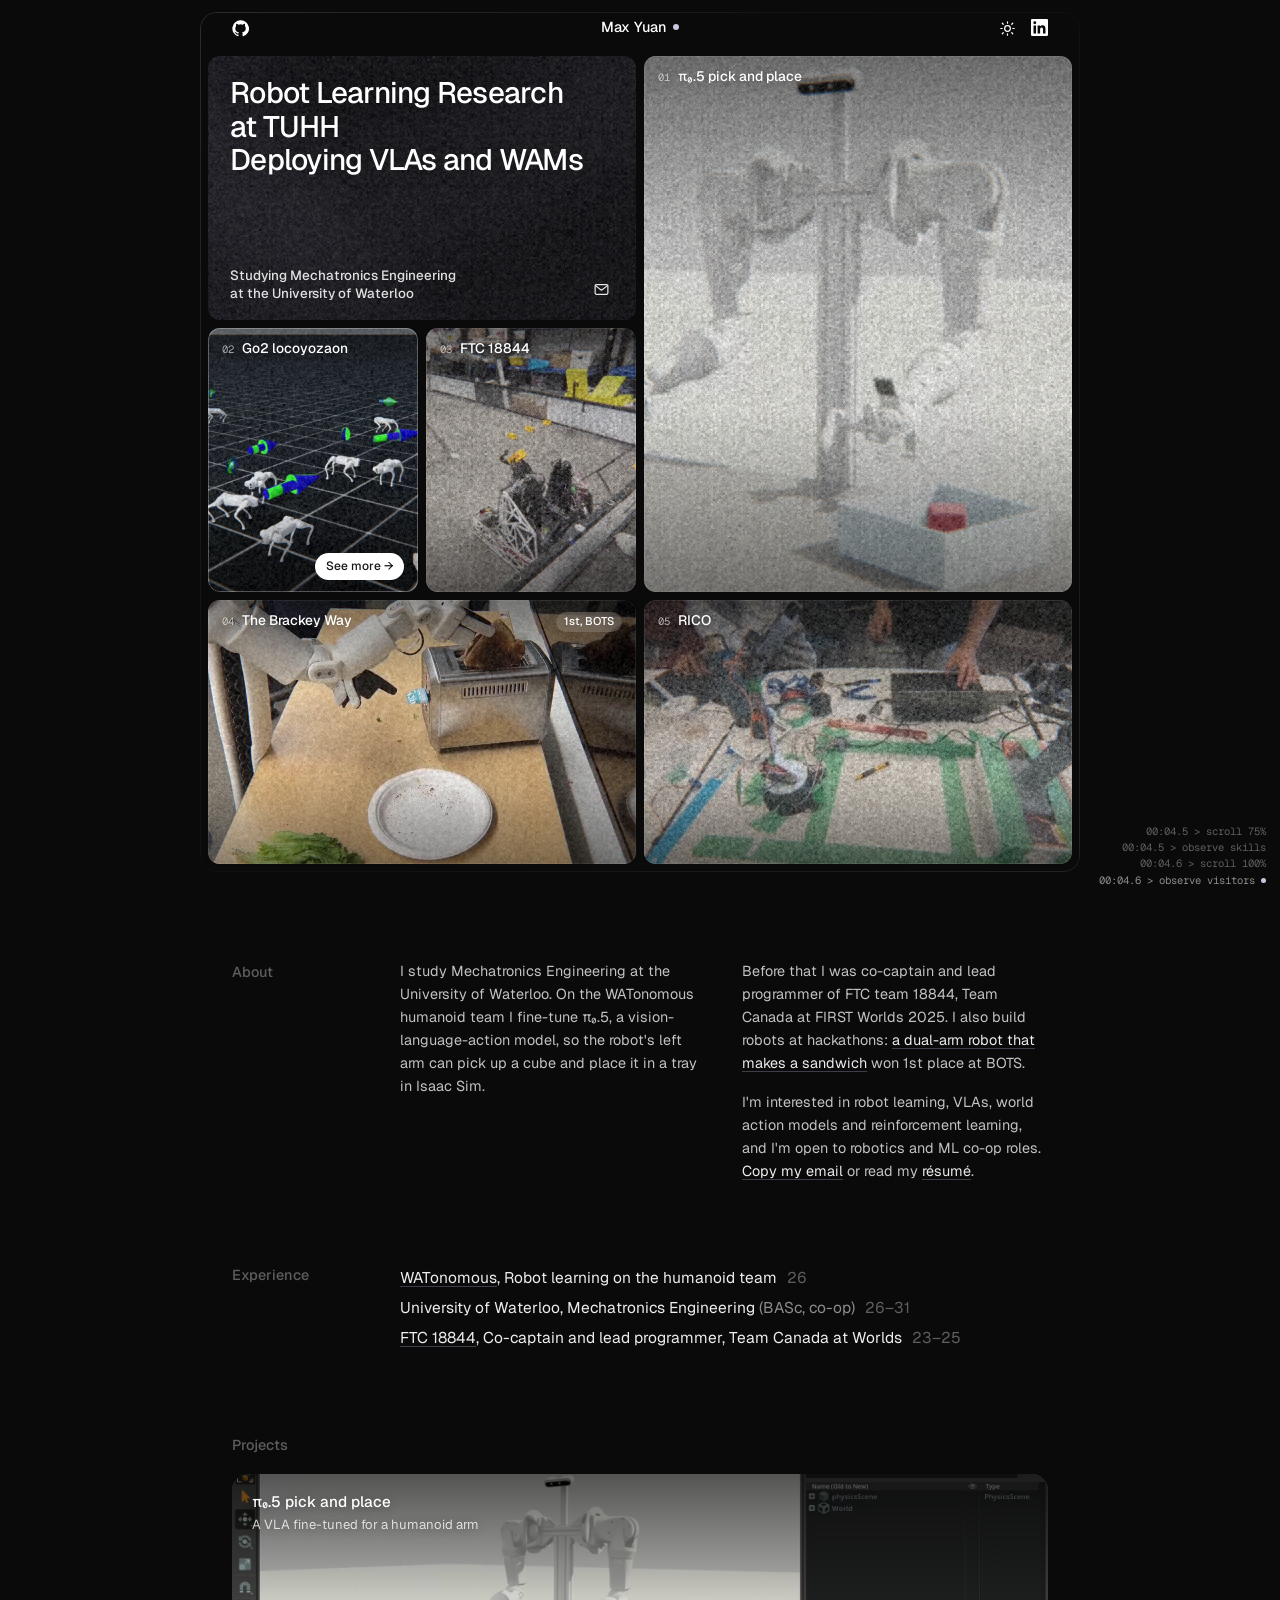
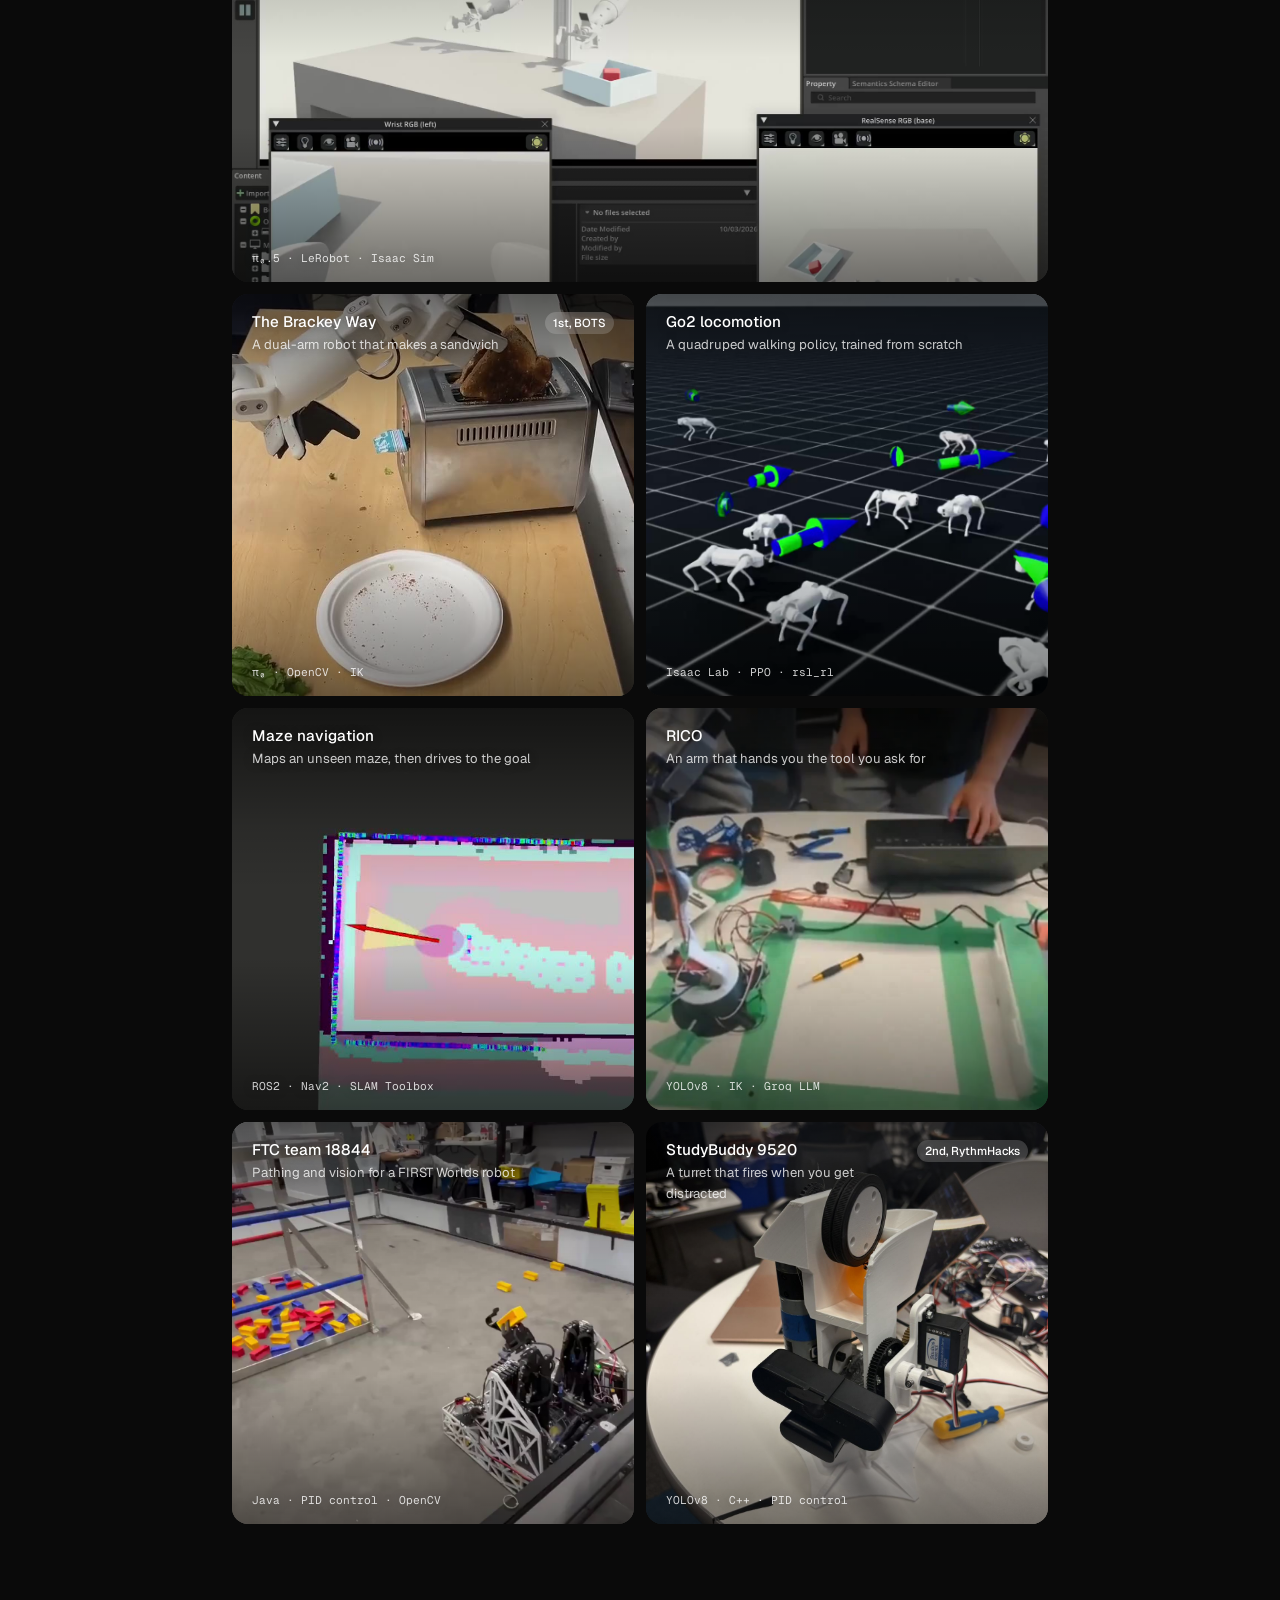
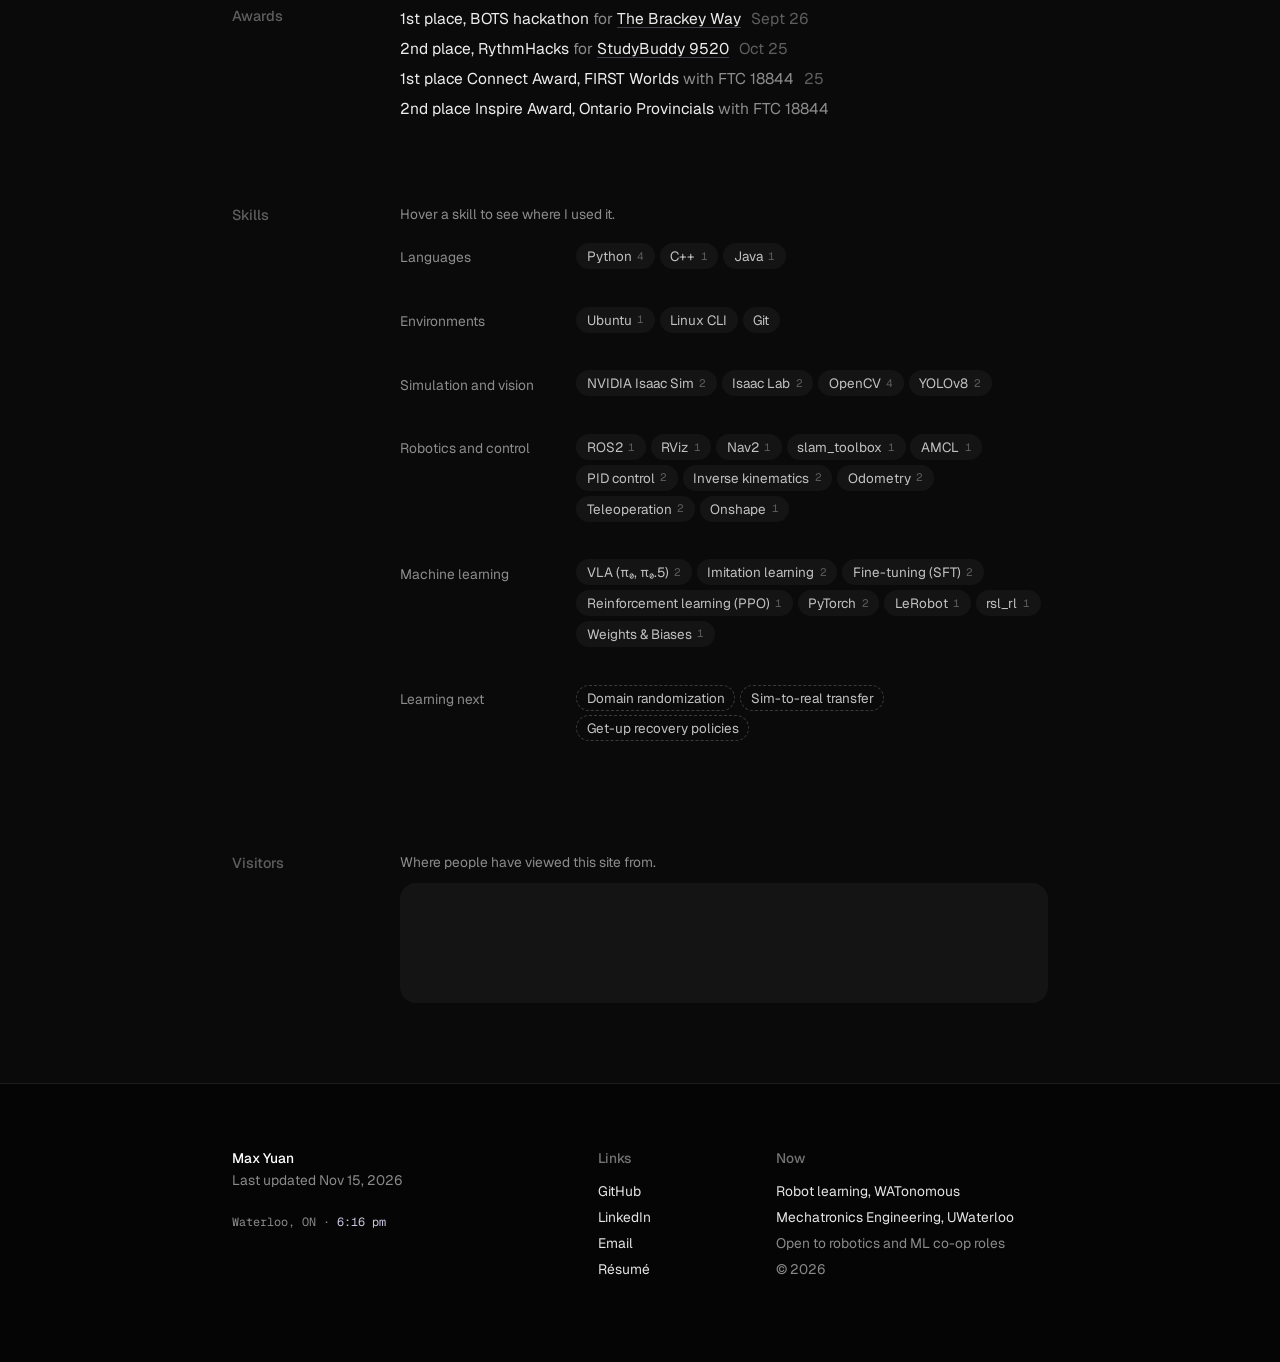
<file: index.html>
<!DOCTYPE html>
<html lang="en">
<head>
<meta charset="utf-8">
<meta name="viewport" content="width=device-width, initial-scale=1, viewport-fit=cover">
<title>Max Yuan · Robotics</title>
<meta name="description" content="Max Yuan, Mechatronics Engineering student at the University of Waterloo. Fine-tuning π₀.5 for robot manipulation on the WATonomous humanoid team, quadruped locomotion with PPO in Isaac Lab, and ROS2 Nav2 autonomy.">
<meta name="theme-color" content="#0a0a0a">
<meta name="color-scheme" content="light dark">
<!-- theme: the saved choice, else dark; set before anything is drawn -->
<script>var t='dark';try{t=localStorage.getItem('theme')||'dark'}catch(e){}document.documentElement.dataset.theme=t;var m=document.querySelector('meta[name=theme-color]');if(m)m.content=t==='dark'?'#0a0a0a':'#ffffff'</script>
<meta property="og:title" content="Max Yuan · Robotics">
<meta property="og:description" content="π₀.5 fine-tuning for manipulation on the WATonomous humanoid team, quadruped locomotion with PPO, and ROS2 autonomy. 1st place at the BOTS hackathon.">
<meta property="og:type" content="website">
<meta property="og:url" content="https://notmax08.github.io/">
<meta property="og:image" content="https://notmax08.github.io/assets/photos/bracket-toaster.jpg">
<meta name="twitter:card" content="summary_large_image">
<link rel="icon" href="data:image/svg+xml,%3Csvg xmlns='http://www.w3.org/2000/svg' viewBox='0 0 64 64'%3E%3Crect width='64' height='64' rx='14' fill='%23171717'/%3E%3Cpath d='M18 44V21l14 14 14-14v23' fill='none' stroke='%23fff' stroke-width='5' stroke-linecap='round' stroke-linejoin='round'/%3E%3Ccircle cx='50' cy='14' r='4' fill='%23c3b1fa'/%3E%3C/svg%3E">
<link rel="preconnect" href="https://fonts.googleapis.com">
<link rel="preconnect" href="https://fonts.gstatic.com" crossorigin>
<link href="https://fonts.googleapis.com/css2?family=Geist:wght@400;500;600&family=Geist+Mono:wght@400;500&display=swap" rel="stylesheet">
<!-- bump ?v= whenever style.css, main.js, home.js or transition.js changes: GitHub Pages caches for 10 min, and a stale stylesheet with new HTML breaks the layout -->
<link rel="stylesheet" href="style.css?v=2026-11-27a">
<script>document.documentElement.classList.add('js');</script>
<script src="main.js?v=2026-11-27a" defer></script>
<script src="transition.js?v=2026-11-27a" defer></script>
<script src="home.js?v=2026-11-27a" defer></script>
</head>

<body class="home">

<a class="skip-link" href="#main">Skip to content</a>

<svg width="0" height="0" style="position:absolute" aria-hidden="true" focusable="false">
  <symbol id="i-gh" viewBox="0 0 24 24"><path fill="currentColor" d="M12 .5a11.5 11.5 0 0 0-3.64 22.41c.58.1.79-.25.79-.56v-2c-3.2.7-3.88-1.37-3.88-1.37-.52-1.33-1.28-1.69-1.28-1.69-1.05-.71.08-.7.08-.7 1.16.08 1.77 1.19 1.77 1.19 1.03 1.77 2.7 1.26 3.36.96.1-.75.4-1.26.73-1.55-2.55-.29-5.24-1.28-5.24-5.69 0-1.26.45-2.29 1.19-3.09-.12-.29-.52-1.46.11-3.05 0 0 .97-.31 3.17 1.18a11 11 0 0 1 5.77 0c2.2-1.49 3.17-1.18 3.17-1.18.63 1.59.23 2.76.11 3.05.74.8 1.19 1.83 1.19 3.09 0 4.42-2.69 5.39-5.26 5.68.41.36.78 1.06.78 2.14v3.17c0 .31.21.67.8.56A11.5 11.5 0 0 0 12 .5Z"/></symbol>
  <symbol id="i-in" viewBox="0 0 24 24"><path fill="currentColor" d="M20.45 20.45h-3.56v-5.57c0-1.33-.03-3.04-1.85-3.04-1.86 0-2.14 1.45-2.14 2.94v5.67H9.34V9h3.42v1.56h.05c.48-.9 1.64-1.85 3.37-1.85 3.6 0 4.27 2.37 4.27 5.46v6.28ZM5.34 7.43a2.06 2.06 0 1 1 0-4.13 2.06 2.06 0 0 1 0 4.13ZM7.12 20.45H3.56V9h3.56v11.45ZM22.22 0H1.77C.79 0 0 .77 0 1.73v20.54C0 23.23.79 24 1.77 24h20.45c.98 0 1.78-.77 1.78-1.73V1.73C24 .77 23.2 0 22.22 0Z"/></symbol>
  <symbol id="i-mail" viewBox="0 0 24 24" fill="none" stroke="currentColor" stroke-width="1.7" stroke-linecap="round" stroke-linejoin="round"><rect x="3" y="5" width="18" height="14" rx="2"/><path d="m3.5 6.5 8.5 6.5 8.5-6.5"/></symbol>
</svg>

<header class="top on-hero" id="top">
  <span class="top-l"><a href="https://github.com/NotMax08" target="_blank" rel="noopener" aria-label="GitHub"><svg aria-hidden="true"><use href="#i-gh"/></svg></a></span>
  <a class="top-name" href="#about">Max Yuan<i aria-hidden="true"></i></a>
  <span class="top-r"><a href="https://linkedin.com/in/max-yuan-a0b34b36b" target="_blank" rel="noopener" aria-label="LinkedIn"><svg aria-hidden="true"><use href="#i-in"/></svg></a></span>
</header>

<!-- ========== hero: a grid of diffusion samples, one per project; they denoise under the cursor (home.js) ========== -->
<section class="hero" aria-label="Introduction and featured projects">
  <div class="hero-card" id="hero">
    <canvas class="hero-gl" aria-hidden="true"></canvas>
    <div class="hero-grid">

      <div class="ht ht-intro">
        <p class="hero-line" id="hero-line">Robot Learning Research at TUHH<br>Deploying VLAs and WAMs</p>
        <div class="hero-foot">
          <p class="hero-sub">Studying Mechatronics Engineering<br>at the University of Waterloo</p>
          <button class="hero-mail" type="button" data-copy aria-label="Copy my email address"><svg aria-hidden="true"><use href="#i-mail"/></svg></button>
        </div>
      </div>

      <a class="ht ht-pi" href="projects/pi05-pick-place.html" data-focus="0.6,0.55">
        <video class="ht-src" src="assets/grid/pi05.mp4" poster="assets/grid/pi05.jpg" muted loop playsinline autoplay preload="auto" aria-hidden="true"></video>
        <span class="ht-top"><b><span class="ht-n">01</span><span class="ht-t">π₀.5 pick and place</span></b></span>
        <span class="ht-bot"><span class="ht-tags">VLA · LeRobot · Isaac Sim</span><span class="ht-go">See more →</span></span>
      </a>

      <a class="ht ht-quad" href="projects/quadruped-ppo.html" data-focus="0.5,0.55">
        <video class="ht-src" src="assets/grid/quad.mp4" poster="assets/grid/quad.jpg" muted loop playsinline autoplay preload="auto" aria-hidden="true"></video>
        <span class="ht-top"><b><span class="ht-n">02</span><span class="ht-t">Go2 locomotion</span></b></span>
        <span class="ht-bot"><span class="ht-tags">PPO · Isaac Lab</span><span class="ht-go">See more →</span></span>
      </a>

      <a class="ht ht-ftc" href="projects/ftc-18844.html" data-focus="0.64,0.6">
        <video class="ht-src" src="assets/grid/ftc.mp4" poster="assets/grid/ftc.jpg" muted loop playsinline autoplay preload="auto" aria-hidden="true"></video>
        <span class="ht-top"><b><span class="ht-n">03</span><span class="ht-t">FTC 18844</span></b></span>
        <span class="ht-bot"><span class="ht-tags">Java · OpenCV</span><span class="ht-go">See more →</span></span>
      </a>

      <a class="ht ht-bw" href="projects/brackey-way.html" data-focus="0.45,0.5">
        <video class="ht-src" src="assets/grid/brackey.mp4" poster="assets/grid/brackey.jpg" muted loop playsinline autoplay preload="auto" aria-hidden="true"></video>
        <span class="ht-top"><b><span class="ht-n">04</span><span class="ht-t">The Brackey Way</span></b><span class="ht-award">1st, BOTS</span></span>
        <span class="ht-bot"><span class="ht-tags">π₀ · OpenCV · IK</span><span class="ht-go">See more →</span></span>
      </a>

      <a class="ht ht-rico" href="projects/rico-arm.html" data-focus="0.45,0.5">
        <video class="ht-src" src="assets/grid/rico.mp4" poster="assets/grid/rico.jpg" muted loop playsinline autoplay preload="auto" aria-hidden="true"></video>
        <span class="ht-top"><b><span class="ht-n">05</span><span class="ht-t">RICO</span></b></span>
        <span class="ht-bot"><span class="ht-tags">YOLOv8 · IK · Groq LLM</span><span class="ht-go">See more →</span></span>
      </a>

    </div>
    <div class="hero-read" aria-hidden="true"></div>
  </div>
</section>

<main id="main" tabindex="-1">
<div class="col">

  <!-- ========== about ========== -->
  <section class="sec" id="about" aria-labelledby="about-h">
    <h2 id="about-h"><span>About</span></h2>
    <div class="about" id="contact">
      <p>I study Mechatronics Engineering at the University of Waterloo. On the WATonomous humanoid team I fine-tune π₀.5, a vision-language-action model, so the robot's left arm can pick up a cube and place it in a tray in Isaac Sim.</p>
      <p>Before that I was co-captain and lead programmer of FTC team 18844, Team Canada at FIRST Worlds 2025. I also build robots at hackathons: <a href="projects/brackey-way.html">a dual-arm robot that makes a sandwich</a> won 1st place at BOTS.</p>
      <p>I'm interested in robot learning, VLAs, world action models and reinforcement learning, and I'm open to robotics and ML co-op roles. <button class="plain-link" type="button" data-copy>Copy my email</button> or read my <a href="resume.pdf" target="_blank" rel="noopener">résumé</a>.</p>
    </div>
  </section>

  <!-- ========== experience ========== -->
  <section class="sec" id="experience" aria-labelledby="experience-h">
    <h2 id="experience-h"><span>Experience</span></h2>
    <ul class="rows">
      <li><a href="projects/pi05-pick-place.html">WATonomous</a>, Robot learning on the humanoid team <span class="yr">26</span></li>
      <li>University of Waterloo, Mechatronics Engineering <span class="what">(BASc, co-op)</span> <span class="yr">26–31</span></li>
      <li><a href="projects/ftc-18844.html">FTC 18844</a>, Co-captain and lead programmer, Team Canada at Worlds <span class="yr">23–25</span></li>
    </ul>
  </section>

  <!-- ========== projects ========== -->
  <section class="sec sec-wide" id="projects" aria-labelledby="projects-h">
    <h2 id="projects-h"><span>Projects</span></h2>
    <div class="projects">

      <article class="proj proj-wide">
        <a class="proj-card" href="projects/pi05-pick-place.html">
          <video src="assets/hero/pi05.mp4" poster="assets/hero/pi05.jpg" muted loop playsinline preload="none" data-loop aria-hidden="true"></video>
          <span class="proj-top"><span><b>π₀.5 pick and place</b><small>A VLA fine-tuned for a humanoid arm</small></span></span>
          <span class="proj-bot"><span class="proj-tags">π₀.5 · LeRobot · Isaac Sim</span><span class="proj-go">See more →</span></span>
        </a>
      </article>

      <article class="proj">
        <a class="proj-card" href="projects/brackey-way.html">
          <video src="assets/hero/brackey.mp4" poster="assets/hero/brackey.jpg" muted loop playsinline preload="none" data-loop aria-hidden="true"></video>
          <span class="proj-top"><span><b>The Brackey Way</b><small>A dual-arm robot that makes a sandwich</small></span><span class="proj-award">1st, BOTS</span></span>
          <span class="proj-bot"><span class="proj-tags">π₀ · OpenCV · IK</span><span class="proj-go">See more →</span></span>
        </a>
      </article>

      <article class="proj">
        <a class="proj-card" href="projects/quadruped-ppo.html">
          <video src="assets/hero/quad.mp4" poster="assets/hero/quad.jpg" muted loop playsinline preload="none" data-loop aria-hidden="true"></video>
          <span class="proj-top"><span><b>Go2 locomotion</b><small>A quadruped walking policy, trained from scratch</small></span></span>
          <span class="proj-bot"><span class="proj-tags">Isaac Lab · PPO · rsl_rl</span><span class="proj-go">See more →</span></span>
        </a>
      </article>

      <article class="proj">
        <a class="proj-card" href="projects/maze-nav2.html">
          <video src="assets/loops/nav.mp4" poster="assets/loops/nav.jpg" muted loop playsinline preload="none" data-loop aria-hidden="true"></video>
          <span class="proj-top"><span><b>Maze navigation</b><small>Maps an unseen maze, then drives to the goal</small></span></span>
          <span class="proj-bot"><span class="proj-tags">ROS2 · Nav2 · SLAM Toolbox</span><span class="proj-go">See more →</span></span>
        </a>
      </article>

      <article class="proj">
        <a class="proj-card" href="projects/rico-arm.html">
          <video src="assets/hero/rico.mp4" poster="assets/hero/rico.jpg" muted loop playsinline preload="none" data-loop aria-hidden="true"></video>
          <span class="proj-top"><span><b>RICO</b><small>An arm that hands you the tool you ask for</small></span></span>
          <span class="proj-bot"><span class="proj-tags">YOLOv8 · IK · Groq LLM</span><span class="proj-go">See more →</span></span>
        </a>
      </article>

      <article class="proj">
        <a class="proj-card" href="projects/ftc-18844.html">
          <video src="assets/hero/ftc.mp4" poster="assets/hero/ftc.jpg" muted loop playsinline preload="none" data-loop aria-hidden="true"></video>
          <span class="proj-top"><span><b>FTC team 18844</b><small>Pathing and vision for a FIRST Worlds robot</small></span></span>
          <span class="proj-bot"><span class="proj-tags">Java · PID control · OpenCV</span><span class="proj-go">See more →</span></span>
        </a>
      </article>

      <article class="proj" id="studybuddy">
        <a class="proj-card" href="https://devpost.com/software/study-buddy-9520" target="_blank" rel="noopener">
          <img src="assets/studybuddy/turret.jpg" alt="" width="1200" height="1600" loading="lazy">
          <span class="proj-top"><span><b>StudyBuddy 9520</b><small>A turret that fires when you get distracted</small></span><span class="proj-award">2nd, RythmHacks</span></span>
          <span class="proj-bot"><span class="proj-tags">YOLOv8 · C++ · PID control</span><span class="proj-go">Devpost ↗</span></span>
        </a>
      </article>

    </div>
  </section>

  <!-- ========== awards ========== -->
  <section class="sec" id="awards" aria-labelledby="awards-h">
    <h2 id="awards-h"><span>Awards</span></h2>
    <ul class="rows">
      <li>1st place, BOTS hackathon <span class="what">for</span> <a href="projects/brackey-way.html">The Brackey Way</a> <span class="yr">Sept 26</span></li>
      <li>2nd place, RythmHacks <span class="what">for</span> <a href="#studybuddy">StudyBuddy 9520</a> <span class="yr">Oct 25</span></li>
      <li>1st place Connect Award, FIRST Worlds <span class="what">with FTC 18844</span> <span class="yr">25</span></li>
      <li>2nd place Inspire Award, Ontario Provincials <span class="what">with FTC 18844</span></li>
    </ul>
  </section>

  <!-- ========== skills ========== -->
  <section class="sec" id="skills" aria-labelledby="skills-h">
    <h2 id="skills-h"><span>Skills</span></h2>
    <div>
      <p class="sec-note">Hover a skill to see where I used it.</p>
      <div class="skill-groups">
        <div class="skill-group">
          <h3>Languages</h3>
          <div>
            <div class="skill-chips">
              <button class="skill" type="button" data-used="pi05,quad,rico,turret">Python <span class="n">4</span></button>
              <button class="skill" type="button" data-used="turret">C++ <span class="n">1</span></button>
              <button class="skill" type="button" data-used="ftc">Java <span class="n">1</span></button>
            </div>
            <p class="skill-used" aria-live="polite"></p>
          </div>
        </div>

        <div class="skill-group">
          <h3>Environments</h3>
          <div>
            <div class="skill-chips">
              <button class="skill" type="button" data-used="maze">Ubuntu <span class="n">1</span></button>
              <span class="skill">Linux CLI</span>
              <span class="skill">Git</span>
            </div>
            <p class="skill-used" aria-live="polite"></p>
          </div>
        </div>

        <div class="skill-group">
          <h3>Simulation and vision</h3>
          <div>
            <div class="skill-chips">
              <button class="skill" type="button" data-used="pi05,maze">NVIDIA Isaac Sim <span class="n">2</span></button>
              <button class="skill" type="button" data-used="quad,pi05">Isaac Lab <span class="n">2</span></button>
              <button class="skill" type="button" data-used="brackey,rico,ftc,turret">OpenCV <span class="n">4</span></button>
              <button class="skill" type="button" data-used="rico,turret">YOLOv8 <span class="n">2</span></button>
            </div>
            <p class="skill-used" aria-live="polite"></p>
          </div>
        </div>

        <div class="skill-group">
          <h3>Robotics and control</h3>
          <div>
            <div class="skill-chips">
              <button class="skill" type="button" data-used="maze">ROS2 <span class="n">1</span></button>
              <button class="skill" type="button" data-used="maze">RViz <span class="n">1</span></button>
              <button class="skill" type="button" data-used="maze">Nav2 <span class="n">1</span></button>
              <button class="skill" type="button" data-used="maze">slam_toolbox <span class="n">1</span></button>
              <button class="skill" type="button" data-used="maze">AMCL <span class="n">1</span></button>
              <button class="skill" type="button" data-used="ftc,turret">PID control <span class="n">2</span></button>
              <button class="skill" type="button" data-used="brackey,rico">Inverse kinematics <span class="n">2</span></button>
              <button class="skill" type="button" data-used="ftc,maze">Odometry <span class="n">2</span></button>
              <button class="skill" type="button" data-used="pi05,brackey">Teleoperation <span class="n">2</span></button>
              <button class="skill" type="button" data-used="turret">Onshape <span class="n">1</span></button>
            </div>
            <p class="skill-used" aria-live="polite"></p>
          </div>
        </div>

        <div class="skill-group">
          <h3>Machine learning</h3>
          <div>
            <div class="skill-chips">
              <button class="skill" type="button" data-used="pi05,brackey">VLA (π₀, π₀.5) <span class="n">2</span></button>
              <button class="skill" type="button" data-used="pi05,brackey">Imitation learning <span class="n">2</span></button>
              <button class="skill" type="button" data-used="pi05,brackey">Fine-tuning (SFT) <span class="n">2</span></button>
              <button class="skill" type="button" data-used="quad">Reinforcement learning (PPO) <span class="n">1</span></button>
              <button class="skill" type="button" data-used="pi05,quad">PyTorch <span class="n">2</span></button>
              <button class="skill" type="button" data-used="pi05">LeRobot <span class="n">1</span></button>
              <button class="skill" type="button" data-used="quad">rsl_rl <span class="n">1</span></button>
              <button class="skill" type="button" data-used="pi05">Weights &amp; Biases <span class="n">1</span></button>
            </div>
            <p class="skill-used" aria-live="polite"></p>
          </div>
        </div>

        <div class="skill-group upcoming" data-prefix="next">
          <h3>Learning next</h3>
          <div>
            <div class="skill-chips">
              <button class="skill" type="button" data-used="quad">Domain randomization</button>
              <button class="skill" type="button" data-used="quad">Sim-to-real transfer</button>
              <button class="skill" type="button" data-used="quad">Get-up recovery policies</button>
            </div>
            <p class="skill-used" aria-live="polite"></p>
          </div>
        </div>
      </div>
    </div>
  </section>

  <!-- ========== visitors ========== -->
  <!-- MapMyVisitors map. Paste the d= code from the mapmyvisitors.com embed snippet into data-mmv;
       the section stays hidden while it is empty. -->
  <section class="sec" id="visitors" aria-labelledby="visitors-h" data-mmv="d1AabU7bjarD4xrVxiDeV2D2OX7NplccU1Iy2xgegc8" hidden>
    <h2 id="visitors-h"><span>Visitors</span></h2>
    <div>
      <p class="sec-note">Where people have viewed this site from.</p>
      <div class="visitor-map"></div>
    </div>
  </section>

</div>
</main>

<footer class="foot" id="links">
  <div class="foot-inner">
    <div>
      <p class="name">Max Yuan</p>
      <p class="muted">Last updated Nov 15, 2026</p>
      <p class="clock">Waterloo, ON · <b data-clock>--:--</b></p>
    </div>
    <div>
      <h2>Links</h2>
      <ul>
        <li><a href="https://github.com/NotMax08" target="_blank" rel="noopener">GitHub</a></li>
        <li><a href="https://linkedin.com/in/max-yuan-a0b34b36b" target="_blank" rel="noopener">LinkedIn</a></li>
        <li><a href="mailto:maxyuan081205@gmail.com">Email</a></li>
        <li><a href="resume.pdf" target="_blank" rel="noopener">Résumé</a></li>
      </ul>
    </div>
    <div>
      <h2>Now</h2>
      <ul>
        <li>Robot learning, WATonomous</li>
        <li>Mechatronics Engineering, UWaterloo</li>
        <li class="muted">Open to robotics and ML co-op roles</li>
        <li class="muted">© <span data-year>2026</span></li>
      </ul>
    </div>
  </div>
</footer>

<div class="toast" id="toast" role="status" aria-live="polite"></div>
<ol class="alog" id="alog" aria-hidden="true"></ol>

</body>
</html>
</file>
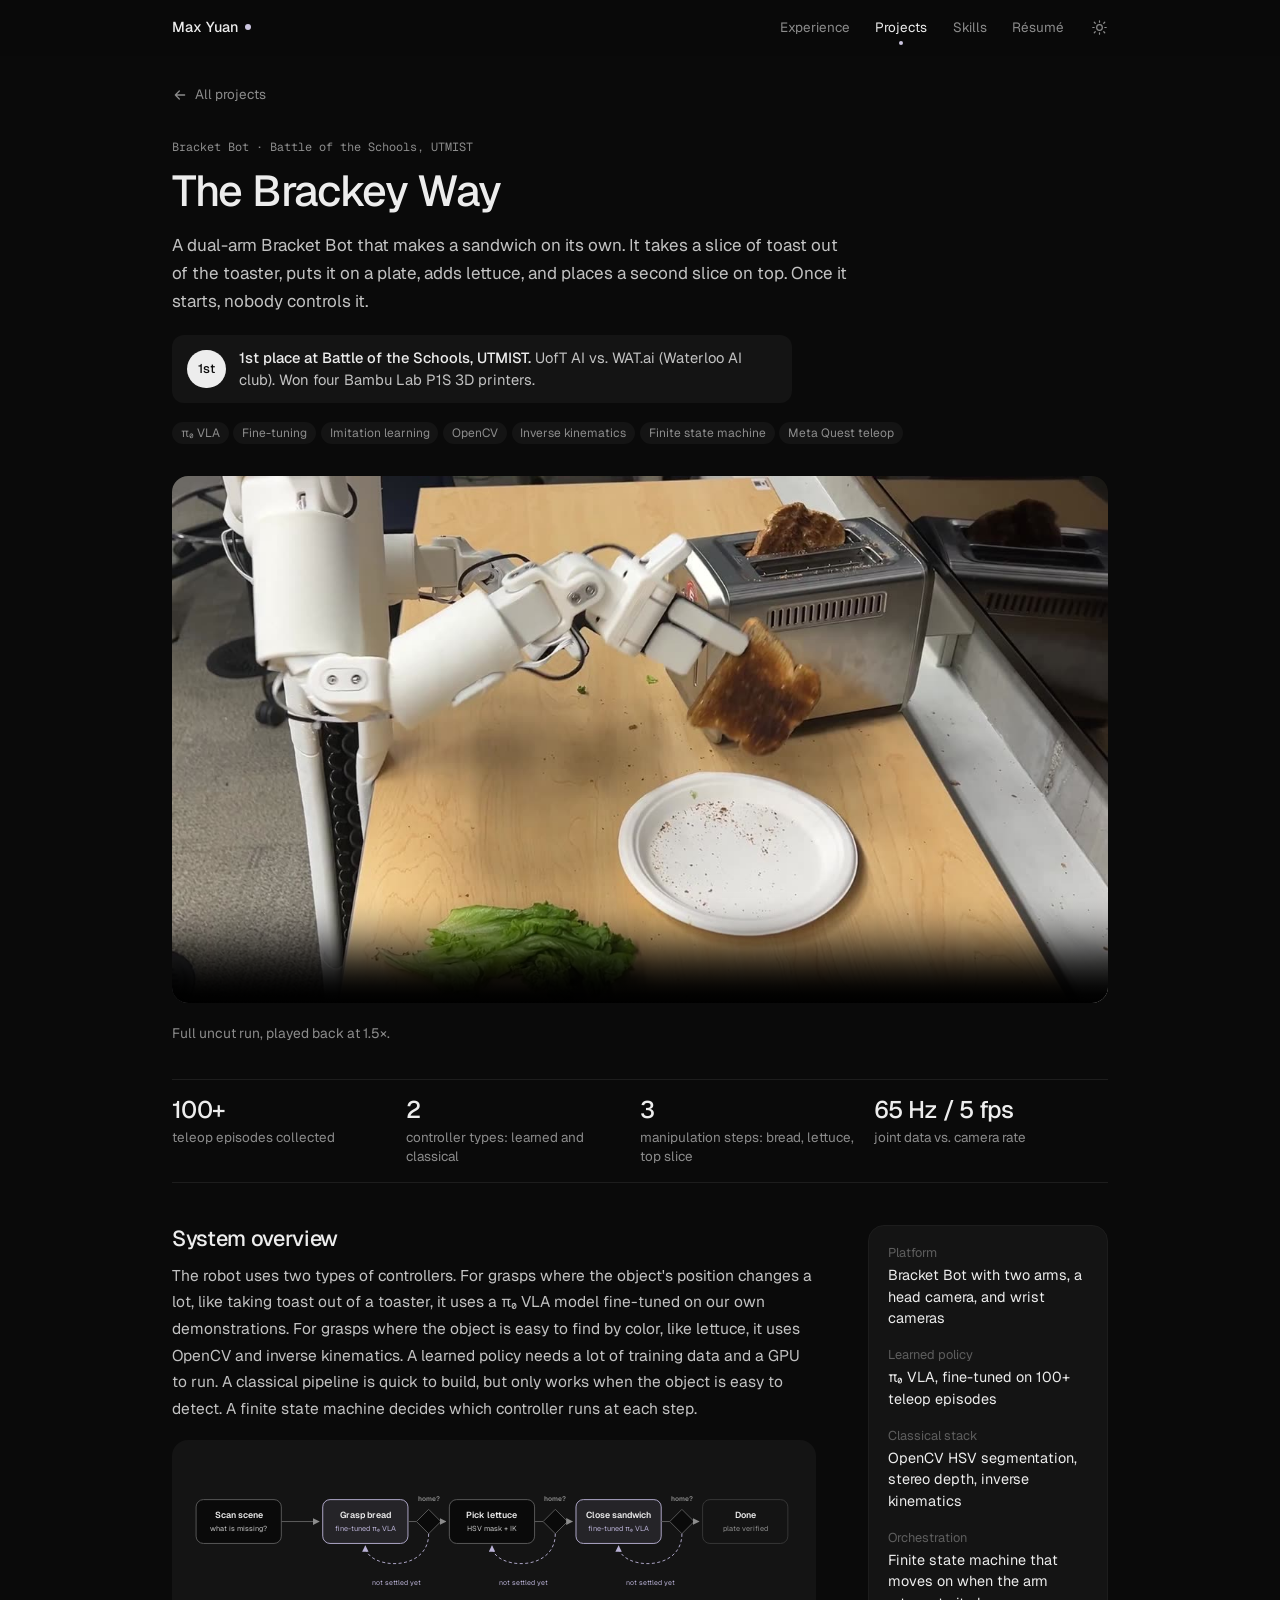
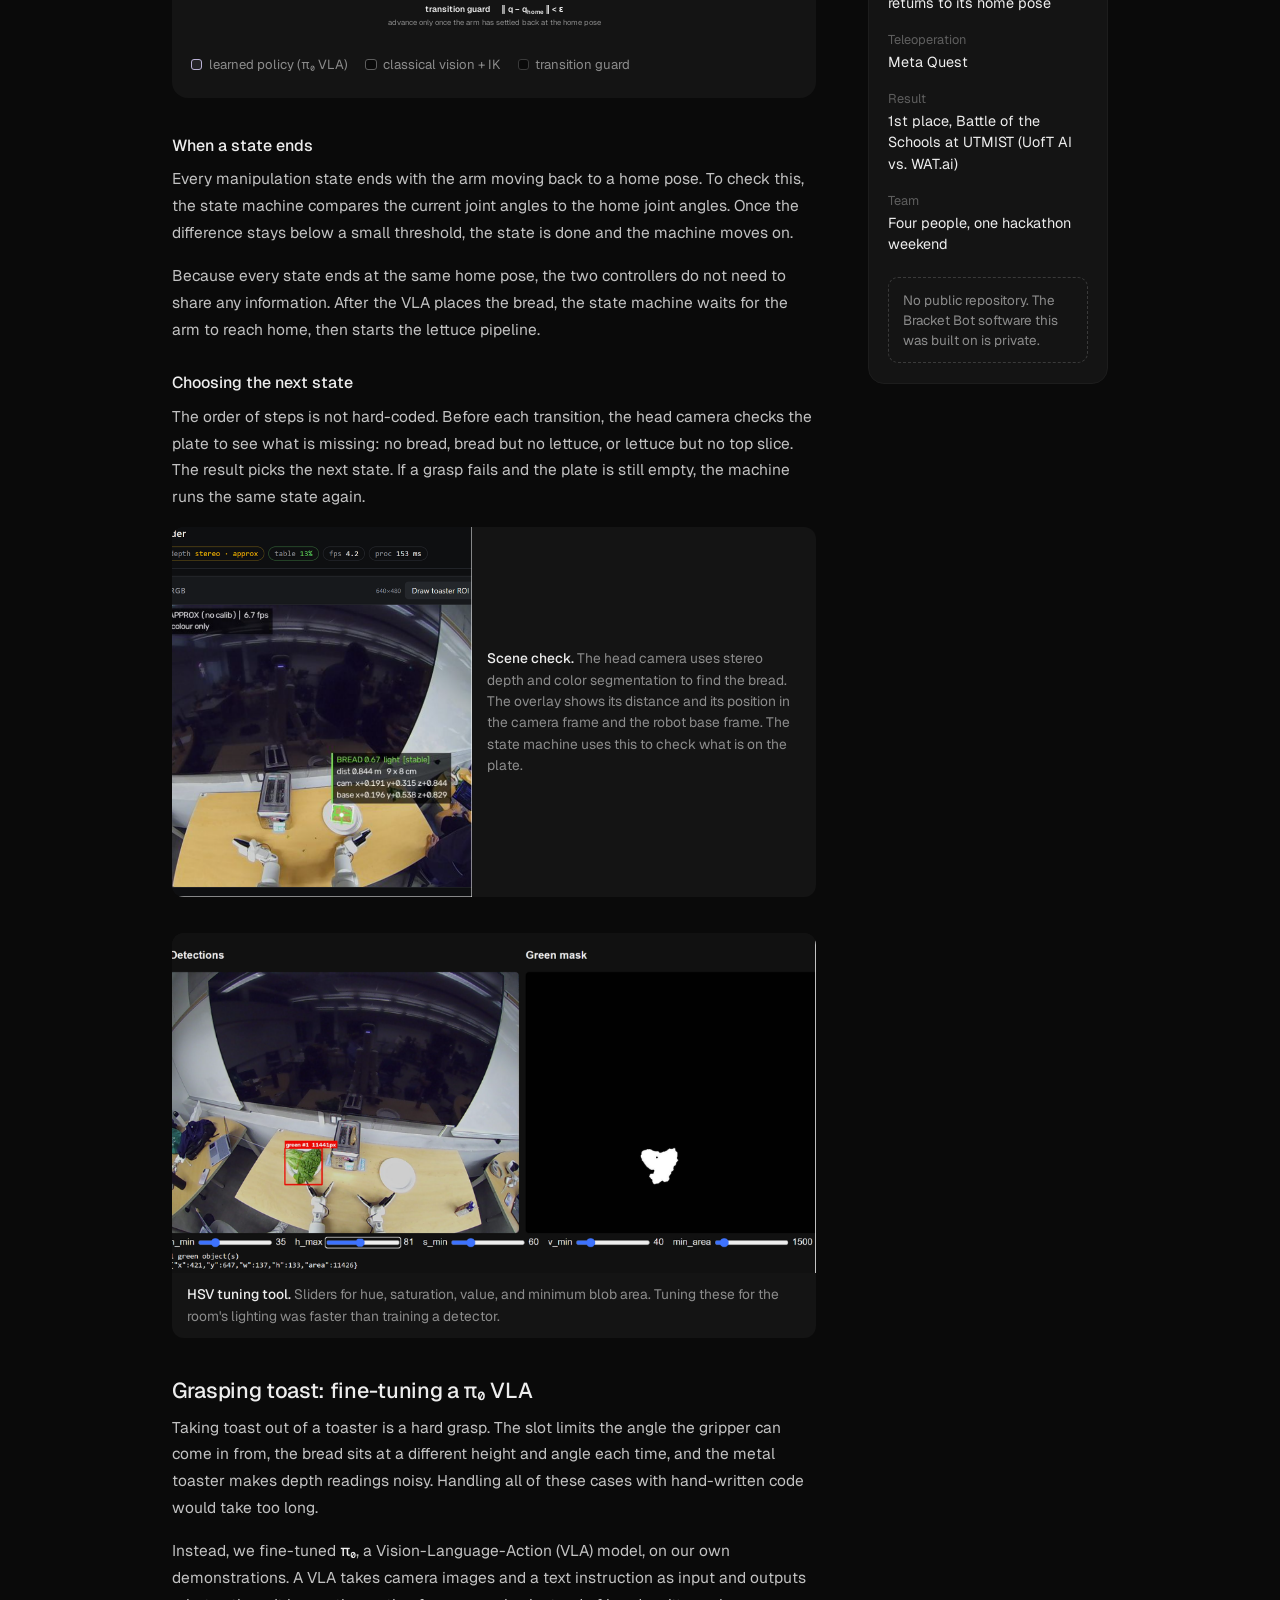
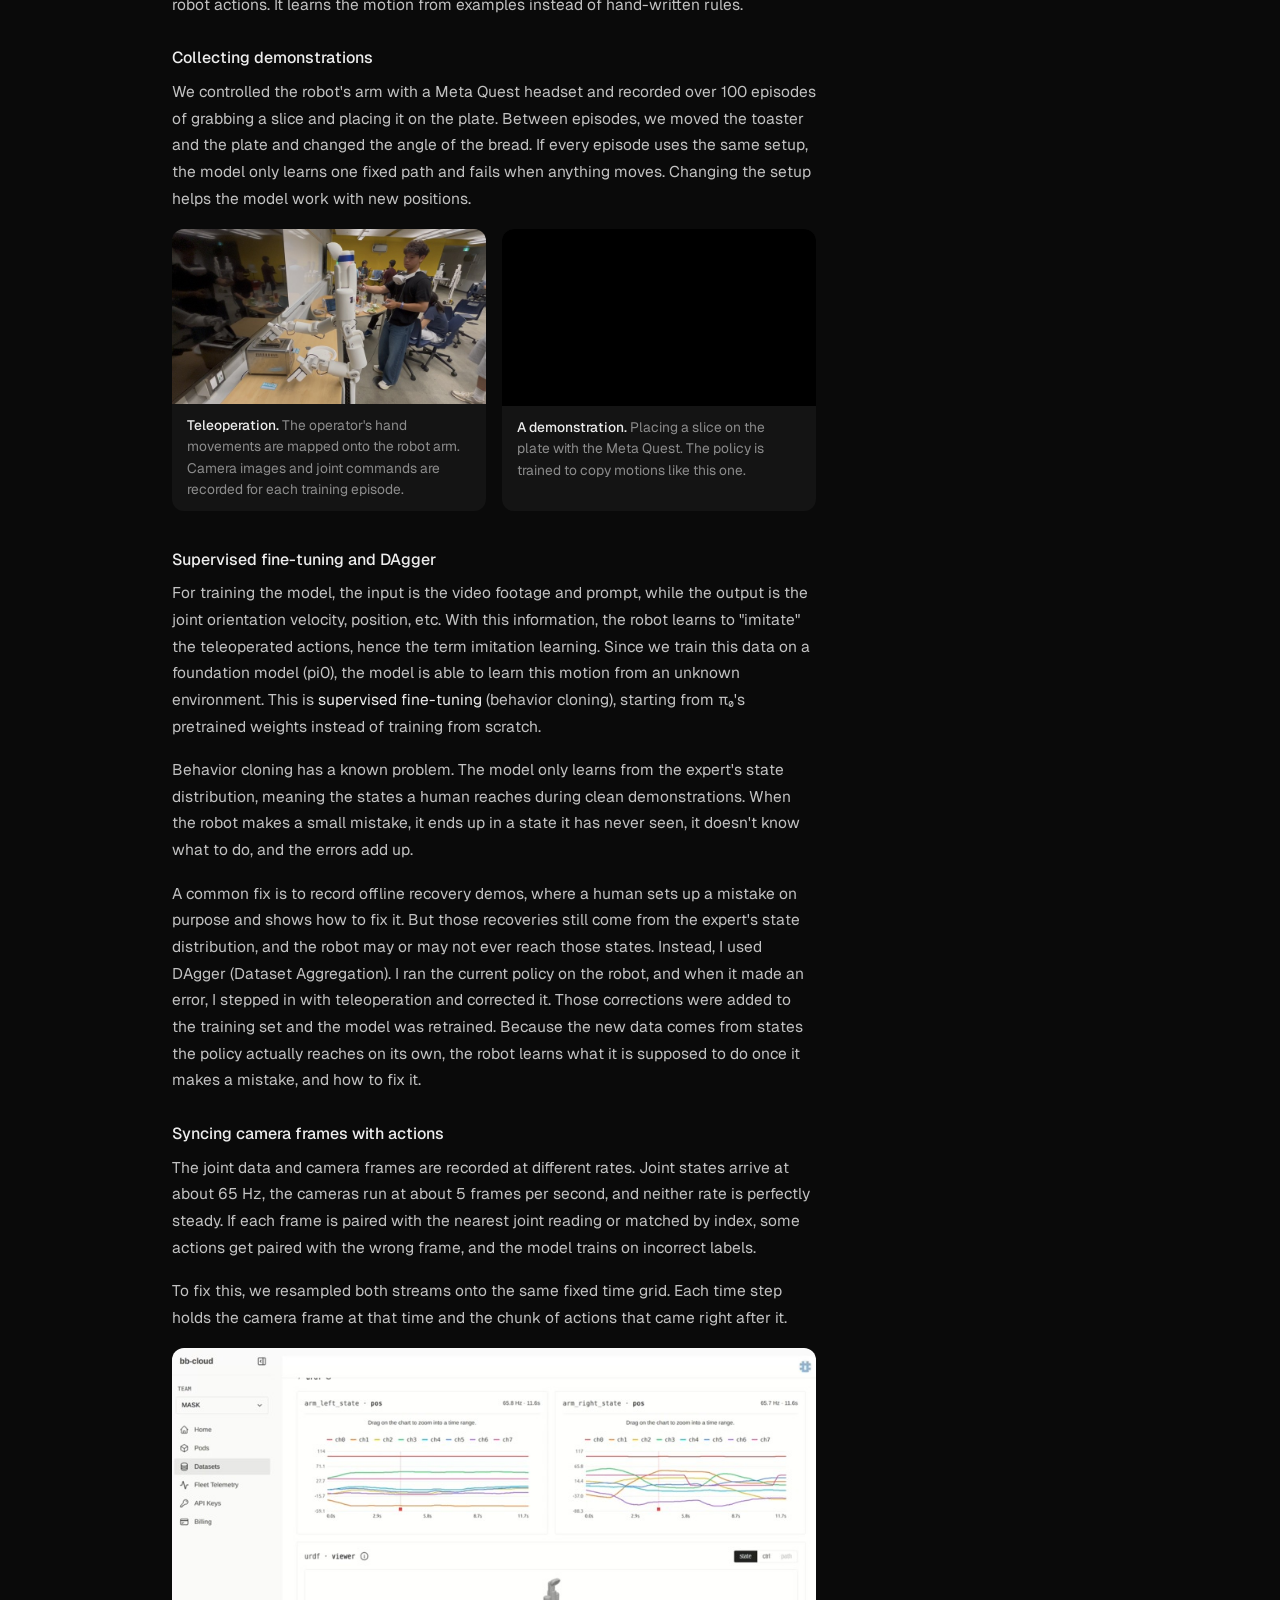
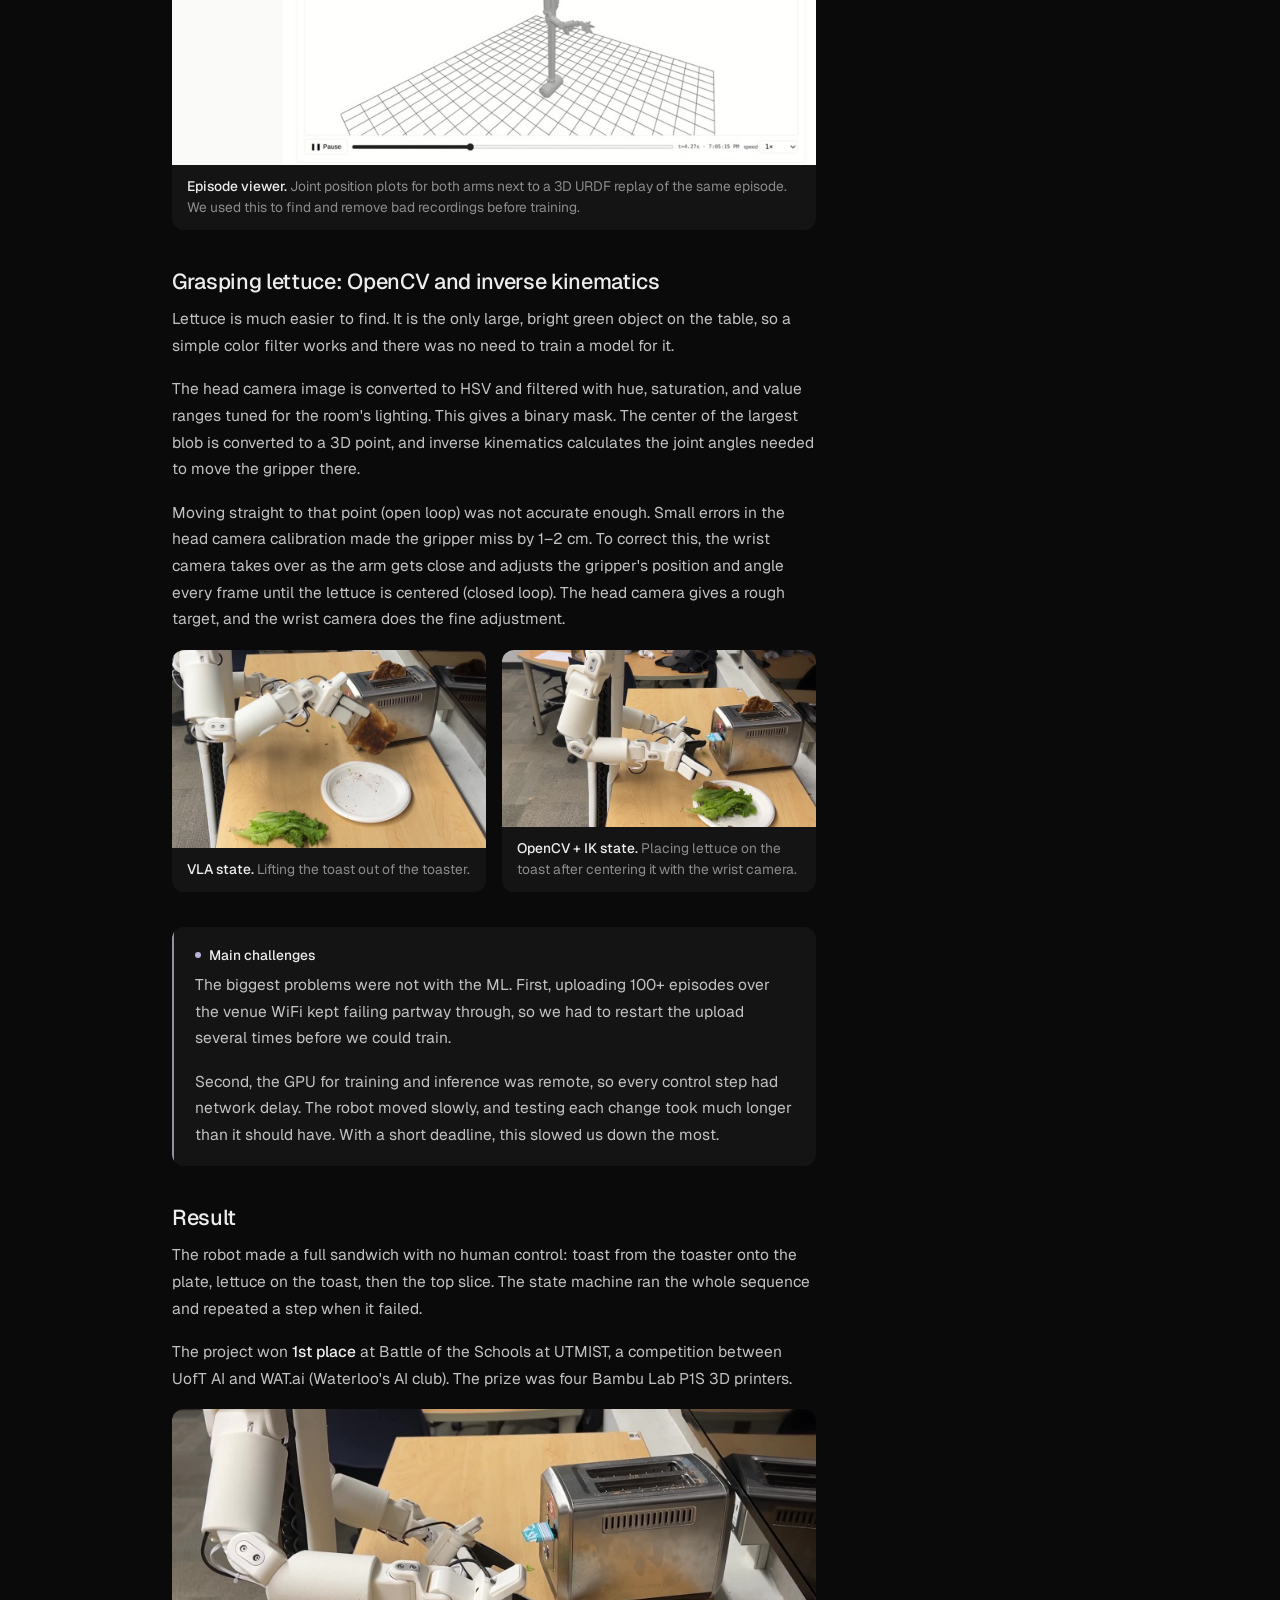
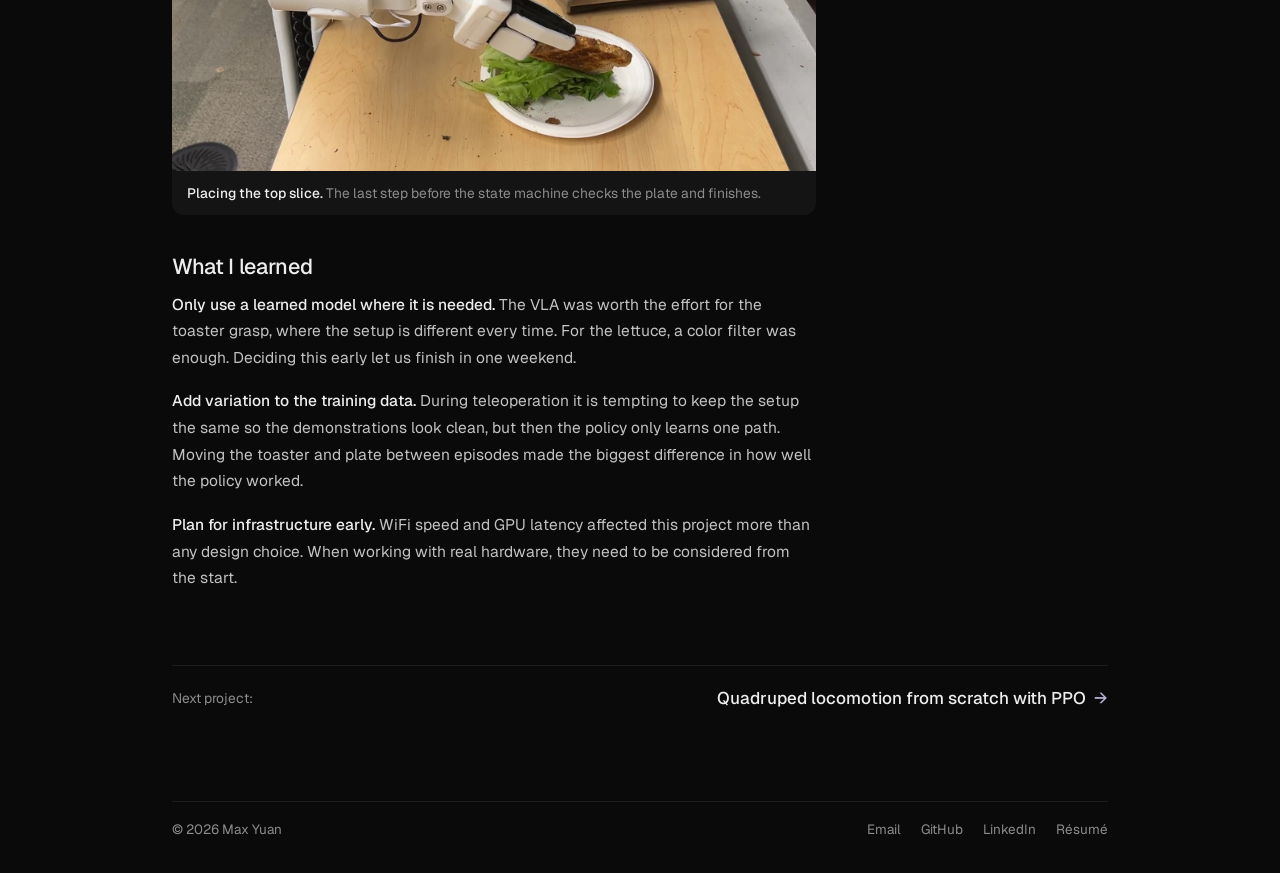
<file: projects/brackey-way.html>
<!DOCTYPE html>
<html lang="en" data-root="../">
<head>
<meta charset="utf-8">
<meta name="viewport" content="width=device-width, initial-scale=1">
<title>The Brackey Way — autonomous sandwich assembly — Max Yuan</title>
<meta name="description" content="A Bracket Bot that makes a sandwich on its own: a fine-tuned pi0 VLA takes toast out of a toaster, an OpenCV + IK pipeline picks up lettuce, and a finite state machine runs the steps in order.">
<meta property="og:title" content="The Brackey Way — autonomous sandwich assembly">
<meta property="og:description" content="A fine-tuned pi0 VLA for the difficult grasps, OpenCV + inverse kinematics for the simple ones, and a state machine that switches between them.">
<meta property="og:type" content="article">
<link rel="preconnect" href="https://fonts.googleapis.com">
<link rel="preconnect" href="https://fonts.gstatic.com" crossorigin>
<link href="https://fonts.googleapis.com/css2?family=Geist:wght@400;500;600&family=Geist+Mono:wght@400;500&display=swap" rel="stylesheet">
<meta name="theme-color" content="#0a0a0a">
<meta name="color-scheme" content="light dark">
<!-- theme: the saved choice, else dark; set before anything is drawn -->
<script>var t='dark';try{t=localStorage.getItem('theme')||'dark'}catch(e){}document.documentElement.dataset.theme=t;var m=document.querySelector('meta[name=theme-color]');if(m)m.content=t==='dark'?'#0a0a0a':'#ffffff'</script>
<link rel="icon" href="data:image/svg+xml,%3Csvg xmlns='http://www.w3.org/2000/svg' viewBox='0 0 64 64'%3E%3Crect width='64' height='64' rx='14' fill='%23171717'/%3E%3Cpath d='M18 44V21l14 14 14-14v23' fill='none' stroke='%23fff' stroke-width='5' stroke-linecap='round' stroke-linejoin='round'/%3E%3Ccircle cx='50' cy='14' r='4' fill='%23c3b1fa'/%3E%3C/svg%3E">
<!-- bump ?v= whenever style.css, main.js or transition.js changes: GitHub Pages caches for 10 min, and a stale stylesheet with new HTML breaks the layout -->
<link rel="stylesheet" href="../style.css?v=2026-11-26a">
<script>document.documentElement.classList.add('js');</script>
<script src="../main.js?v=2026-11-26a" defer></script>
<script src="../transition.js?v=2026-11-26a" defer></script>
<!-- arriving from "imagining the future": start dark so the predicted frame can dissolve into the page -->
<style>html.wam-arriving,html.wam-arriving body{background:#0a0a0a}html.wam-arriving body>*:not(.wam){visibility:hidden}</style>
<script>try{if(sessionStorage.getItem('wam-arrive'))document.documentElement.classList.add('wam-arriving')}catch(e){}</script>
</head>

<body class="case-page">

<a class="skip-link" href="#main">Skip to content</a>

<svg width="0" height="0" style="position:absolute" aria-hidden="true" focusable="false">
  <symbol id="i-arrow-left" viewBox="0 0 24 24" fill="none" stroke="currentColor" stroke-width="1.9" stroke-linecap="round" stroke-linejoin="round"><path d="M19 12H5M11 18l-6-6 6-6"/></symbol>
</svg>

<header class="nav" id="nav">
  <div class="nav-inner">
    <a class="brand" href="../index.html">Max Yuan</a>
    <nav class="nav-links" aria-label="Primary">
      <a href="../index.html#experience">Experience</a>
      <a href="../index.html#projects" aria-current="page">Projects</a>
      <a href="../index.html#skills">Skills</a>
      <a href="../resume.pdf" target="_blank" rel="noopener">Résumé</a>
    </nav>
  </div>
</header>


<div class="wrap">
  <a class="back" href="../index.html#projects"><svg class="i" aria-hidden="true"><use href="#i-arrow-left"/></svg>All projects</a>
</div>

<main id="main" tabindex="-1">

  <div class="project-card">

  <header class="wrap case-head">
    <p class="eyebrow">Bracket Bot · Battle of the Schools, UTMIST</p>
    <h1>The Brackey Way</h1>
    <p class="lede">A dual-arm Bracket Bot that makes a sandwich on its own. It takes a slice of toast out of the toaster, puts it on a plate, adds lettuce, and places a second slice on top. Once it starts, nobody controls it.</p>
    <div class="award">
      <span class="award-place">1st</span>
      <p><b>1st place at Battle of the Schools, UTMIST.</b> UofT AI vs. WAT.ai (Waterloo AI club). Won four Bambu Lab P1S 3D printers.</p>
    </div>
    <p class="case-stack"><span>π₀ VLA</span><span>Fine-tuning</span><span>Imitation learning</span><span>OpenCV</span><span>Inverse kinematics</span><span>Finite state machine</span><span>Meta Quest teleop</span></p>
  </header>

  <div class="wrap">
    <div class="case-media">
      <video controls playsinline preload="metadata" poster="../assets/brackey/poster.jpg" aria-label="Bracket Bot assembling a sandwich autonomously">
        <source src="../assets/brackey/brackey_demo.mp4" type="video/mp4">
      </video>
    </div>
    <p class="media-note">Full uncut run, played back at 1.5×.</p>
  </div>

  <div class="wrap">
    <div class="stat-row">
      <div class="stat"><b>100+</b><span>teleop episodes collected</span></div>
      <div class="stat"><b>2</b><span>controller types: learned and classical</span></div>
      <div class="stat"><b>3</b><span>manipulation steps: bread, lettuce, top slice</span></div>
      <div class="stat"><b>65 Hz / 5 fps</b><span>joint data vs. camera rate</span></div>
    </div>
  </div>

  <div class="wrap case-body">
    <div>

      <h2>System overview</h2>

      <p>The robot uses two types of controllers. For grasps where the object's position changes a lot, like taking toast out of a toaster, it uses a π₀ VLA model fine-tuned on our own demonstrations. For grasps where the object is easy to find by color, like lettuce, it uses OpenCV and inverse kinematics. A learned policy needs a lot of training data and a GPU to run. A classical pipeline is quick to build, but only works when the object is easy to detect. A finite state machine decides which controller runs at each step.</p>

      <div class="fsm">
        <svg viewBox="0 0 1000 300" role="img" aria-label="State machine: scan the scene, grasp bread with the fine-tuned VLA, pick lettuce with OpenCV and inverse kinematics, close the sandwich with the VLA, done. After each manipulation state the machine advances only once the arm has settled back at its home pose.">
          <defs>
            <marker id="ah" viewBox="0 0 10 10" refX="9" refY="5" markerWidth="7" markerHeight="7" orient="auto-start-reverse">
              <path d="M0 0 L10 5 L0 10 z" class="t-muted"></path>
            </marker>
            <marker id="ahb" viewBox="0 0 10 10" refX="9" refY="5" markerWidth="7" markerHeight="7" orient="auto-start-reverse">
              <path d="M0 0 L10 5 L0 10 z" class="t-learned"></path>
            </marker>
          </defs>
          <g font-family="Manrope, sans-serif">

            <!-- states -->
            <g>
              <rect x="10" y="70" width="140" height="72" rx="12" class="st-classical" stroke-width="1.5"></rect>
              <text x="80" y="100" text-anchor="middle" font-size="14.5" font-weight="600" class="t-ink">Scan scene</text>
              <text x="80" y="121" text-anchor="middle" font-size="12" class="t-classical">what is missing?</text>
            </g>
            <g>
              <rect x="218" y="70" width="140" height="72" rx="12" class="st-learned" stroke-width="1.5"></rect>
              <text x="288" y="100" text-anchor="middle" font-size="14.5" font-weight="600" class="t-ink">Grasp bread</text>
              <text x="288" y="121" text-anchor="middle" font-size="12" class="t-learned">fine-tuned π₀ VLA</text>
            </g>
            <g>
              <rect x="426" y="70" width="140" height="72" rx="12" class="st-classical" stroke-width="1.5"></rect>
              <text x="496" y="100" text-anchor="middle" font-size="14.5" font-weight="600" class="t-ink">Pick lettuce</text>
              <text x="496" y="121" text-anchor="middle" font-size="12" class="t-classical">HSV mask + IK</text>
            </g>
            <g>
              <rect x="634" y="70" width="140" height="72" rx="12" class="st-learned" stroke-width="1.5"></rect>
              <text x="704" y="100" text-anchor="middle" font-size="14.5" font-weight="600" class="t-ink">Close sandwich</text>
              <text x="704" y="121" text-anchor="middle" font-size="12" class="t-learned">fine-tuned π₀ VLA</text>
            </g>
            <g>
              <rect x="842" y="70" width="140" height="72" rx="12" class="st-done" stroke-width="1.5"></rect>
              <text x="912" y="100" text-anchor="middle" font-size="14.5" font-weight="600" class="t-ink">Done</text>
              <text x="912" y="121" text-anchor="middle" font-size="12" class="t-muted">plate verified</text>
            </g>

            <!-- scan hands straight off to the first grasp -->
            <line x1="150" y1="106" x2="212" y2="106" class="ln" stroke-width="1.6" marker-end="url(#ah)"></line>

            <!-- transition guards -->
            <g>
              <line x1="358" y1="106" x2="372" y2="106" class="ln" stroke-width="1.6"></line>
              <path d="M392 86 L412 106 L392 126 L372 106 z" class="guard" stroke-width="1.5"></path>
              <text x="392" y="72" text-anchor="middle" font-size="11" font-weight="600" class="t-muted">home?</text>
              <line x1="412" y1="106" x2="420" y2="106" class="ln" stroke-width="1.6" marker-end="url(#ah)"></line>
            </g>
            <g>
              <line x1="566" y1="106" x2="580" y2="106" class="ln" stroke-width="1.6"></line>
              <path d="M600 86 L620 106 L600 126 L580 106 z" class="guard" stroke-width="1.5"></path>
              <text x="600" y="72" text-anchor="middle" font-size="11" font-weight="600" class="t-muted">home?</text>
              <line x1="620" y1="106" x2="628" y2="106" class="ln" stroke-width="1.6" marker-end="url(#ah)"></line>
            </g>
            <g>
              <line x1="774" y1="106" x2="788" y2="106" class="ln" stroke-width="1.6"></line>
              <path d="M808 86 L828 106 L808 126 L788 106 z" class="guard" stroke-width="1.5"></path>
              <text x="808" y="72" text-anchor="middle" font-size="11" font-weight="600" class="t-muted">home?</text>
              <line x1="828" y1="106" x2="836" y2="106" class="ln" stroke-width="1.6" marker-end="url(#ah)"></line>
            </g>

            <!-- guard fails: stay in the state that is running -->
            <path d="M392 126 C 392 192, 288 184, 288 146" fill="none" class="ln-learned" stroke-width="1.5" stroke-dasharray="5 4" marker-end="url(#ahb)"></path>
            <path d="M600 126 C 600 192, 496 184, 496 146" fill="none" class="ln-learned" stroke-width="1.5" stroke-dasharray="5 4" marker-end="url(#ahb)"></path>
            <path d="M808 126 C 808 192, 704 184, 704 146" fill="none" class="ln-learned" stroke-width="1.5" stroke-dasharray="5 4" marker-end="url(#ahb)"></path>
            <text x="340" y="211" text-anchor="middle" font-size="11.5" class="t-learned">not settled yet</text>
            <text x="548" y="211" text-anchor="middle" font-size="11.5" class="t-learned">not settled yet</text>
            <text x="756" y="211" text-anchor="middle" font-size="11.5" class="t-learned">not settled yet</text>

            <!-- the guard itself -->
            <text x="500" y="254" text-anchor="middle" font-size="14" font-weight="600" class="t-ink">transition guard  ‖ q − q<tspan font-size="10" dy="4">home</tspan><tspan dy="-4"> ‖ &lt; ε</tspan></text>
            <text x="500" y="276" text-anchor="middle" font-size="12.5" class="t-muted">advance only once the arm has settled back at the home pose</text>
          </g>
        </svg>
        <div class="fsm-legend">
          <span><i class="lg-learned"></i>learned policy (π₀ VLA)</span>
          <span><i class="lg-classical"></i>classical vision + IK</span>
          <span><i class="lg-guard"></i>transition guard</span>
        </div>
      </div>

      <h3>When a state ends</h3>

      <p>Every manipulation state ends with the arm moving back to a home pose. To check this, the state machine compares the current joint angles to the home joint angles. Once the difference stays below a small threshold, the state is done and the machine moves on.</p>

      <p>Because every state ends at the same home pose, the two controllers do not need to share any information. After the VLA places the bread, the state machine waits for the arm to reach home, then starts the lettuce pipeline.</p>

      <h3>Choosing the next state</h3>

      <p>The order of steps is not hard-coded. Before each transition, the head camera checks the plate to see what is missing: no bread, bread but no lettuce, or lettuce but no top slice. The result picks the next state. If a grasp fails and the plate is still empty, the machine runs the same state again.</p>

      <figure class="case-figure case-figure-side">
        <img src="../assets/brackey/bread_detect.png" alt="Head camera view with a detected bread slice boxed in green, showing distance, pixel size, and camera- and base-frame coordinates">
        <figcaption><b>Scene check.</b> The head camera uses stereo depth and color segmentation to find the bread. The overlay shows its distance and its position in the camera frame and the robot base frame. The state machine uses this to check what is on the plate.</figcaption>
      </figure>

      <figure class="case-figure">
        <img src="../assets/brackey/lettuce_mask.png" alt="Side by side: detected lettuce boxed in red, and the binary green mask produced by HSV thresholding, with tuning sliders">
        <figcaption><b>HSV tuning tool.</b> Sliders for hue, saturation, value, and minimum blob area. Tuning these for the room's lighting was faster than training a detector.</figcaption>
      </figure>

      <h2>Grasping toast: fine-tuning a π₀ VLA</h2>

      <p>Taking toast out of a toaster is a hard grasp. The slot limits the angle the gripper can come in from, the bread sits at a different height and angle each time, and the metal toaster makes depth readings noisy. Handling all of these cases with hand-written code would take too long.</p>

      <p>Instead, we fine-tuned <strong>π₀</strong>, a Vision-Language-Action (VLA) model, on our own demonstrations. A VLA takes camera images and a text instruction as input and outputs robot actions. It learns the motion from examples instead of hand-written rules.</p>

      <h3>Collecting demonstrations</h3>

      <p>We controlled the robot's arm with a Meta Quest headset and recorded over 100 episodes of grabbing a slice and placing it on the plate. Between episodes, we moved the toaster and the plate and changed the angle of the bread. If every episode uses the same setup, the model only learns one fixed path and fails when anything moves. Changing the setup helps the model work with new positions.</p>

      <div class="two-up">
        <figure>
          <img src="../assets/brackey/teleop.jpg" alt="Operator wearing a Meta Quest headset, teleoperating the Bracket Bot's arms toward the toaster">
          <figcaption><b>Teleoperation.</b> The operator's hand movements are mapped onto the robot arm. Camera images and joint commands are recorded for each training episode.</figcaption>
        </figure>
        <figure>
          <video src="../assets/brackey/teleop_loop.mp4" autoplay muted loop playsinline preload="metadata" aria-label="Operator in a Meta Quest headset guiding the robot to set a slice of toast on the plate"></video>
          <figcaption><b>A demonstration.</b> Placing a slice on the plate with the Meta Quest. The policy is trained to copy motions like this one.</figcaption>
        </figure>
      </div>

      <h3>Supervised fine-tuning and DAgger</h3>
      
      <p>For training the model, the input is the video footage and prompt, while the output is the joint orientation velocity, position, etc. With this information, the robot learns to "imitate" the teleoperated actions, hence the term imitation learning. Since we train this data on a foundation model (pi0), the model is able to learn this motion from an unknown environment. This is <em>supervised fine-tuning</em> (behavior cloning), starting from π₀'s pretrained weights instead of training from scratch.</p>

      <p>Behavior cloning has a known problem. The model only learns from the expert's state distribution, meaning the states a human reaches during clean demonstrations. When the robot makes a small mistake, it ends up in a state it has never seen, it doesn't know what to do, and the errors add up.</p>

      <p>A common fix is to record offline recovery demos, where a human sets up a mistake on purpose and shows how to fix it. But those recoveries still come from the expert's state distribution, and the robot may or may not ever reach those states. Instead, I used DAgger (Dataset Aggregation). I ran the current policy on the robot, and when it made an error, I stepped in with teleoperation and corrected it. Those corrections were added to the training set and the model was retrained. Because the new data comes from states the policy actually reaches on its own, the robot learns what it is supposed to do once it makes a mistake, and how to fix it.</p>

      <h3>Syncing camera frames with actions</h3>

      <p>The joint data and camera frames are recorded at different rates. Joint states arrive at about 65 Hz, the cameras run at about 5 frames per second, and neither rate is perfectly steady. If each frame is paired with the nearest joint reading or matched by index, some actions get paired with the wrong frame, and the model trains on incorrect labels.</p>

      <p>To fix this, we resampled both streams onto the same fixed time grid. Each time step holds the camera frame at that time and the chunk of actions that came right after it.</p>

      <figure class="case-figure">
        <img src="../assets/brackey/telemetry.jpg" alt="Telemetry dashboard showing left and right arm joint position channels at about 65 Hz alongside a URDF viewer playing back the episode">
        <figcaption><b>Episode viewer.</b> Joint position plots for both arms next to a 3D URDF replay of the same episode. We used this to find and remove bad recordings before training.</figcaption>
      </figure>

      <h2>Grasping lettuce: OpenCV and inverse kinematics</h2>

      <p>Lettuce is much easier to find. It is the only large, bright green object on the table, so a simple color filter works and there was no need to train a model for it.</p>

      <p>The head camera image is converted to HSV and filtered with hue, saturation, and value ranges tuned for the room's lighting. This gives a binary mask. The center of the largest blob is converted to a 3D point, and inverse kinematics calculates the joint angles needed to move the gripper there.</p>

      <p>Moving straight to that point (open loop) was not accurate enough. Small errors in the head camera calibration made the gripper miss by 1–2 cm. To correct this, the wrist camera takes over as the arm gets close and adjusts the gripper's position and angle every frame until the lettuce is centered (closed loop). The head camera gives a rough target, and the wrist camera does the fine adjustment.</p>

      <div class="two-up">
        <figure>
          <img src="../assets/brackey/still_bread.jpg" alt="The robot lifting a toasted slice clear of the toaster">
          <figcaption><b>VLA state.</b> Lifting the toast out of the toaster.</figcaption>
        </figure>
        <figure>
          <img src="../assets/brackey/still_lettuce.jpg" alt="The robot placing lettuce onto the bread on the plate">
          <figcaption><b>OpenCV + IK state.</b> Placing lettuce on the toast after centering it with the wrist camera.</figcaption>
        </figure>
      </div>

      <div class="hard">
        <span class="hard-label">Main challenges</span>
        <p>The biggest problems were not with the ML. First, uploading 100+ episodes over the venue WiFi kept failing partway through, so we had to restart the upload several times before we could train.</p>
        <p>Second, the GPU for training and inference was remote, so every control step had network delay. The robot moved slowly, and testing each change took much longer than it should have. With a short deadline, this slowed us down the most.</p>
      </div>

      <h2>Result</h2>

      <p>The robot made a full sandwich with no human control: toast from the toaster onto the plate, lettuce on the toast, then the top slice. The state machine ran the whole sequence and repeated a step when it failed.</p>

      <p>The project won <strong>1st place</strong> at Battle of the Schools at UTMIST, a competition between UofT AI and WAT.ai (Waterloo's AI club). The prize was four Bambu Lab P1S 3D printers.</p>

      <figure class="case-figure">
        <img src="../assets/brackey/still_close.jpg" alt="The robot's gripper pressing the top slice of toast onto lettuce on the plate, finishing the sandwich">
        <figcaption><b>Placing the top slice.</b> The last step before the state machine checks the plate and finishes.</figcaption>
      </figure>

      <h2>What I learned</h2>

      <p><strong>Only use a learned model where it is needed.</strong> The VLA was worth the effort for the toaster grasp, where the setup is different every time. For the lettuce, a color filter was enough. Deciding this early let us finish in one weekend.</p>

      <p><strong>Add variation to the training data.</strong> During teleoperation it is tempting to keep the setup the same so the demonstrations look clean, but then the policy only learns one path. Moving the toaster and plate between episodes made the biggest difference in how well the policy worked.</p>

      <p><strong>Plan for infrastructure early.</strong> WiFi speed and GPU latency affected this project more than any design choice. When working with real hardware, they need to be considered from the start.</p>

    </div>

    <aside class="facts">
      <dl>
        <dt>Platform</dt>
        <dd>Bracket Bot with two arms, a head camera, and wrist cameras</dd>
        <dt>Learned policy</dt>
        <dd>π₀ VLA, fine-tuned on 100+ teleop episodes</dd>
        <dt>Classical stack</dt>
        <dd>OpenCV HSV segmentation, stereo depth, inverse kinematics</dd>
        <dt>Orchestration</dt>
        <dd>Finite state machine that moves on when the arm returns to its home pose</dd>
        <dt>Teleoperation</dt>
        <dd>Meta Quest</dd>
        <dt>Result</dt>
        <dd>1st place, Battle of the Schools at UTMIST (UofT AI vs. WAT.ai)</dd>
        <dt>Team</dt>
        <dd>Four people, one hackathon weekend</dd>
      </dl>
      <span class="no-repo">No public repository. The Bracket Bot software this was built on is private.</span>
    </aside>
  </div>

  </div> <!-- /.project-card -->

  <div class="wrap">
    <div class="next">
      Next project: <a href="quadruped-ppo.html">Quadruped locomotion from scratch with PPO</a>
    </div>
  </div>

</main>

<footer class="site-footer">
  <div class="wrap footer-inner">
    <p>© <span data-year>2026</span> Max Yuan</p>
    <nav class="footer-links" aria-label="Elsewhere">
      <a href="mailto:maxyuan081205@gmail.com">Email</a>
      <a href="https://github.com/NotMax08" target="_blank" rel="noopener">GitHub</a>
      <a href="https://linkedin.com/in/max-yuan-a0b34b36b" target="_blank" rel="noopener">LinkedIn</a>
      <a href="../resume.pdf" target="_blank" rel="noopener">Résumé</a>
    </nav>
  </div>
</footer>

<div class="toast" id="toast" role="status" aria-live="polite"></div>

</body>
</html>
</file>
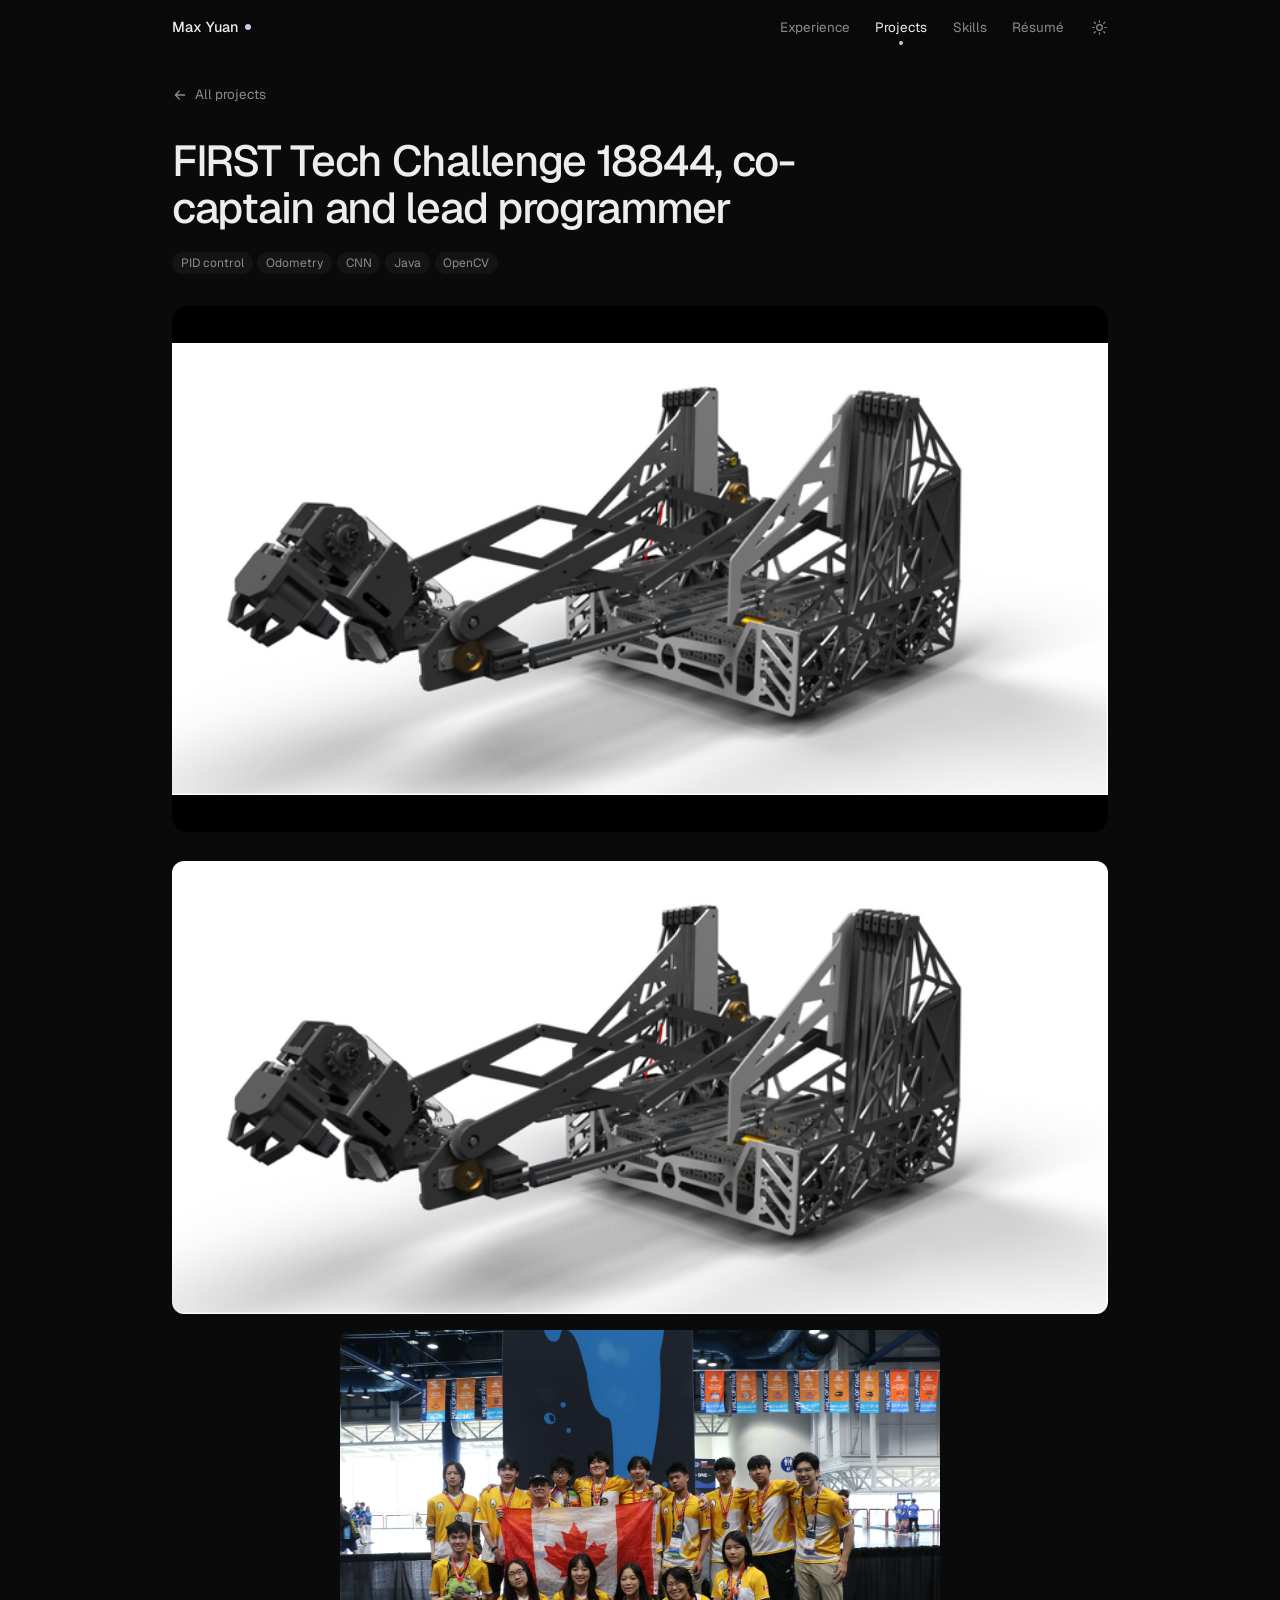
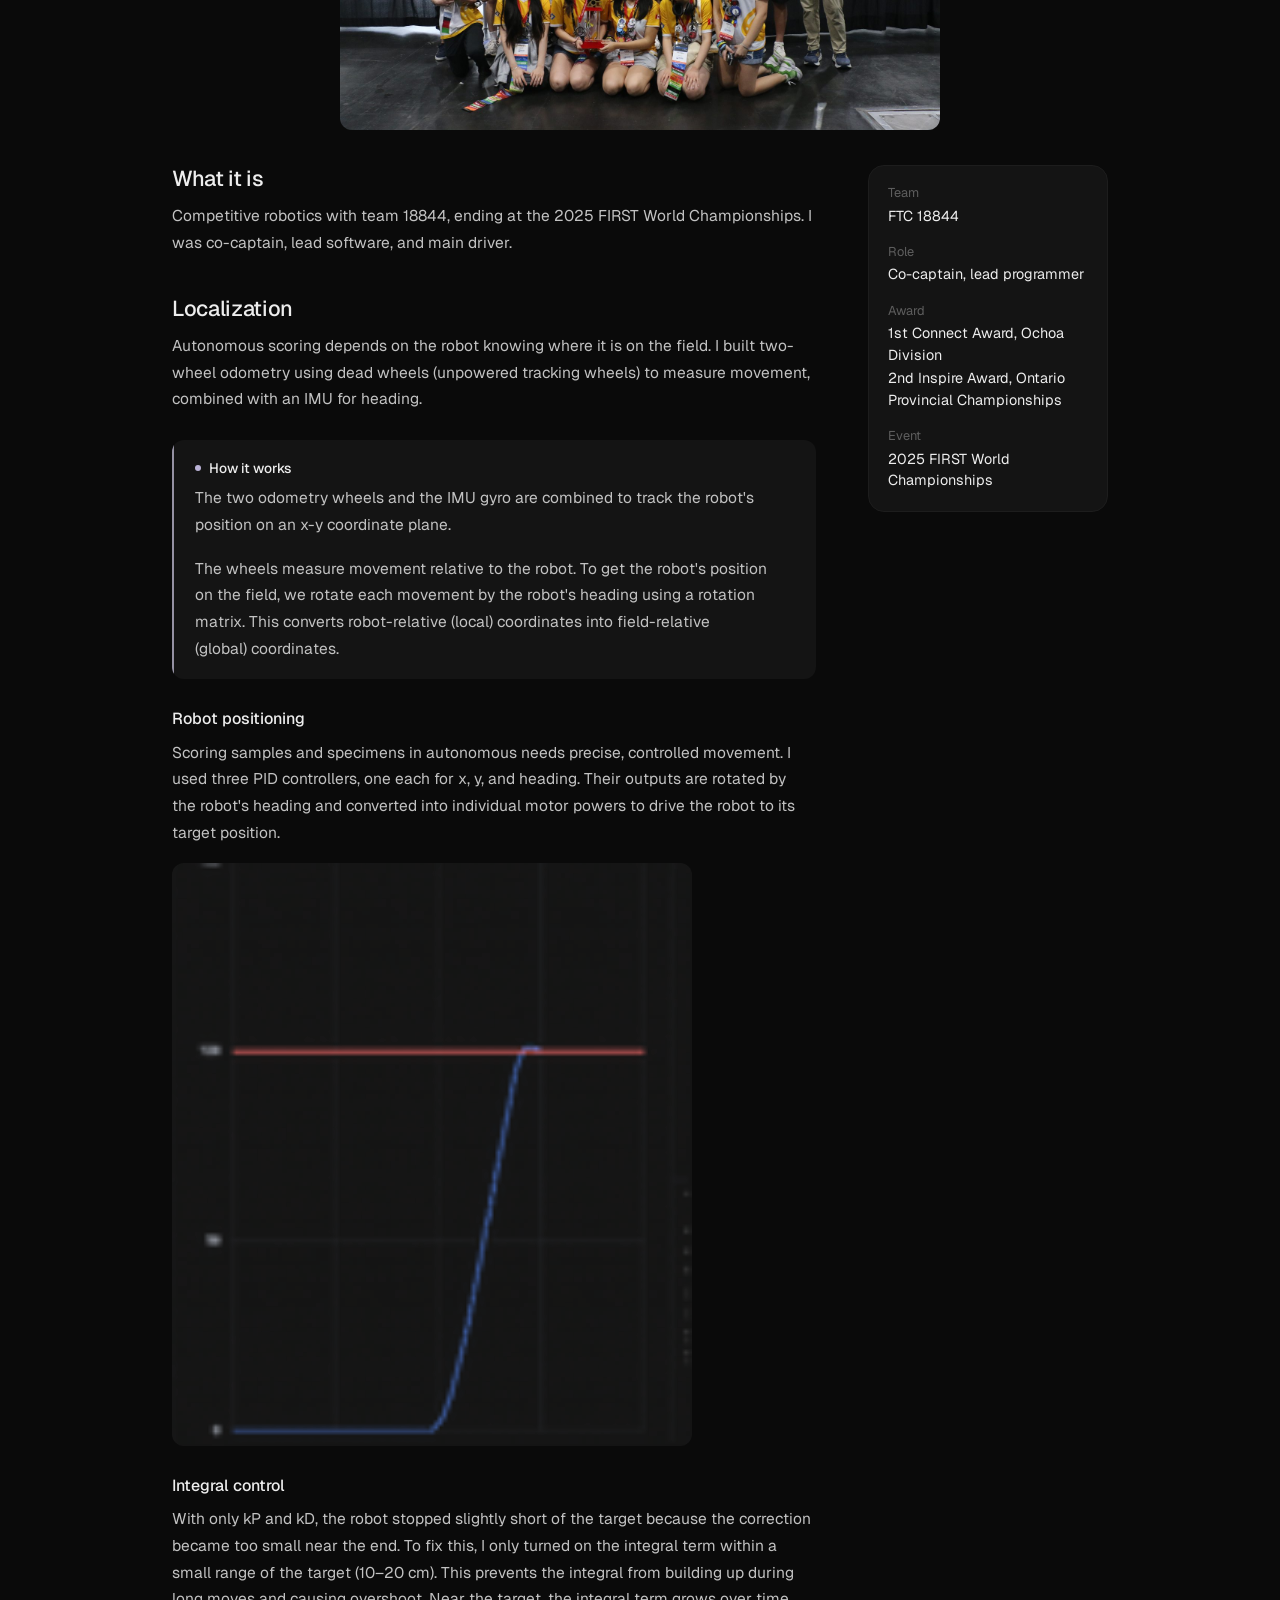
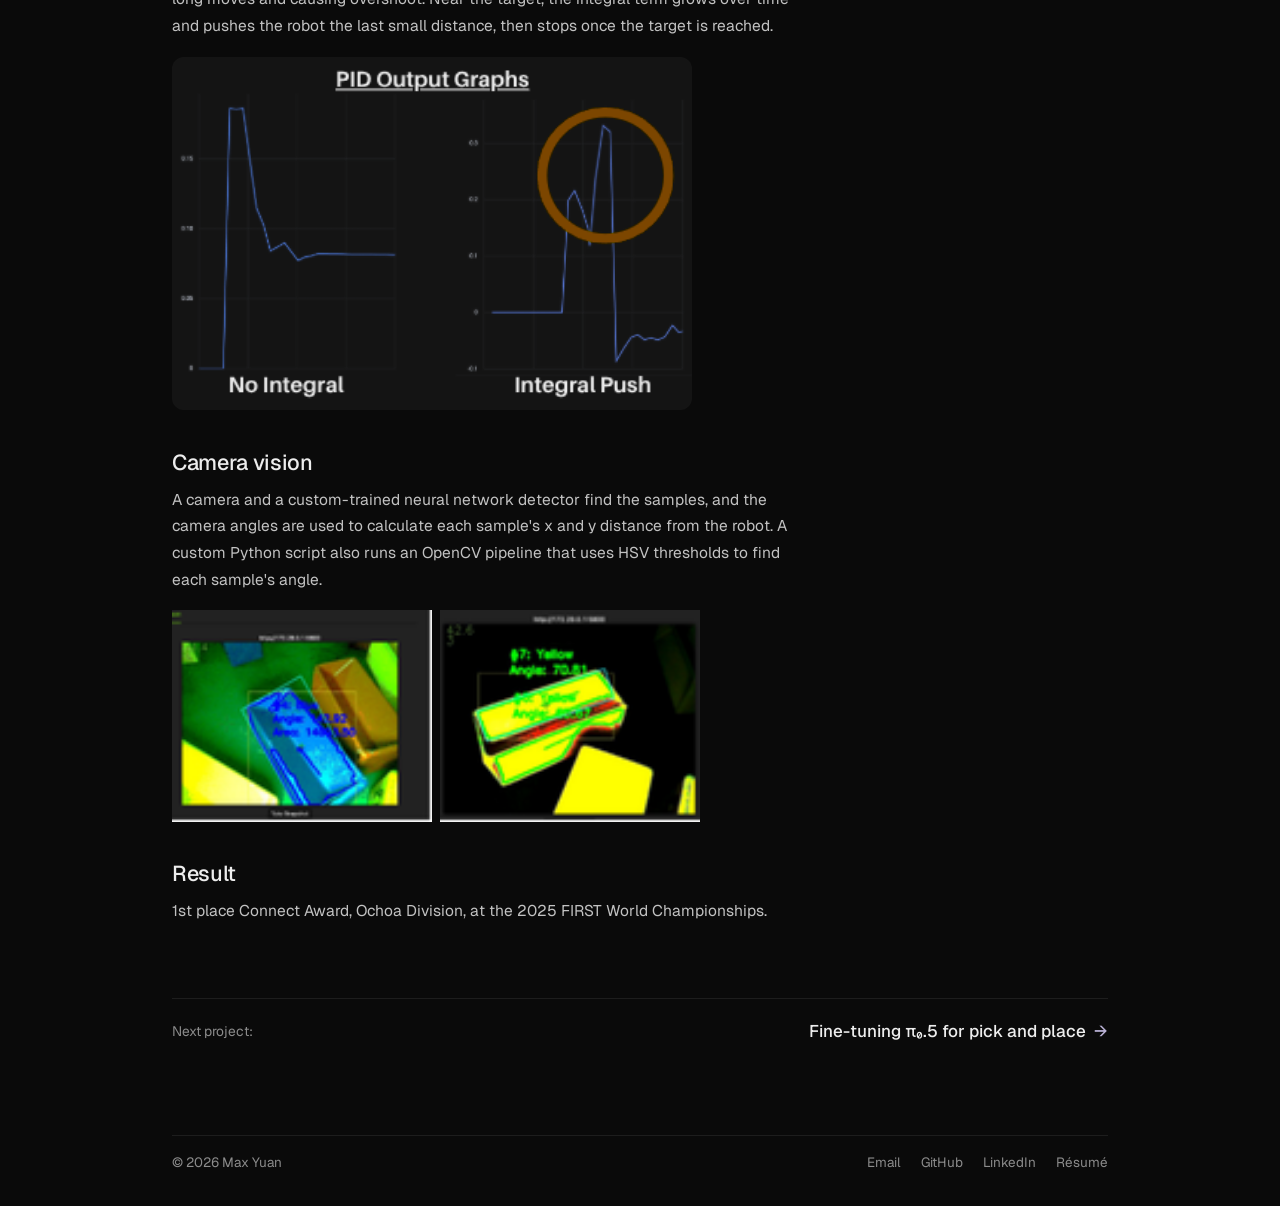
<file: projects/ftc-18844.html>
<!DOCTYPE html>
<html lang="en" data-root="../">
<head>
<meta charset="utf-8">
<meta name="viewport" content="width=device-width, initial-scale=1">
<title>FIRST Tech Challenge 18844 — Max Yuan</title>
<meta name="description" content="Co-captain and lead programmer for FTC team 18844. PID point-to-point movement, two-wheel odometry with IMU heading, and CNN-driven automated pickup. 2025 World Championships.">
<link rel="preconnect" href="https://fonts.googleapis.com">
<link rel="preconnect" href="https://fonts.gstatic.com" crossorigin>
<link href="https://fonts.googleapis.com/css2?family=Geist:wght@400;500;600&family=Geist+Mono:wght@400;500&display=swap" rel="stylesheet">
<meta name="theme-color" content="#0a0a0a">
<meta name="color-scheme" content="light dark">
<!-- theme: the saved choice, else dark; set before anything is drawn -->
<script>var t='dark';try{t=localStorage.getItem('theme')||'dark'}catch(e){}document.documentElement.dataset.theme=t;var m=document.querySelector('meta[name=theme-color]');if(m)m.content=t==='dark'?'#0a0a0a':'#ffffff'</script>
<link rel="icon" href="data:image/svg+xml,%3Csvg xmlns='http://www.w3.org/2000/svg' viewBox='0 0 64 64'%3E%3Crect width='64' height='64' rx='14' fill='%23171717'/%3E%3Cpath d='M18 44V21l14 14 14-14v23' fill='none' stroke='%23fff' stroke-width='5' stroke-linecap='round' stroke-linejoin='round'/%3E%3Ccircle cx='50' cy='14' r='4' fill='%23c3b1fa'/%3E%3C/svg%3E">
<!-- bump ?v= whenever style.css, main.js or transition.js changes: GitHub Pages caches for 10 min, and a stale stylesheet with new HTML breaks the layout -->
<link rel="stylesheet" href="../style.css?v=2026-11-26a">
<script>document.documentElement.classList.add('js');</script>
<script src="../main.js?v=2026-11-26a" defer></script>
<script src="../transition.js?v=2026-11-26a" defer></script>
<!-- arriving from "imagining the future": start dark so the predicted frame can dissolve into the page -->
<style>html.wam-arriving,html.wam-arriving body{background:#0a0a0a}html.wam-arriving body>*:not(.wam){visibility:hidden}</style>
<script>try{if(sessionStorage.getItem('wam-arrive'))document.documentElement.classList.add('wam-arriving')}catch(e){}</script>
</head>

<body class="case-page">

<a class="skip-link" href="#main">Skip to content</a>

<svg width="0" height="0" style="position:absolute" aria-hidden="true" focusable="false">
  <symbol id="i-arrow-left" viewBox="0 0 24 24" fill="none" stroke="currentColor" stroke-width="1.9" stroke-linecap="round" stroke-linejoin="round"><path d="M19 12H5M11 18l-6-6 6-6"/></symbol>
</svg>

<header class="nav" id="nav">
  <div class="nav-inner">
    <a class="brand" href="../index.html">Max Yuan</a>
    <nav class="nav-links" aria-label="Primary">
      <a href="../index.html#experience">Experience</a>
      <a href="../index.html#projects" aria-current="page">Projects</a>
      <a href="../index.html#skills">Skills</a>
      <a href="../resume.pdf" target="_blank" rel="noopener">Résumé</a>
    </nav>
  </div>
</header>


<div class="wrap">
  <a class="back" href="../index.html#projects"><svg class="i" aria-hidden="true"><use href="#i-arrow-left"/></svg>All projects</a>
</div>

<main id="main" tabindex="-1">

  <div class="project-card">
  <header class="wrap case-head">
    <h1>FIRST Tech Challenge 18844, co-captain and lead programmer</h1>
    <p class="case-stack"><span>PID control</span><span>Odometry</span><span>CNN</span><span>Java</span><span>OpenCV</span></p>
  </header>

  <div class="wrap">
    <div class="case-media">
      <video autoplay muted loop playsinline poster="../assets/ftc/render.png" aria-label="FTC team 18844 competition robot">
        <source src="../assets/ftc/ftc.mp4" type="video/mp4">
      </video>
    </div>
  </div>

  <div class="wrap">
    <div class="case-extra-media">
      <img src="../assets/ftc/render.png" alt="Robot render">
      <img src="../assets/photos/ftc-worlds.jpg" alt="Team award" style="max-width:600px;margin:0 auto;">
    </div>
  </div>

  <div class="wrap case-body">
    <div>
      <h2>What it is</h2>
      <p>Competitive robotics with team 18844, ending at the 2025 FIRST World Championships. I was co-captain, lead software, and main driver.</p>

      <h2>Localization</h2>
      <p>Autonomous scoring depends on the robot knowing where it is on the field. I built two-wheel odometry using dead wheels (unpowered tracking wheels) to measure movement, combined with an IMU for heading.</p>

      <div class="hard">
        <span class="hard-label">How it works</span>
        <p>The two odometry wheels and the IMU gyro are combined to track the robot's position on an x-y coordinate plane.</p>
        <p>The wheels measure movement relative to the robot. To get the robot's position on the field, we rotate each movement by the robot's heading using a rotation matrix. This converts robot-relative (local) coordinates into field-relative (global) coordinates.</p>
      </div>

      <h3>Robot positioning</h3>
      <p>Scoring samples and specimens in autonomous needs precise, controlled movement. I used three PID controllers, one each for x, y, and heading. Their outputs are rotated by the robot's heading and converted into individual motor powers to drive the robot to its target position.</p>
      <p><img class="plot" src="../assets/ftc/pid.png" alt="PID output graphs" style="width:100%;max-width:520px;margin-top:8px;"></p>

      <h3>Integral control</h3>
      <p>With only kP and kD, the robot stopped slightly short of the target because the correction became too small near the end. To fix this, I only turned on the integral term within a small range of the target (10–20 cm). This prevents the integral from building up during long moves and causing overshoot. Near the target, the integral term grows over time and pushes the robot the last small distance, then stops once the target is reached.</p>
      <p><img class="plot" src="../assets/ftc/integral_control.png" alt="Integral control PID push" style="width:100%;max-width:520px;margin-top:8px;"></p>

      <h2>Camera vision</h2>
      <p>A camera and a custom-trained neural network detector find the samples, and the camera angles are used to calculate each sample's x and y distance from the robot. A custom Python script also runs an OpenCV pipeline that uses HSV thresholds to find each sample's angle.</p>
      <div style="margin-top:8px;display:flex;gap:8px;flex-wrap:wrap;">
        <img src="../assets/ftc/cv1.png" alt="Camera vision 1" style="width:48%;max-width:260px;">
        <img src="../assets/ftc/cv2.png" alt="Camera vision 2" style="width:48%;max-width:260px;">
      </div>

      <h2>Result</h2>
      <p>1st place Connect Award, Ochoa Division, at the 2025 FIRST World Championships.</p>
    </div>

    <aside class="facts">
      <dl>
        <dt>Team</dt>
        <dd>FTC 18844</dd>
        <dt>Role</dt>
        <dd>Co-captain, lead programmer</dd>
        <dt>Award</dt>
        <dd>1st Connect Award, Ochoa Division</dd>
        <dd>2nd Inspire Award, Ontario Provincial Championships</dd>
        <dt>Event</dt>
        <dd>2025 FIRST World Championships</dd>
      </dl>
    </aside>
  </div>

  </div> <!-- /.project-card -->

  <div class="wrap">
    <div class="next">
      Next project: <a href="pi05-pick-place.html">Fine-tuning π₀.5 for pick and place</a>
    </div>
  </div>

</main>

<footer class="site-footer">
  <div class="wrap footer-inner">
    <p>© <span data-year>2026</span> Max Yuan</p>
    <nav class="footer-links" aria-label="Elsewhere">
      <a href="mailto:maxyuan081205@gmail.com">Email</a>
      <a href="https://github.com/NotMax08" target="_blank" rel="noopener">GitHub</a>
      <a href="https://linkedin.com/in/max-yuan-a0b34b36b" target="_blank" rel="noopener">LinkedIn</a>
      <a href="../resume.pdf" target="_blank" rel="noopener">Résumé</a>
    </nav>
  </div>
</footer>

<div class="toast" id="toast" role="status" aria-live="polite"></div>

</body>
</html>
</file>
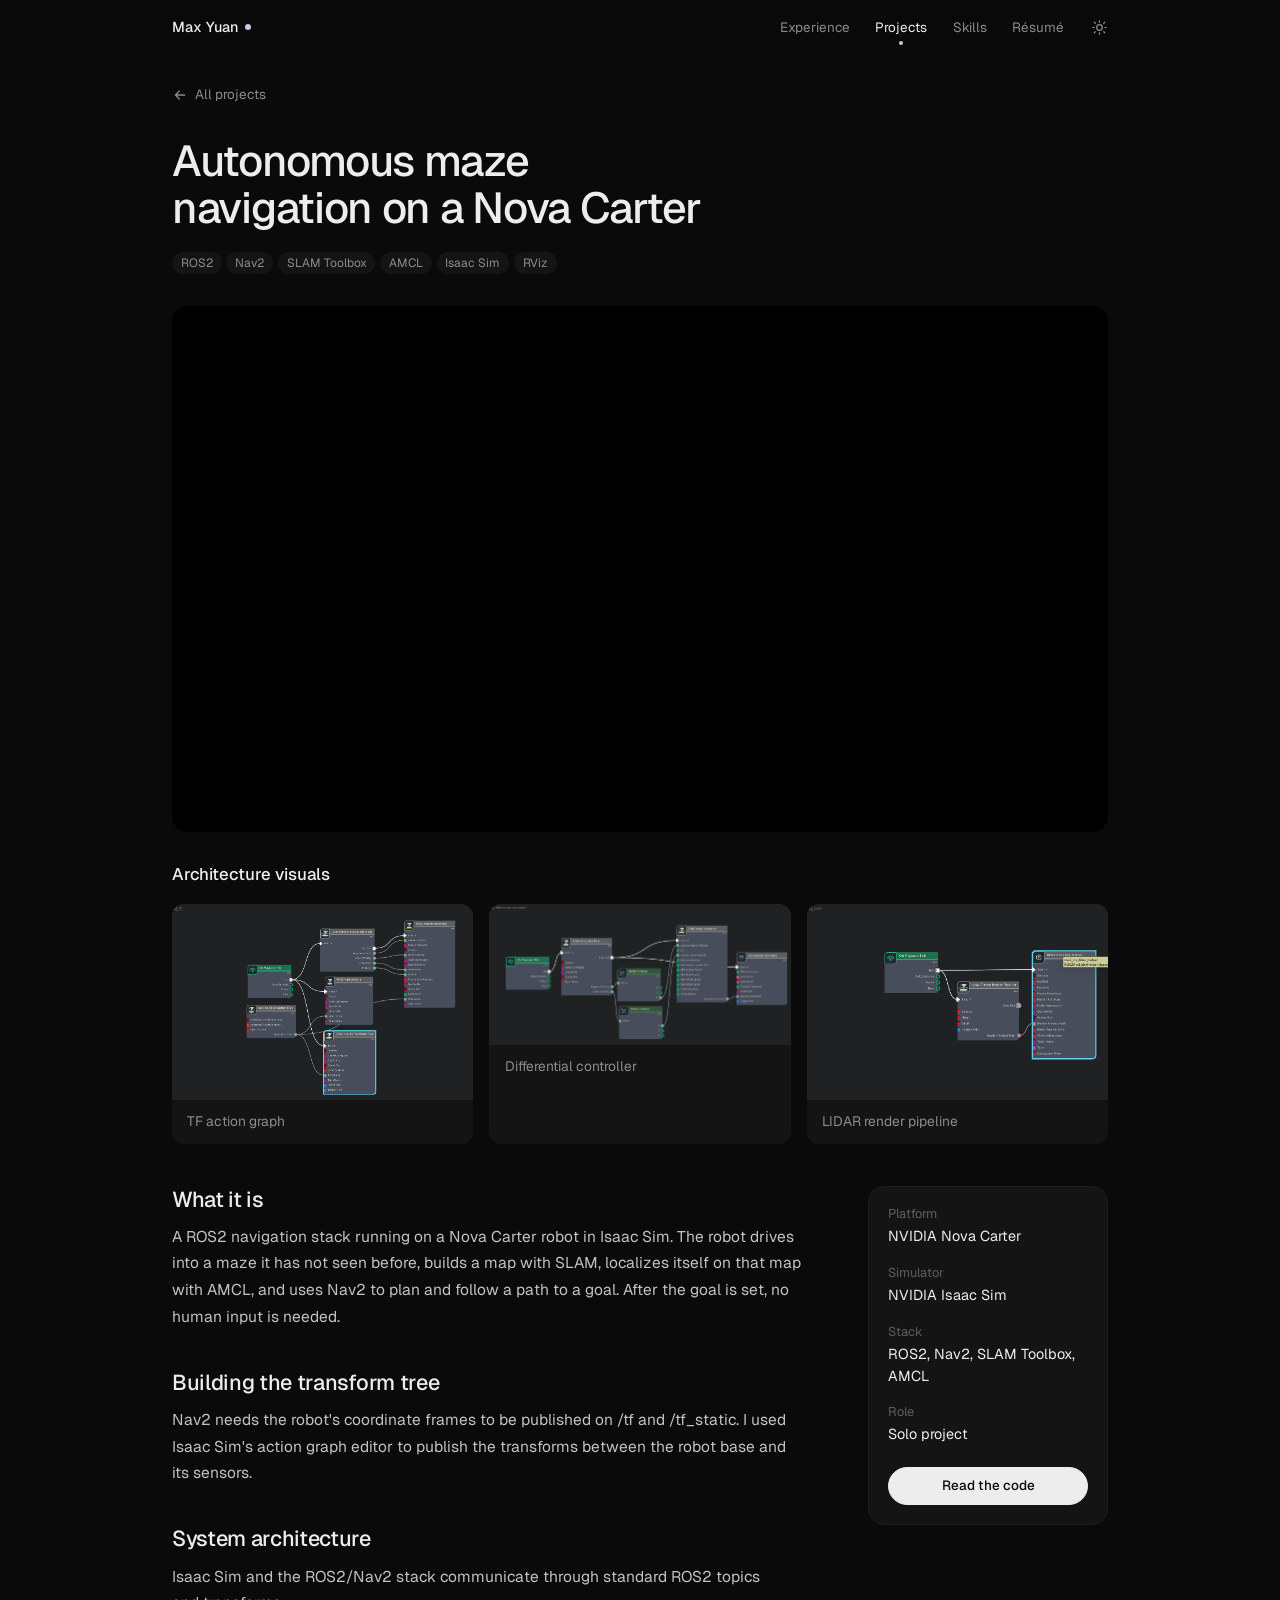
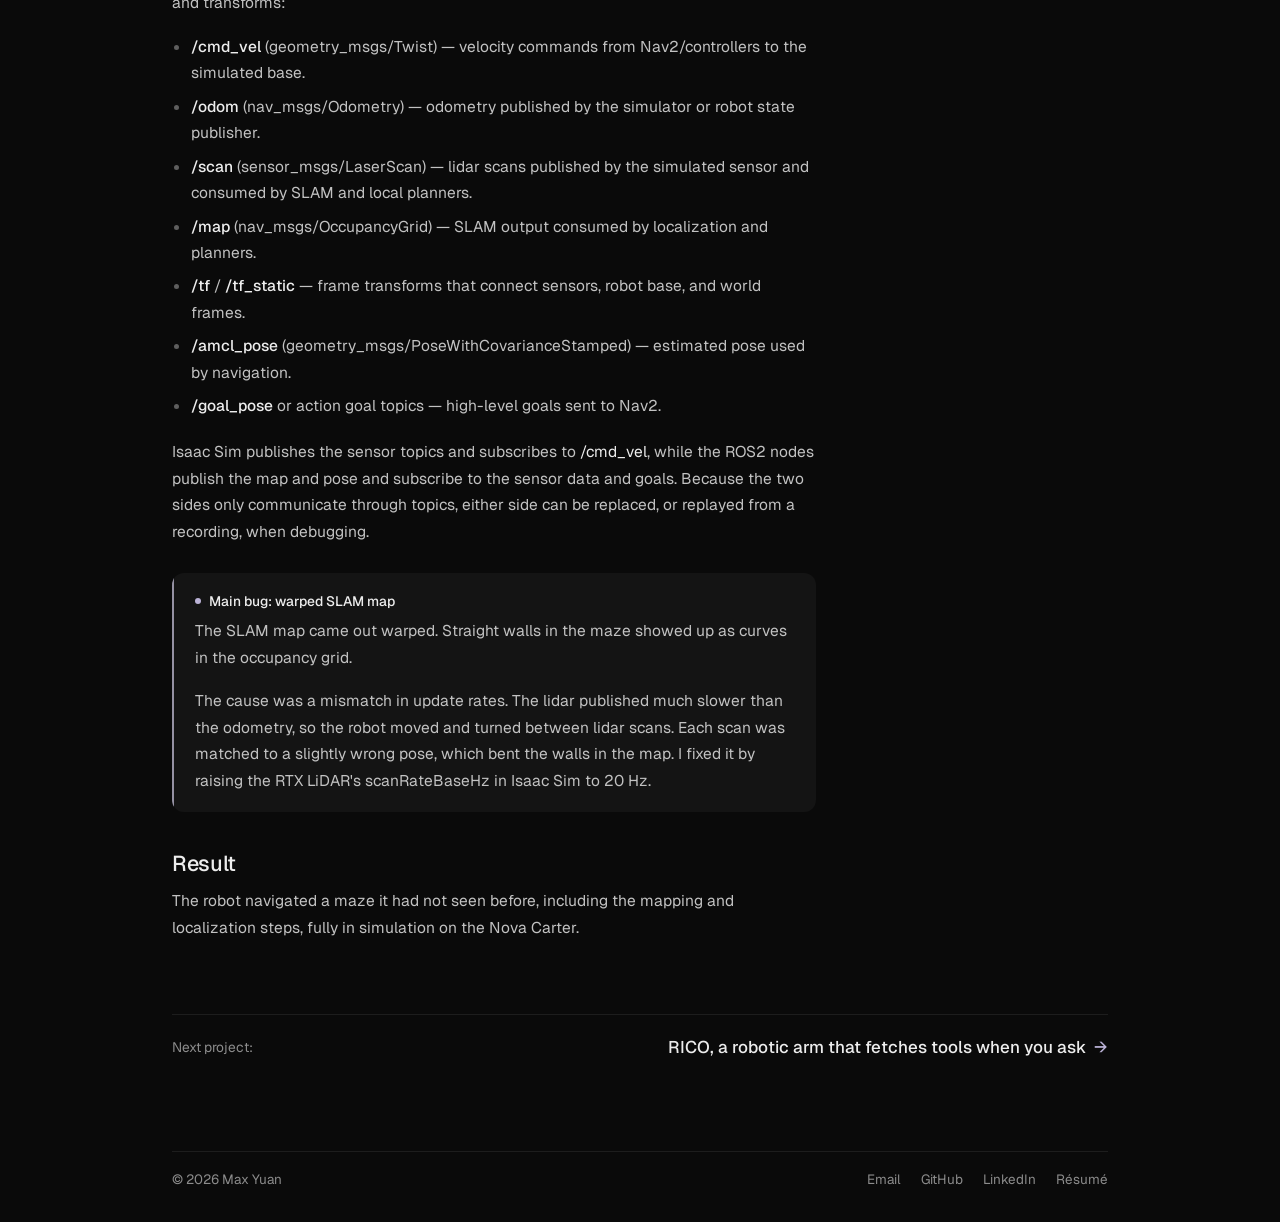
<file: projects/maze-nav2.html>
<!DOCTYPE html>
<html lang="en" data-root="../">
<head>
<meta charset="utf-8">
<meta name="viewport" content="width=device-width, initial-scale=1">
<title>Autonomous maze navigator in Isaac Sim (Nova Carter) — Max Yuan</title>
<meta name="description" content="A full ROS2 Nav2 autonomy stack on a Nova Carter in Isaac Sim, with SLAM mapping, AMCL localization, and a TF tree built from scratch.">
<link rel="preconnect" href="https://fonts.googleapis.com">
<link rel="preconnect" href="https://fonts.gstatic.com" crossorigin>
<link href="https://fonts.googleapis.com/css2?family=Geist:wght@400;500;600&family=Geist+Mono:wght@400;500&display=swap" rel="stylesheet">
<meta name="theme-color" content="#0a0a0a">
<meta name="color-scheme" content="light dark">
<!-- theme: the saved choice, else dark; set before anything is drawn -->
<script>var t='dark';try{t=localStorage.getItem('theme')||'dark'}catch(e){}document.documentElement.dataset.theme=t;var m=document.querySelector('meta[name=theme-color]');if(m)m.content=t==='dark'?'#0a0a0a':'#ffffff'</script>
<link rel="icon" href="data:image/svg+xml,%3Csvg xmlns='http://www.w3.org/2000/svg' viewBox='0 0 64 64'%3E%3Crect width='64' height='64' rx='14' fill='%23171717'/%3E%3Cpath d='M18 44V21l14 14 14-14v23' fill='none' stroke='%23fff' stroke-width='5' stroke-linecap='round' stroke-linejoin='round'/%3E%3Ccircle cx='50' cy='14' r='4' fill='%23c3b1fa'/%3E%3C/svg%3E">
<!-- bump ?v= whenever style.css, main.js or transition.js changes: GitHub Pages caches for 10 min, and a stale stylesheet with new HTML breaks the layout -->
<link rel="stylesheet" href="../style.css?v=2026-11-26a">
<script>document.documentElement.classList.add('js');</script>
<script src="../main.js?v=2026-11-26a" defer></script>
<script src="../transition.js?v=2026-11-26a" defer></script>
<!-- arriving from "imagining the future": start dark so the predicted frame can dissolve into the page -->
<style>html.wam-arriving,html.wam-arriving body{background:#0a0a0a}html.wam-arriving body>*:not(.wam){visibility:hidden}</style>
<script>try{if(sessionStorage.getItem('wam-arrive'))document.documentElement.classList.add('wam-arriving')}catch(e){}</script>
</head>

<body class="case-page">

<a class="skip-link" href="#main">Skip to content</a>

<svg width="0" height="0" style="position:absolute" aria-hidden="true" focusable="false">
  <symbol id="i-arrow-left" viewBox="0 0 24 24" fill="none" stroke="currentColor" stroke-width="1.9" stroke-linecap="round" stroke-linejoin="round"><path d="M19 12H5M11 18l-6-6 6-6"/></symbol>
</svg>

<header class="nav" id="nav">
  <div class="nav-inner">
    <a class="brand" href="../index.html">Max Yuan</a>
    <nav class="nav-links" aria-label="Primary">
      <a href="../index.html#experience">Experience</a>
      <a href="../index.html#projects" aria-current="page">Projects</a>
      <a href="../index.html#skills">Skills</a>
      <a href="../resume.pdf" target="_blank" rel="noopener">Résumé</a>
    </nav>
  </div>
</header>


<div class="wrap">
  <a class="back" href="../index.html#projects"><svg class="i" aria-hidden="true"><use href="#i-arrow-left"/></svg>All projects</a>
</div>

<main id="main" tabindex="-1">

  <div class="project-card">
  <header class="wrap case-head">
    <h1>Autonomous maze navigation on a Nova Carter</h1>
    <p class="case-stack"><span>ROS2</span><span>Nav2</span><span>SLAM Toolbox</span><span>AMCL</span><span>Isaac Sim</span><span>RViz</span></p>
  </header>

  <div class="wrap">
    <div class="case-media">
      <video autoplay muted loop playsinline aria-label="Nova Carter navigating a maze in Isaac Sim">
        <source src="../assets/nav2/nav2_demo.mp4" type="video/mp4">
      </video>
    </div>
  </div>

  <div class="wrap">
    <h3 class="case-section-head">Architecture visuals</h3>
    <div class="graph-grid">
      <figure class="graph-item">
        <img src="../assets/nav2/tf_action_graph.png" alt="TF action graph">
        <figcaption>TF action graph</figcaption>
      </figure>
      <figure class="graph-item">
        <img src="../assets/nav2/differential_controller_action_graph.png" alt="Differential controller action graph">
        <figcaption>Differential controller</figcaption>
      </figure>
      <figure class="graph-item">
        <img src="../assets/nav2/lidar_action_graph.png" alt="LIDAR render pipeline action graph">
        <figcaption>LIDAR render pipeline</figcaption>
      </figure>
    </div>
  </div>

  <div class="wrap case-body">
    <div>
      <h2>What it is</h2>
      <p>A ROS2 navigation stack running on a Nova Carter robot in Isaac Sim. The robot drives into a maze it has not seen before, builds a map with SLAM, localizes itself on that map with AMCL, and uses Nav2 to plan and follow a path to a goal. After the goal is set, no human input is needed.</p>

      <h2>Building the transform tree</h2>
      <p>Nav2 needs the robot's coordinate frames to be published on /tf and /tf_static. I used Isaac Sim's action graph editor to publish the transforms between the robot base and its sensors.</p>

      <h2>System architecture</h2>
      <p>Isaac Sim and the ROS2/Nav2 stack communicate through standard ROS2 topics and transforms:</p>
      <ul>
        <li><strong>/cmd_vel</strong> (geometry_msgs/Twist) — velocity commands from Nav2/controllers to the simulated base.</li>
        <li><strong>/odom</strong> (nav_msgs/Odometry) — odometry published by the simulator or robot state publisher.</li>
        <li><strong>/scan</strong> (sensor_msgs/LaserScan) — lidar scans published by the simulated sensor and consumed by SLAM and local planners.</li>
        <li><strong>/map</strong> (nav_msgs/OccupancyGrid) — SLAM output consumed by localization and planners.</li>
        <li><strong>/tf</strong> / <strong>/tf_static</strong> — frame transforms that connect sensors, robot base, and world frames.</li>
        <li><strong>/amcl_pose</strong> (geometry_msgs/PoseWithCovarianceStamped) — estimated pose used by navigation.</li>
        <li><strong>/goal_pose</strong> or action goal topics — high-level goals sent to Nav2.</li>
      </ul>

      <p>Isaac Sim publishes the sensor topics and subscribes to <em>/cmd_vel</em>, while the ROS2 nodes publish the map and pose and subscribe to the sensor data and goals. Because the two sides only communicate through topics, either side can be replaced, or replayed from a recording, when debugging.</p>

      <div class="hard">
        <span class="hard-label">Main bug: warped SLAM map</span>
        <p>The SLAM map came out warped. Straight walls in the maze showed up as curves in the occupancy grid.</p>
        <p>The cause was a mismatch in update rates. The lidar published much slower than the odometry, so the robot moved and turned between lidar scans. Each scan was matched to a slightly wrong pose, which bent the walls in the map. I fixed it by raising the RTX LiDAR's scanRateBaseHz in Isaac Sim to 20 Hz.</p>
      </div>

      <h2>Result</h2>
      <p>The robot navigated a maze it had not seen before, including the mapping and localization steps, fully in simulation on the Nova Carter.</p>
    </div>

    <aside class="facts">
      <dl>
        <dt>Platform</dt>
        <dd>NVIDIA Nova Carter</dd>
        <dt>Simulator</dt>
        <dd>NVIDIA Isaac Sim</dd>
        <dt>Stack</dt>
        <dd>ROS2, Nav2, SLAM Toolbox, AMCL</dd>
        <dt>Role</dt>
        <dd>Solo project</dd>
      </dl>
      <a class="btn btn-primary" href="https://github.com/NotMax08/isaac-sim-maze-slam-nav2">Read the code</a>
    </aside>
  </div>

  </div> <!-- /.project-card -->

  <div class="wrap">
    <div class="next">
      Next project: <a href="rico-arm.html">RICO, a robotic arm that fetches tools when you ask</a>
    </div>
  </div>

</main>

<footer class="site-footer">
  <div class="wrap footer-inner">
    <p>© <span data-year>2026</span> Max Yuan</p>
    <nav class="footer-links" aria-label="Elsewhere">
      <a href="mailto:maxyuan081205@gmail.com">Email</a>
      <a href="https://github.com/NotMax08" target="_blank" rel="noopener">GitHub</a>
      <a href="https://linkedin.com/in/max-yuan-a0b34b36b" target="_blank" rel="noopener">LinkedIn</a>
      <a href="../resume.pdf" target="_blank" rel="noopener">Résumé</a>
    </nav>
  </div>
</footer>

<div class="toast" id="toast" role="status" aria-live="polite"></div>

</body>
</html>
</file>
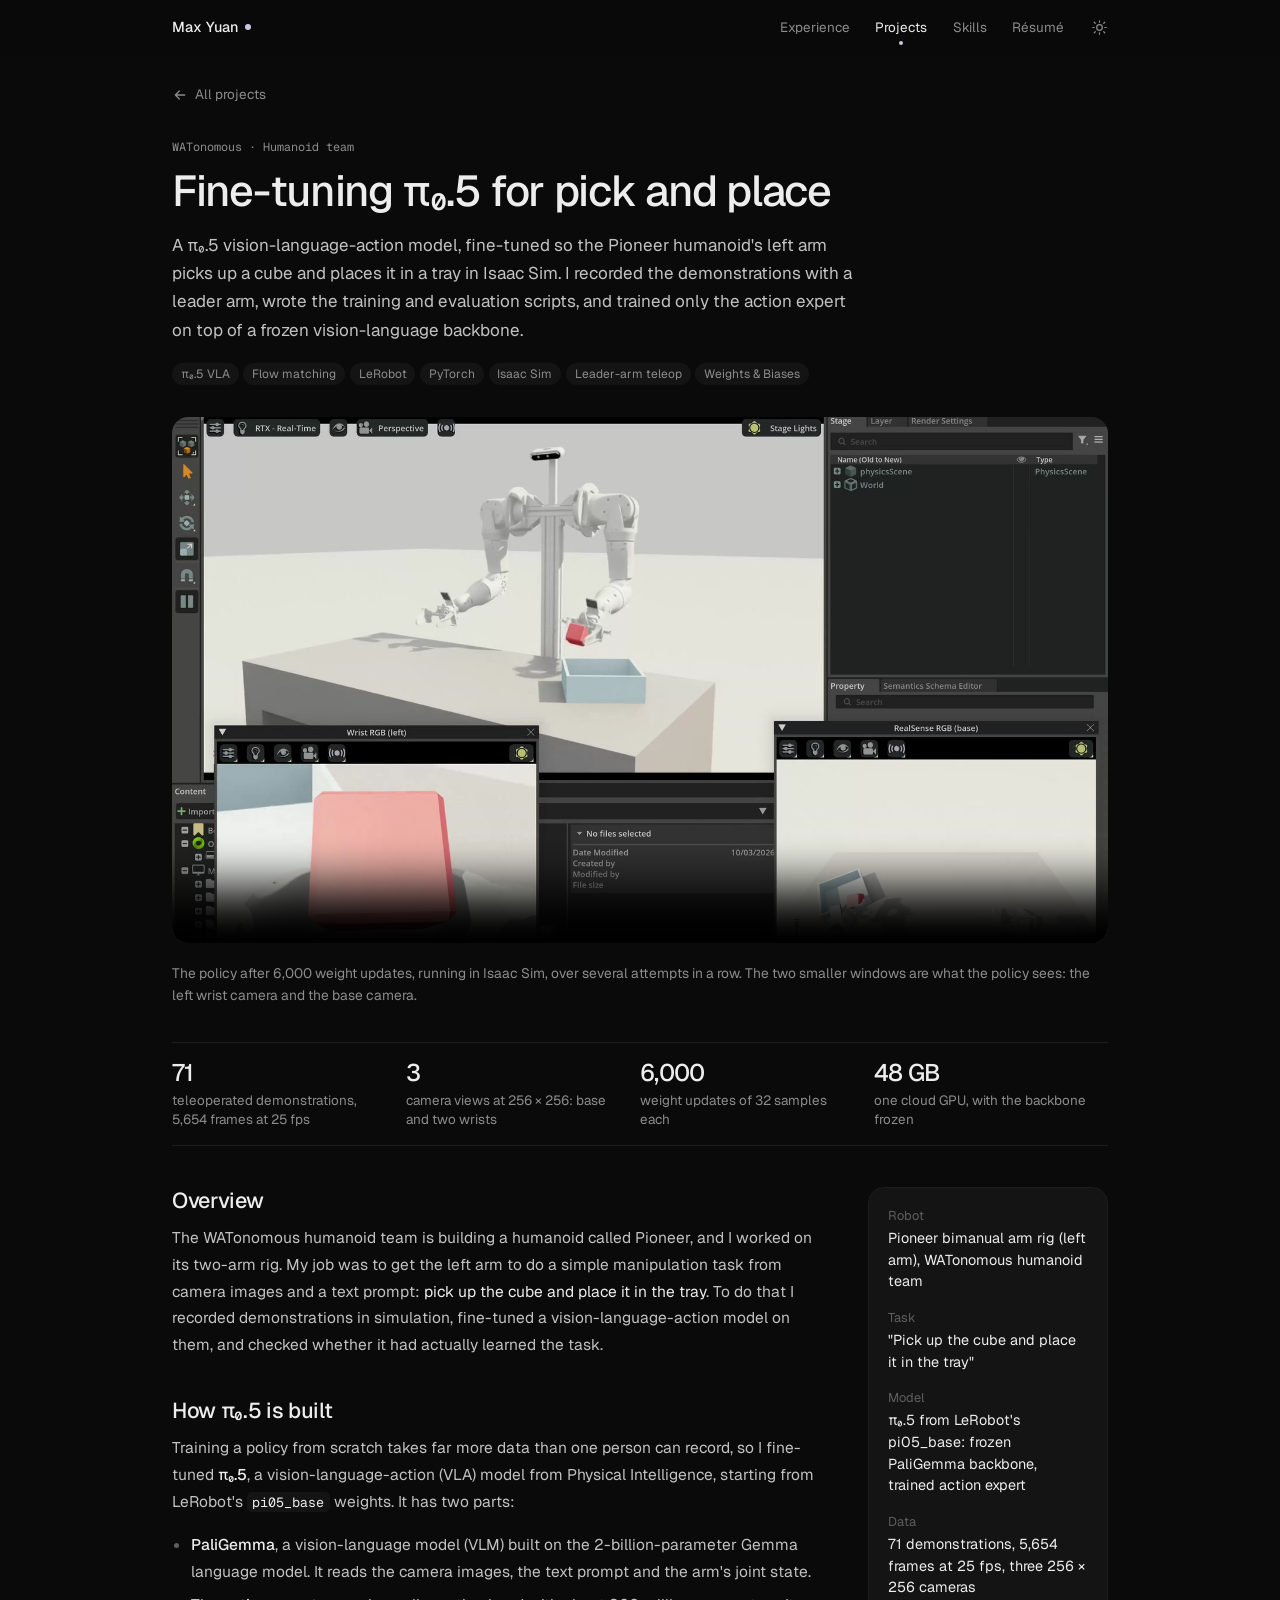
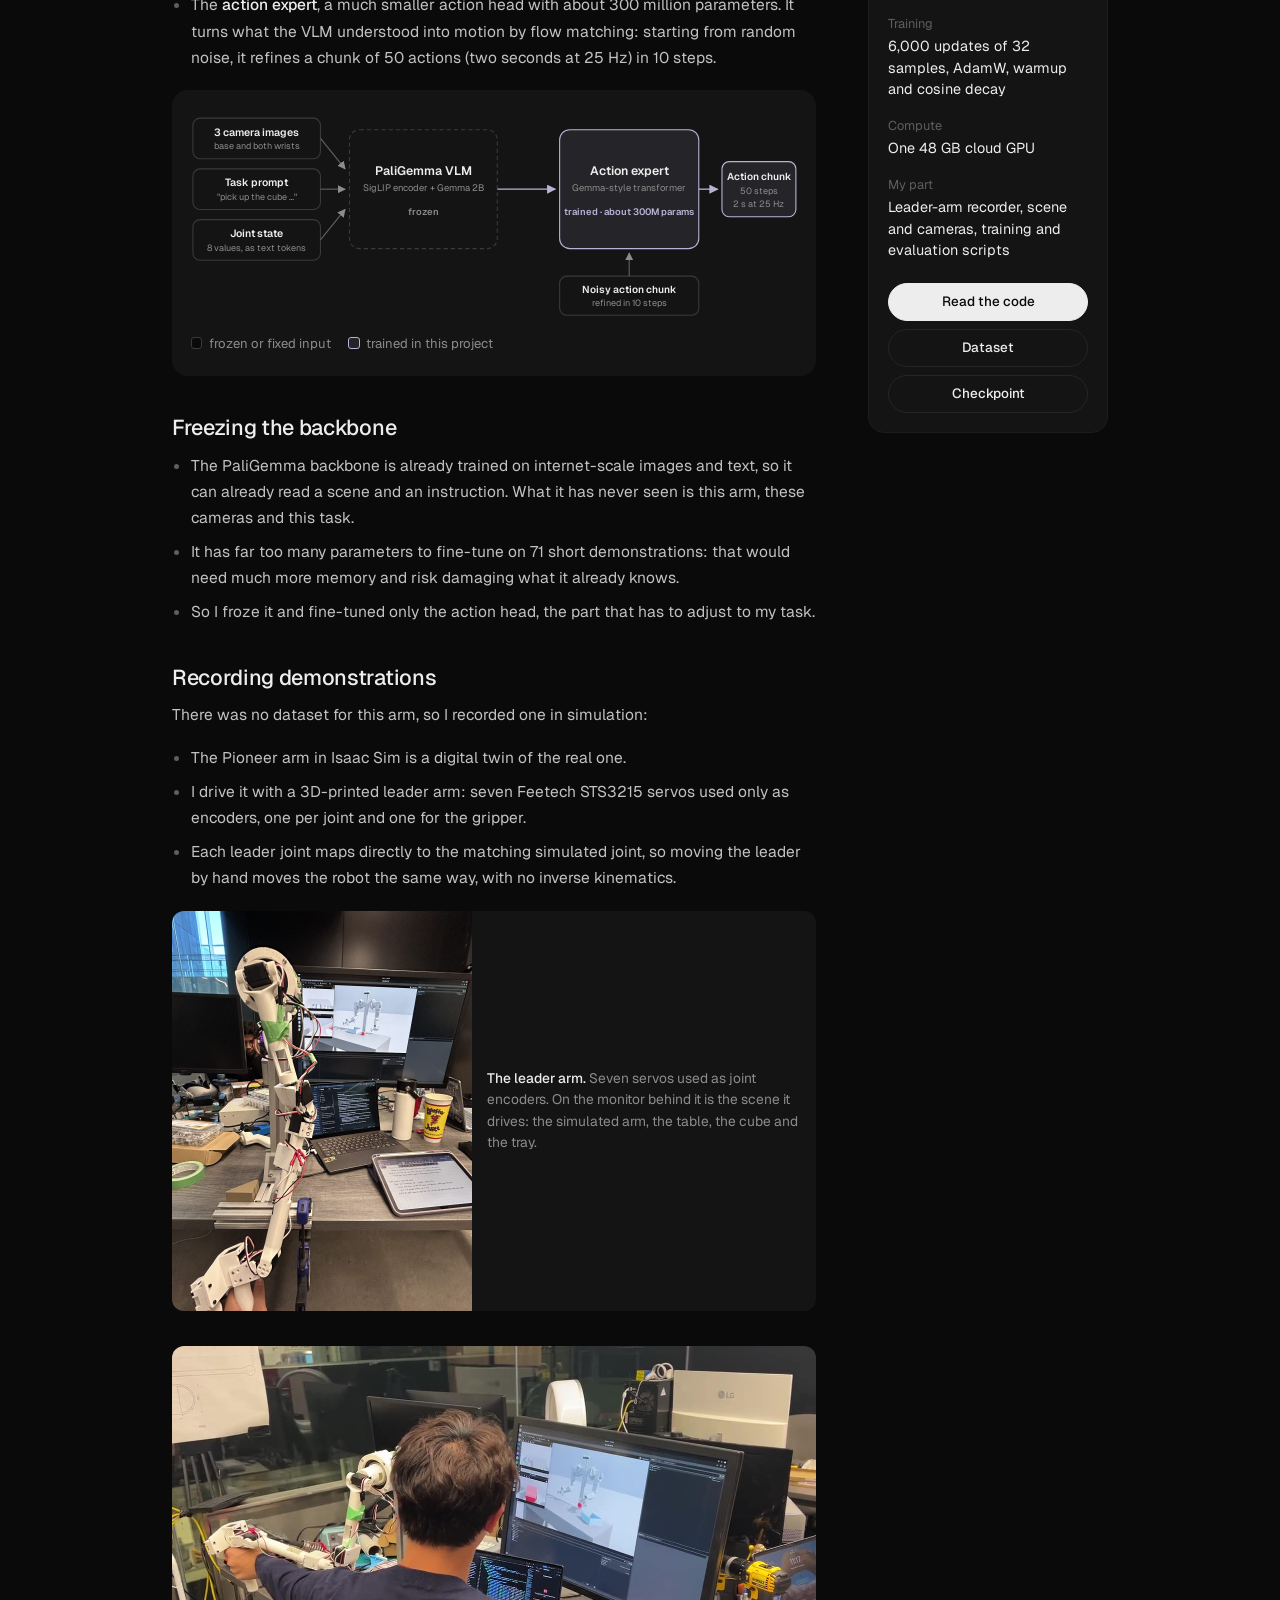
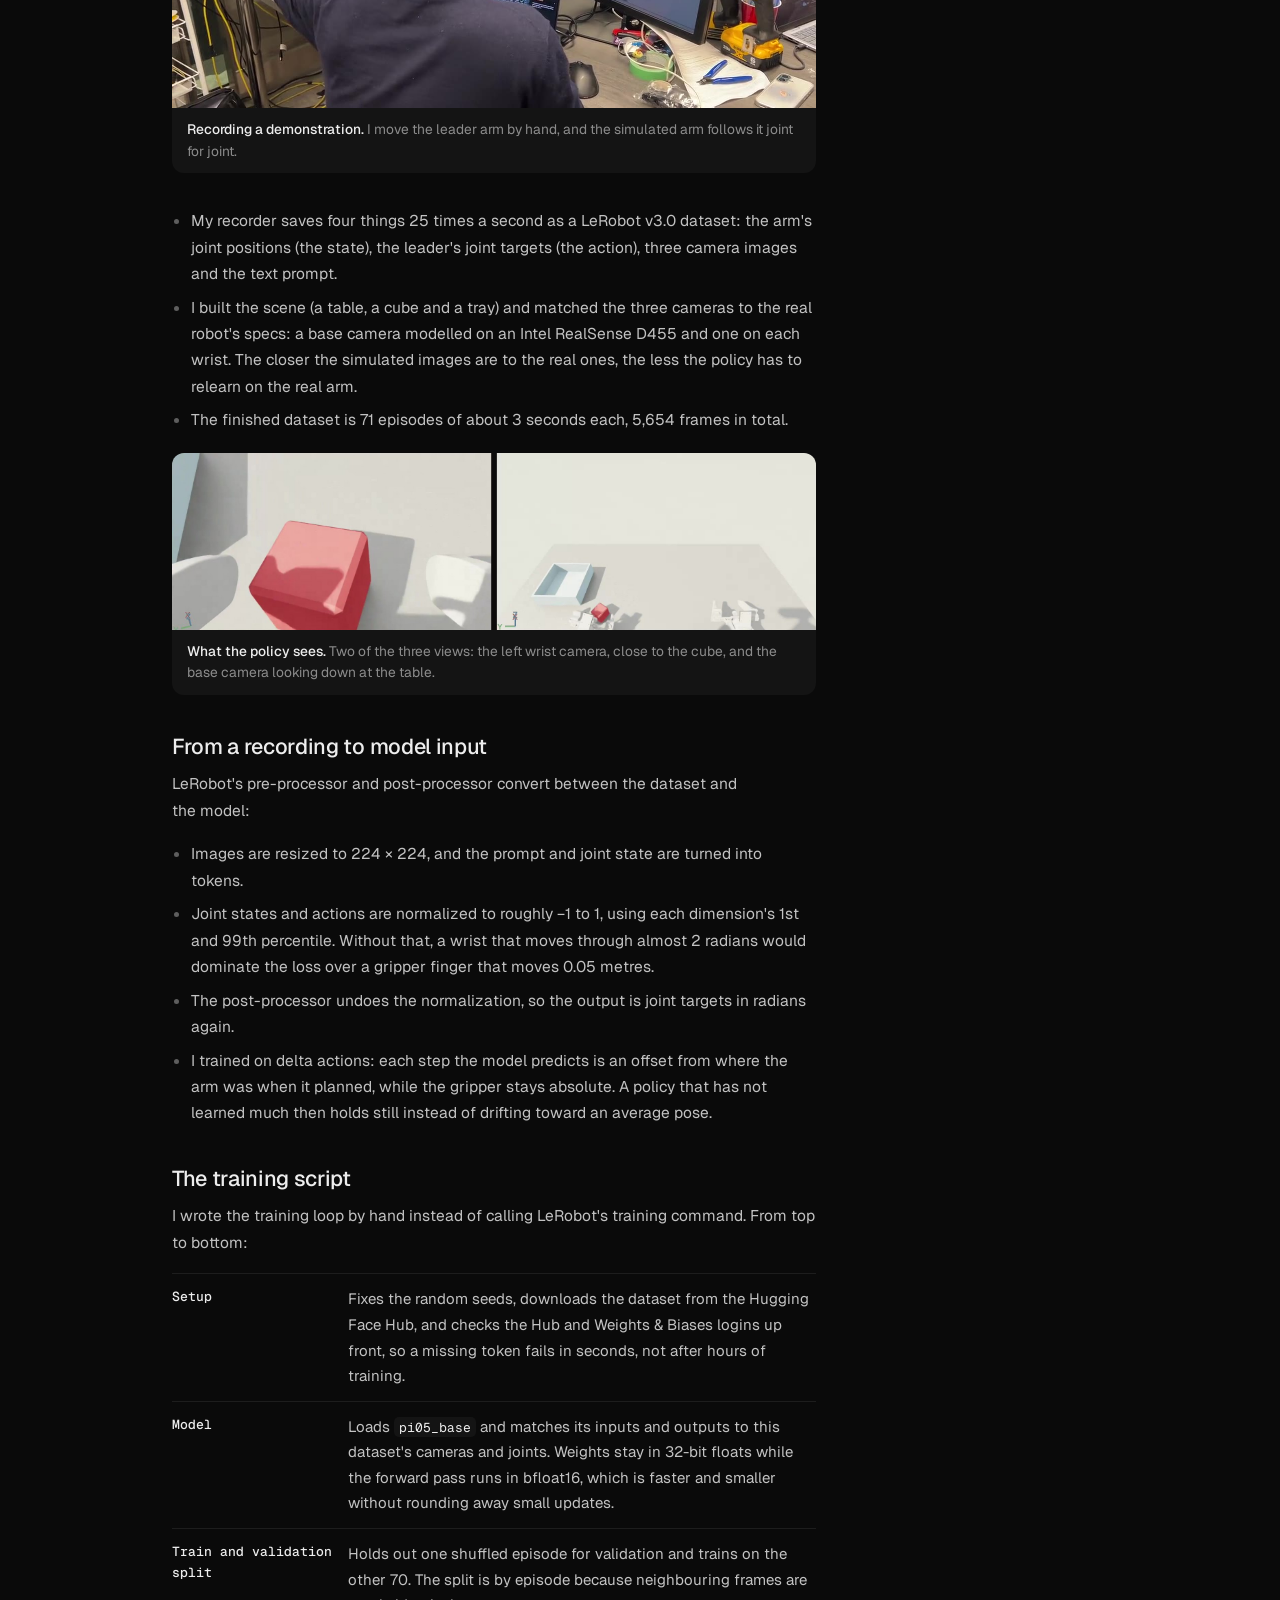
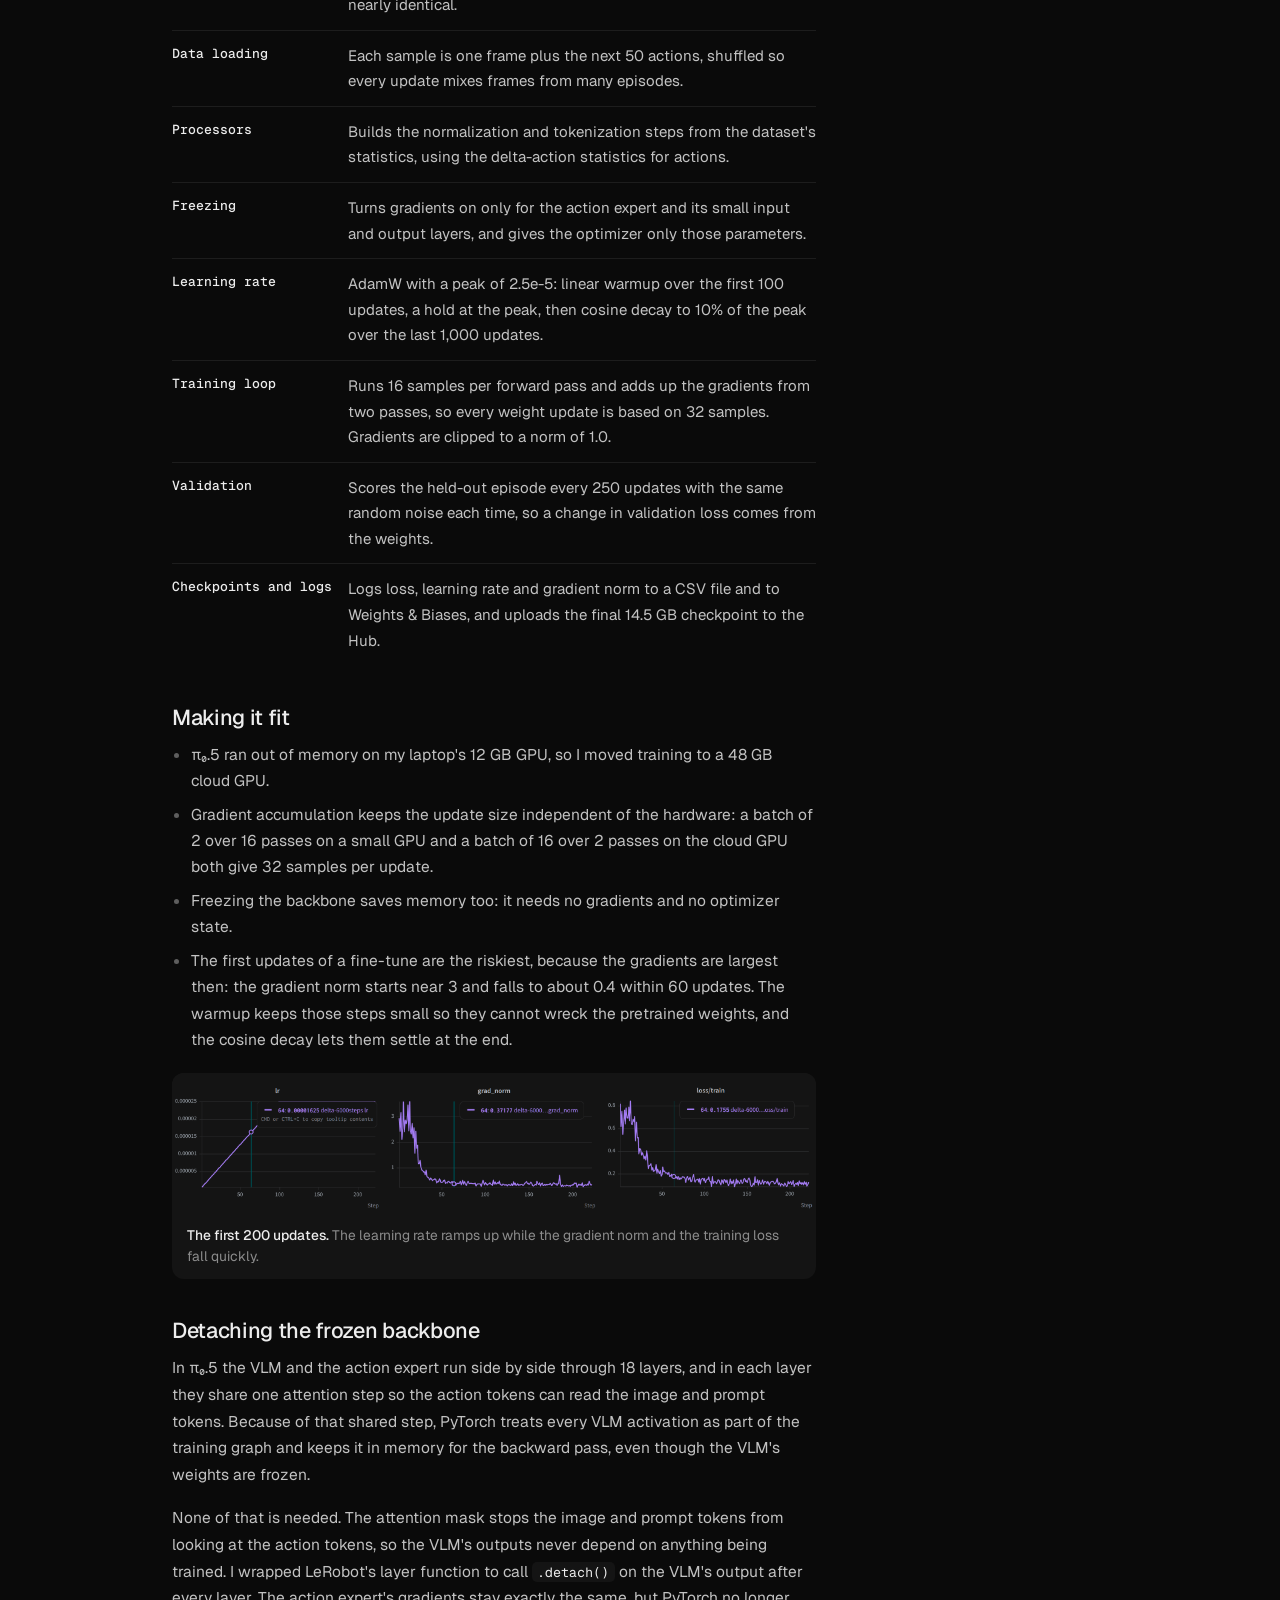
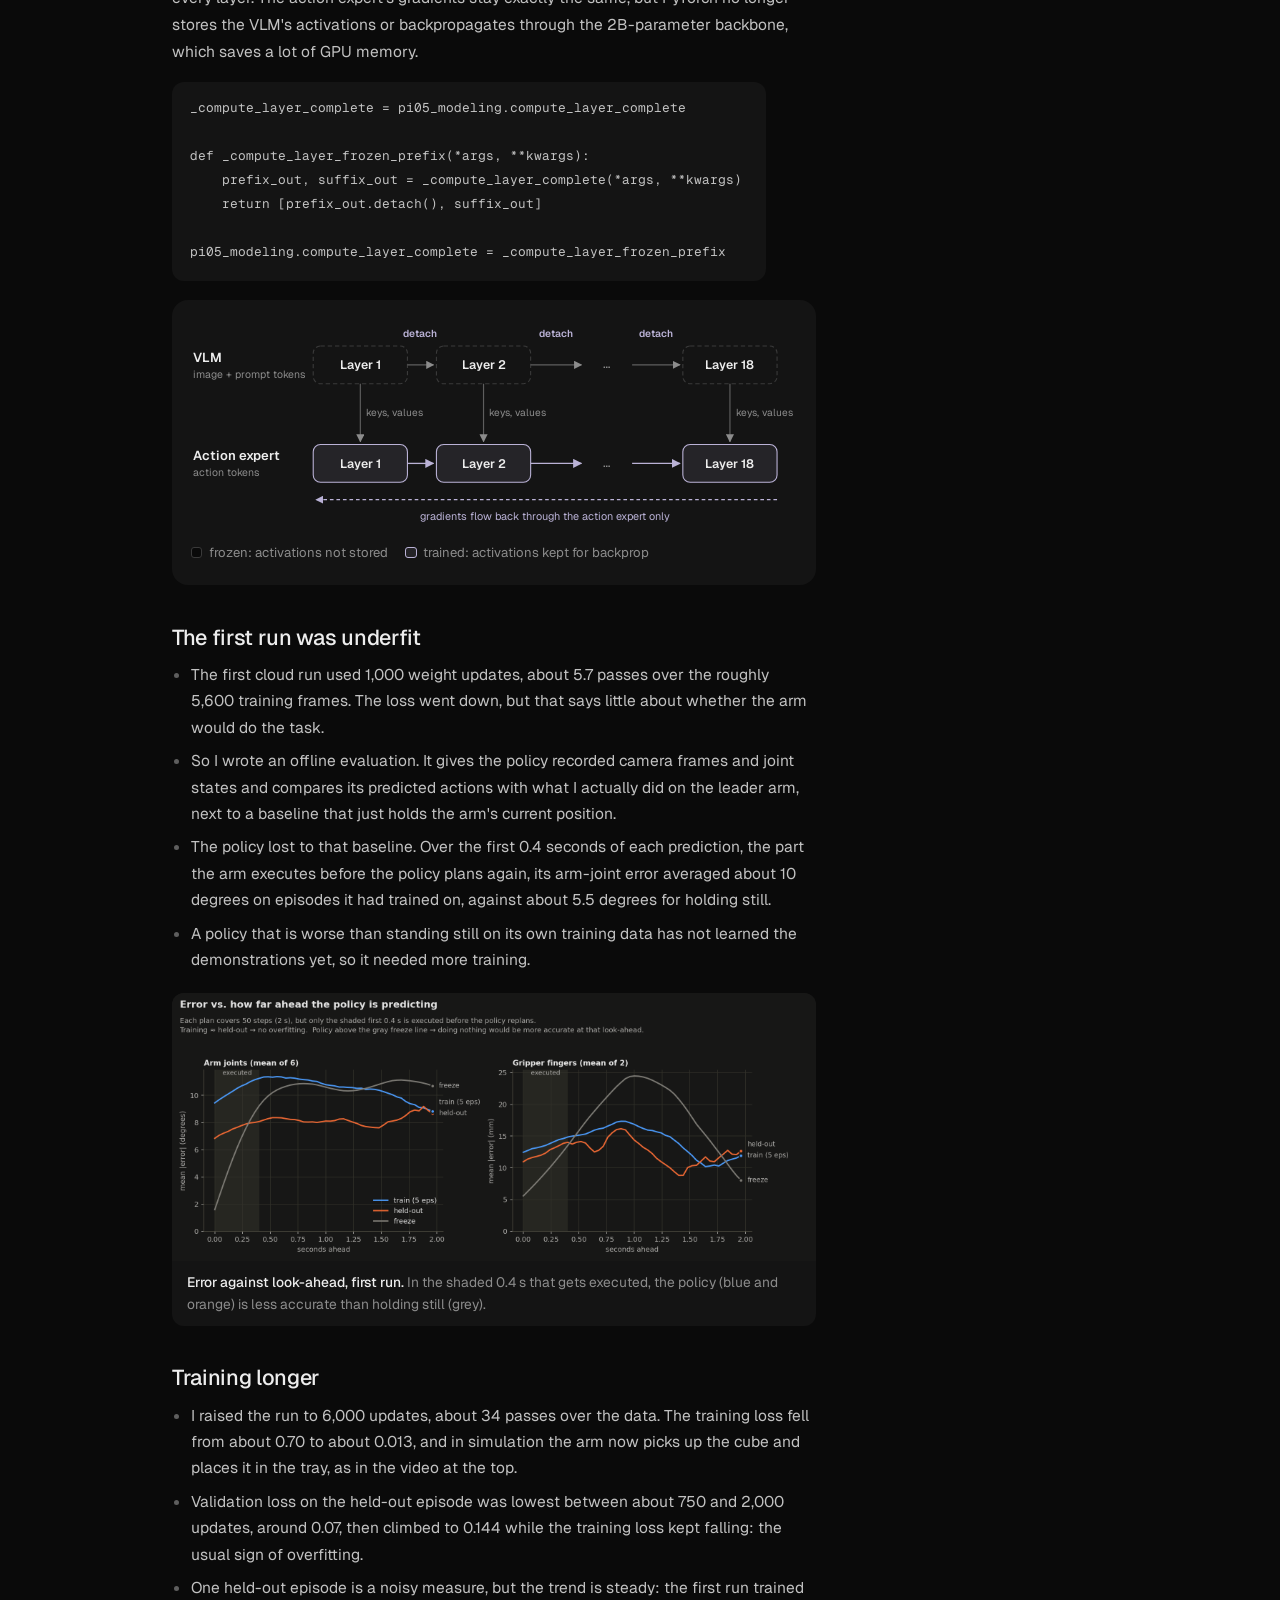
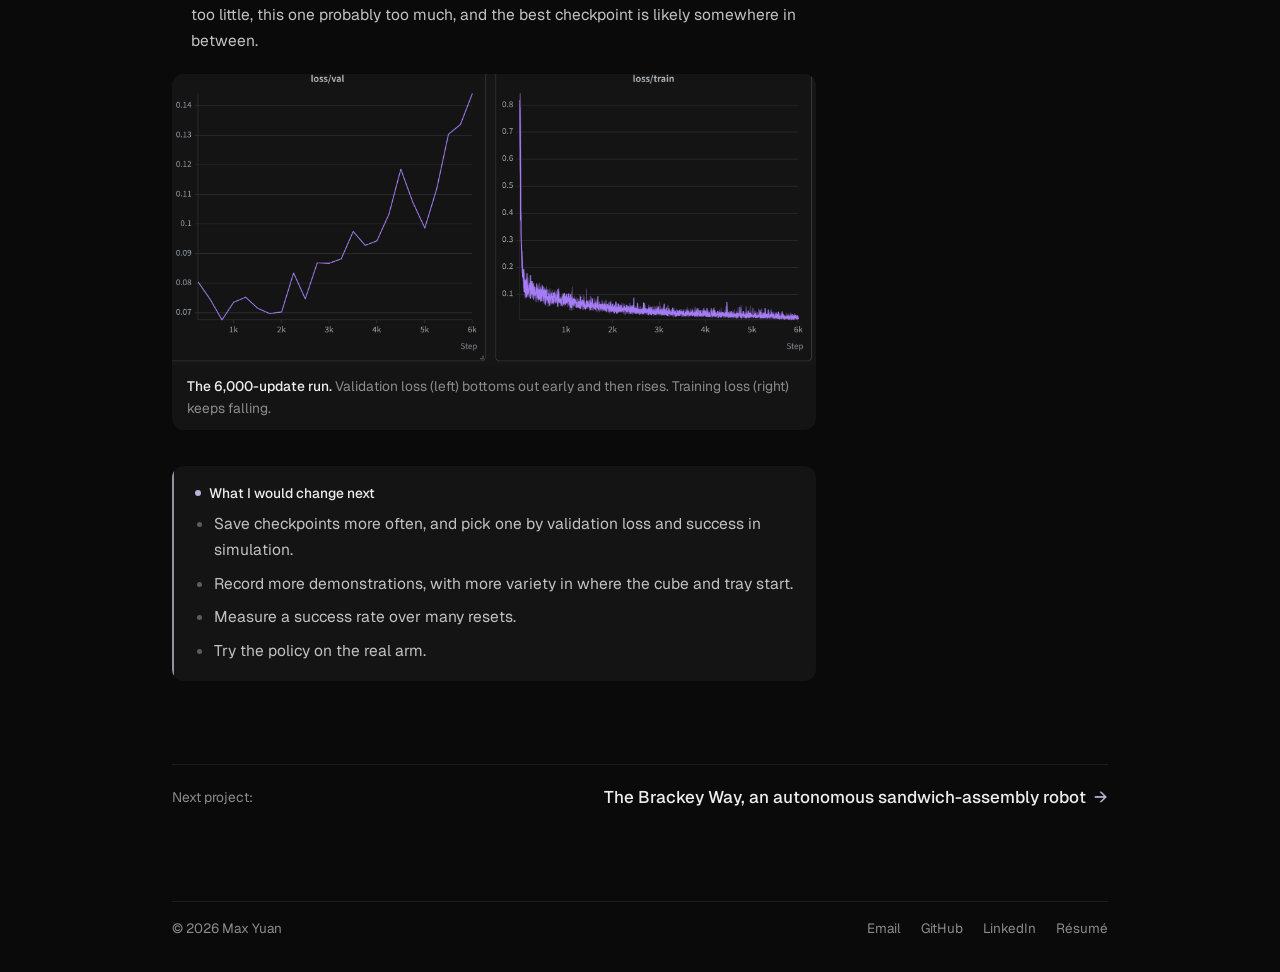
<file: projects/pi05-pick-place.html>
<!DOCTYPE html>
<html lang="en" data-root="../">
<head>
<meta charset="utf-8">
<meta name="viewport" content="width=device-width, initial-scale=1">
<title>Fine-tuning π₀.5 for pick and place — Max Yuan</title>
<meta name="description" content="Fine-tuning the π₀.5 vision-language-action model so the WATonomous Pioneer arm picks up a cube and places it in a tray: a frozen vision-language backbone, a trained action expert, and demonstrations recorded with a leader arm in Isaac Sim.">
<meta property="og:title" content="Fine-tuning π₀.5 for pick and place">
<meta property="og:description" content="A frozen vision-language backbone, a trained action expert, and 71 demonstrations recorded with a leader arm and a digital twin in Isaac Sim.">
<meta property="og:type" content="article">
<meta property="og:image" content="https://notmax08.github.io/assets/pi05/demo.jpg?v=2">
<link rel="preconnect" href="https://fonts.googleapis.com">
<link rel="preconnect" href="https://fonts.gstatic.com" crossorigin>
<link href="https://fonts.googleapis.com/css2?family=Geist:wght@400;500;600&family=Geist+Mono:wght@400;500&display=swap" rel="stylesheet">
<meta name="theme-color" content="#0a0a0a">
<meta name="color-scheme" content="light dark">
<!-- theme: the saved choice, else dark; set before anything is drawn -->
<script>var t='dark';try{t=localStorage.getItem('theme')||'dark'}catch(e){}document.documentElement.dataset.theme=t;var m=document.querySelector('meta[name=theme-color]');if(m)m.content=t==='dark'?'#0a0a0a':'#ffffff'</script>
<link rel="icon" href="data:image/svg+xml,%3Csvg xmlns='http://www.w3.org/2000/svg' viewBox='0 0 64 64'%3E%3Crect width='64' height='64' rx='14' fill='%23171717'/%3E%3Cpath d='M18 44V21l14 14 14-14v23' fill='none' stroke='%23fff' stroke-width='5' stroke-linecap='round' stroke-linejoin='round'/%3E%3Ccircle cx='50' cy='14' r='4' fill='%23c3b1fa'/%3E%3C/svg%3E">
<!-- bump ?v= whenever style.css, main.js or transition.js changes: GitHub Pages caches for 10 min, and a stale stylesheet with new HTML breaks the layout -->
<link rel="stylesheet" href="../style.css?v=2026-11-26a">
<script>document.documentElement.classList.add('js');</script>
<script src="../main.js?v=2026-11-26a" defer></script>
<script src="../transition.js?v=2026-11-26a" defer></script>
<!-- arriving from "imagining the future": start dark so the predicted frame can dissolve into the page -->
<style>html.wam-arriving,html.wam-arriving body{background:#0a0a0a}html.wam-arriving body>*:not(.wam){visibility:hidden}</style>
<script>try{if(sessionStorage.getItem('wam-arrive'))document.documentElement.classList.add('wam-arriving')}catch(e){}</script>
</head>

<body class="case-page">

<a class="skip-link" href="#main">Skip to content</a>

<svg width="0" height="0" style="position:absolute" aria-hidden="true" focusable="false">
  <symbol id="i-arrow-left" viewBox="0 0 24 24" fill="none" stroke="currentColor" stroke-width="1.9" stroke-linecap="round" stroke-linejoin="round"><path d="M19 12H5M11 18l-6-6 6-6"/></symbol>
</svg>

<header class="nav" id="nav">
  <div class="nav-inner">
    <a class="brand" href="../index.html">Max Yuan</a>
    <nav class="nav-links" aria-label="Primary">
      <a href="../index.html#experience">Experience</a>
      <a href="../index.html#projects" aria-current="page">Projects</a>
      <a href="../index.html#skills">Skills</a>
      <a href="../resume.pdf" target="_blank" rel="noopener">Résumé</a>
    </nav>
  </div>
</header>


<div class="wrap">
  <a class="back" href="../index.html#projects"><svg class="i" aria-hidden="true"><use href="#i-arrow-left"/></svg>All projects</a>
</div>

<main id="main" tabindex="-1">

  <div class="project-card">

  <header class="wrap case-head">
    <p class="eyebrow">WATonomous · Humanoid team</p>
    <h1>Fine-tuning π₀.5 for pick and place</h1>
    <p class="lede">A π₀.5 vision-language-action model, fine-tuned so the Pioneer humanoid's left arm picks up a cube and places it in a tray in Isaac Sim. I recorded the demonstrations with a leader arm, wrote the training and evaluation scripts, and trained only the action expert on top of a frozen vision-language backbone.</p>
    <p class="case-stack"><span>π₀.5 VLA</span><span>Flow matching</span><span>LeRobot</span><span>PyTorch</span><span>Isaac Sim</span><span>Leader-arm teleop</span><span>Weights &amp; Biases</span></p>
  </header>

  <div class="wrap">
    <div class="case-media">
      <video controls muted playsinline preload="metadata" poster="../assets/pi05/demo.jpg?v=2" aria-label="Isaac Sim recording: the Pioneer arm picks up a red cube and places it in a blue tray several times in a row, with the left wrist camera and the base camera shown in two smaller windows">
        <source src="../assets/pi05/demo.mp4?v=2" type="video/mp4">
      </video>
    </div>
    <p class="media-note">The policy after 6,000 weight updates, running in Isaac Sim, over several attempts in a row. The two smaller windows are what the policy sees: the left wrist camera and the base camera.</p>
  </div>

  <div class="wrap">
    <div class="stat-row">
      <div class="stat"><b>71</b><span>teleoperated demonstrations, 5,654 frames at 25 fps</span></div>
      <div class="stat"><b>3</b><span>camera views at 256 × 256: base and two wrists</span></div>
      <div class="stat"><b>6,000</b><span>weight updates of 32 samples each</span></div>
      <div class="stat"><b>48 GB</b><span>one cloud GPU, with the backbone frozen</span></div>
    </div>
  </div>

  <div class="wrap case-body">
    <div>

      <h2>Overview</h2>

      <p>The WATonomous humanoid team is building a humanoid called Pioneer, and I worked on its two-arm rig. My job was to get the left arm to do a simple manipulation task from camera images and a text prompt: <em>pick up the cube and place it in the tray</em>. To do that I recorded demonstrations in simulation, fine-tuned a vision-language-action model on them, and checked whether it had actually learned the task.</p>

      <h2>How π₀.5 is built</h2>

      <p>Training a policy from scratch takes far more data than one person can record, so I fine-tuned <strong>π₀.5</strong>, a vision-language-action (VLA) model from Physical Intelligence, starting from LeRobot's <code>pi05_base</code> weights. It has two parts:</p>

      <ul>
        <li><strong>PaliGemma</strong>, a vision-language model (VLM) built on the 2-billion-parameter Gemma language model. It reads the camera images, the text prompt and the arm's joint state.</li>
        <li>The <strong>action expert</strong>, a much smaller action head with about 300 million parameters. It turns what the VLM understood into motion by flow matching: starting from random noise, it refines a chunk of 50 actions (two seconds at 25 Hz) in 10 steps.</li>
      </ul>

      <div class="fsm">
        <svg viewBox="0 0 840 290" role="img" aria-label="Diagram of π₀.5. Three camera images, the task prompt and the joint state go into the PaliGemma vision-language model, which is frozen. The action expert, which is trained, reads from the vision-language model, starts from a noisy 50-step action chunk, and outputs a 50-step action chunk.">
          <defs>
            <marker id="ah" viewBox="0 0 10 10" refX="9" refY="5" markerWidth="7" markerHeight="7" orient="auto-start-reverse">
              <path d="M0 0 L10 5 L0 10 z" class="t-muted"></path>
            </marker>
            <marker id="ahb" viewBox="0 0 10 10" refX="9" refY="5" markerWidth="7" markerHeight="7" orient="auto-start-reverse">
              <path d="M0 0 L10 5 L0 10 z" class="t-learned"></path>
            </marker>
          </defs>
          <g font-family="DM Sans, sans-serif">

            <!-- inputs -->
            <g>
              <rect x="4" y="14" width="176" height="56" rx="10" class="st-done" stroke-width="1.5"></rect>
              <text x="92" y="38" text-anchor="middle" font-size="14.5" font-weight="600" class="t-ink">3 camera images</text>
              <text x="92" y="57" text-anchor="middle" font-size="12.5" class="t-muted">base and both wrists</text>
            </g>
            <g>
              <rect x="4" y="84" width="176" height="56" rx="10" class="st-done" stroke-width="1.5"></rect>
              <text x="92" y="108" text-anchor="middle" font-size="14.5" font-weight="600" class="t-ink">Task prompt</text>
              <text x="92" y="127" text-anchor="middle" font-size="12.5" class="t-muted">"pick up the cube …"</text>
            </g>
            <g>
              <rect x="4" y="154" width="176" height="56" rx="10" class="st-done" stroke-width="1.5"></rect>
              <text x="92" y="178" text-anchor="middle" font-size="14.5" font-weight="600" class="t-ink">Joint state</text>
              <text x="92" y="197" text-anchor="middle" font-size="12.5" class="t-muted">8 values, as text tokens</text>
            </g>
            <line x1="180" y1="42" x2="214" y2="84" class="ln" stroke-width="1.6" marker-end="url(#ah)"></line>
            <line x1="180" y1="112" x2="214" y2="112" class="ln" stroke-width="1.6" marker-end="url(#ah)"></line>
            <line x1="180" y1="182" x2="214" y2="140" class="ln" stroke-width="1.6" marker-end="url(#ah)"></line>

            <!-- frozen backbone -->
            <g>
              <rect x="220" y="30" width="204" height="164" rx="14" class="st-done" stroke-width="1.5" stroke-dasharray="6 4"></rect>
              <text x="322" y="92" text-anchor="middle" font-size="17" font-weight="600" class="t-ink">PaliGemma VLM</text>
              <text x="322" y="115" text-anchor="middle" font-size="13" class="t-muted">SigLIP encoder + Gemma 2B</text>
              <text x="322" y="148" text-anchor="middle" font-size="13" font-weight="600" class="t-muted">frozen</text>
            </g>

            <!-- the action expert reads from the backbone -->
            <line x1="424" y1="112" x2="504" y2="112" class="ln-learned" stroke-width="1.8" marker-end="url(#ahb)"></line>

            <!-- trained action expert -->
            <g>
              <rect x="510" y="30" width="192" height="164" rx="14" class="st-learned" stroke-width="1.5"></rect>
              <text x="606" y="92" text-anchor="middle" font-size="17" font-weight="600" class="t-ink">Action expert</text>
              <text x="606" y="115" text-anchor="middle" font-size="13" class="t-muted">Gemma-style transformer</text>
              <text x="606" y="148" text-anchor="middle" font-size="13" font-weight="600" class="t-learned">trained · about 300M params</text>
            </g>

            <!-- noisy actions in -->
            <g>
              <rect x="510" y="232" width="192" height="54" rx="10" class="st-done" stroke-width="1.5"></rect>
              <text x="606" y="255" text-anchor="middle" font-size="14" font-weight="600" class="t-ink">Noisy action chunk</text>
              <text x="606" y="273" text-anchor="middle" font-size="12.5" class="t-muted">refined in 10 steps</text>
            </g>
            <line x1="606" y1="232" x2="606" y2="200" class="ln" stroke-width="1.6" marker-end="url(#ah)"></line>

            <!-- actions out -->
            <line x1="702" y1="112" x2="728" y2="112" class="ln-learned" stroke-width="1.8" marker-end="url(#ahb)"></line>
            <g>
              <rect x="734" y="74" width="102" height="76" rx="10" class="st-learned" stroke-width="1.5"></rect>
              <text x="785" y="100" text-anchor="middle" font-size="14" font-weight="600" class="t-ink">Action chunk</text>
              <text x="785" y="119" text-anchor="middle" font-size="12.5" class="t-muted">50 steps</text>
              <text x="785" y="136" text-anchor="middle" font-size="12.5" class="t-muted">2 s at 25 Hz</text>
            </g>
          </g>
        </svg>
        <div class="fsm-legend">
          <span><i class="lg-frozen"></i>frozen or fixed input</span>
          <span><i class="lg-learned"></i>trained in this project</span>
        </div>
      </div>

      <h2>Freezing the backbone</h2>

      <ul>
        <li>The PaliGemma backbone is already trained on internet-scale images and text, so it can already read a scene and an instruction. What it has never seen is this arm, these cameras and this task.</li>
        <li>It has far too many parameters to fine-tune on 71 short demonstrations: that would need much more memory and risk damaging what it already knows.</li>
        <li>So I froze it and fine-tuned only the action head, the part that has to adjust to my task.</li>
      </ul>

      <h2>Recording demonstrations</h2>

      <p>There was no dataset for this arm, so I recorded one in simulation:</p>

      <ul>
        <li>The Pioneer arm in Isaac Sim is a digital twin of the real one.</li>
        <li>I drive it with a 3D-printed leader arm: seven Feetech STS3215 servos used only as encoders, one per joint and one for the gripper.</li>
        <li>Each leader joint maps directly to the matching simulated joint, so moving the leader by hand moves the robot the same way, with no inverse kinematics.</li>
      </ul>

      <figure class="case-figure case-figure-side">
        <img src="../assets/pi05/leader-arm.jpg" alt="A white 3D-printed leader arm with a servo at each joint, clamped to a desk, with the Pioneer arm simulation on the monitor behind it" width="1200" height="1600" loading="lazy">
        <figcaption><b>The leader arm.</b> Seven servos used as joint encoders. On the monitor behind it is the scene it drives: the simulated arm, the table, the cube and the tray.</figcaption>
      </figure>

      <figure class="case-figure">
        <video src="../assets/pi05/teleop.mp4" poster="../assets/pi05/teleop.jpg" autoplay muted loop playsinline preload="metadata" aria-label="Max moving the leader arm by hand while the simulated Pioneer arm follows on the monitor"></video>
        <figcaption><b>Recording a demonstration.</b> I move the leader arm by hand, and the simulated arm follows it joint for joint.</figcaption>
      </figure>

      <ul>
        <li>My recorder saves four things 25 times a second as a LeRobot v3.0 dataset: the arm's joint positions (the state), the leader's joint targets (the action), three camera images and the text prompt.</li>
        <li>I built the scene (a table, a cube and a tray) and matched the three cameras to the real robot's specs: a base camera modelled on an Intel RealSense D455 and one on each wrist. The closer the simulated images are to the real ones, the less the policy has to relearn on the real arm.</li>
        <li>The finished dataset is 71 episodes of about 3 seconds each, 5,654 frames in total.</li>
      </ul>

      <figure class="case-figure">
        <img src="../assets/pi05/cameras.jpg" alt="Two views from the simulation: a wrist camera close to the red cube between the gripper fingers, and the base camera looking down at the table, the tray, the cube and both grippers" width="1880" height="516" loading="lazy">
        <figcaption><b>What the policy sees.</b> Two of the three views: the left wrist camera, close to the cube, and the base camera looking down at the table.</figcaption>
      </figure>

      <h2>From a recording to model input</h2>

      <p>LeRobot's pre-processor and post-processor convert between the dataset and the model:</p>

      <ul>
        <li>Images are resized to 224 × 224, and the prompt and joint state are turned into tokens.</li>
        <li>Joint states and actions are normalized to roughly −1 to 1, using each dimension's 1st and 99th percentile. Without that, a wrist that moves through almost 2 radians would dominate the loss over a gripper finger that moves 0.05 metres.</li>
        <li>The post-processor undoes the normalization, so the output is joint targets in radians again.</li>
        <li>I trained on delta actions: each step the model predicts is an offset from where the arm was when it planned, while the gripper stays absolute. A policy that has not learned much then holds still instead of drifting toward an average pose.</li>
      </ul>

      <h2>The training script</h2>

      <p>I wrote the training loop by hand instead of calling LeRobot's training command. From top to bottom:</p>

      <dl class="walk">
        <dt>Setup</dt>
        <dd>Fixes the random seeds, downloads the dataset from the Hugging Face Hub, and checks the Hub and Weights &amp; Biases logins up front, so a missing token fails in seconds, not after hours of training.</dd>
        <dt>Model</dt>
        <dd>Loads <code>pi05_base</code> and matches its inputs and outputs to this dataset's cameras and joints. Weights stay in 32-bit floats while the forward pass runs in bfloat16, which is faster and smaller without rounding away small updates.</dd>
        <dt>Train and validation split</dt>
        <dd>Holds out one shuffled episode for validation and trains on the other 70. The split is by episode because neighbouring frames are nearly identical.</dd>
        <dt>Data loading</dt>
        <dd>Each sample is one frame plus the next 50 actions, shuffled so every update mixes frames from many episodes.</dd>
        <dt>Processors</dt>
        <dd>Builds the normalization and tokenization steps from the dataset's statistics, using the delta-action statistics for actions.</dd>
        <dt>Freezing</dt>
        <dd>Turns gradients on only for the action expert and its small input and output layers, and gives the optimizer only those parameters.</dd>
        <dt>Learning rate</dt>
        <dd>AdamW with a peak of 2.5e-5: linear warmup over the first 100 updates, a hold at the peak, then cosine decay to 10% of the peak over the last 1,000 updates.</dd>
        <dt>Training loop</dt>
        <dd>Runs 16 samples per forward pass and adds up the gradients from two passes, so every weight update is based on 32 samples. Gradients are clipped to a norm of 1.0.</dd>
        <dt>Validation</dt>
        <dd>Scores the held-out episode every 250 updates with the same random noise each time, so a change in validation loss comes from the weights.</dd>
        <dt>Checkpoints and logs</dt>
        <dd>Logs loss, learning rate and gradient norm to a CSV file and to Weights &amp; Biases, and uploads the final 14.5 GB checkpoint to the Hub.</dd>
      </dl>

      <h2>Making it fit</h2>

      <ul>
        <li>π₀.5 ran out of memory on my laptop's 12 GB GPU, so I moved training to a 48 GB cloud GPU.</li>
        <li>Gradient accumulation keeps the update size independent of the hardware: a batch of 2 over 16 passes on a small GPU and a batch of 16 over 2 passes on the cloud GPU both give 32 samples per update.</li>
        <li>Freezing the backbone saves memory too: it needs no gradients and no optimizer state.</li>
        <li>The first updates of a fine-tune are the riskiest, because the gradients are largest then: the gradient norm starts near 3 and falls to about 0.4 within 60 updates. The warmup keeps those steps small so they cannot wreck the pretrained weights, and the cosine decay lets them settle at the end.</li>
      </ul>

      <figure class="case-figure">
        <img class="plot" src="../assets/pi05/wandb-warmup.png" alt="Three charts over the first 200 updates: the learning rate ramping up linearly to 2.5e-5 by update 100, the gradient norm falling from about 3 to about 0.4, and the training loss falling from about 0.8 to about 0.15" width="2128" height="466" loading="lazy">
        <figcaption><b>The first 200 updates.</b> The learning rate ramps up while the gradient norm and the training loss fall quickly.</figcaption>
      </figure>

      <h2 id="detach">Detaching the frozen backbone</h2>

      <p>In π₀.5 the VLM and the action expert run side by side through 18 layers, and in each layer they share one attention step so the action tokens can read the image and prompt tokens. Because of that shared step, PyTorch treats every VLM activation as part of the training graph and keeps it in memory for the backward pass, even though the VLM's weights are frozen.</p>

      <p>None of that is needed. The attention mask stops the image and prompt tokens from looking at the action tokens, so the VLM's outputs never depend on anything being trained. I wrapped LeRobot's layer function to call <code>.detach()</code> on the VLM's output after every layer. The action expert's gradients stay exactly the same, but PyTorch no longer stores the VLM's activations or backpropagates through the 2B-parameter backbone, which saves a lot of GPU memory.</p>

<pre><code>_compute_layer_complete = pi05_modeling.compute_layer_complete

def _compute_layer_frozen_prefix(*args, **kwargs):
    prefix_out, suffix_out = _compute_layer_complete(*args, **kwargs)
    return [prefix_out.detach(), suffix_out]

pi05_modeling.compute_layer_complete = _compute_layer_frozen_prefix</code></pre>

      <div class="fsm">
        <svg viewBox="0 0 840 290" role="img" aria-label="Diagram of the detach trick. The VLM and the action expert each have 18 layers. In every layer the action expert reads keys and values from the VLM, but not the other way round. The VLM's output is detached after every layer, so gradients flow back through the action expert only.">
          <defs>
            <marker id="ah2" viewBox="0 0 10 10" refX="9" refY="5" markerWidth="7" markerHeight="7" orient="auto-start-reverse">
              <path d="M0 0 L10 5 L0 10 z" class="t-muted"></path>
            </marker>
            <marker id="ahb2" viewBox="0 0 10 10" refX="9" refY="5" markerWidth="7" markerHeight="7" orient="auto-start-reverse">
              <path d="M0 0 L10 5 L0 10 z" class="t-learned"></path>
            </marker>
          </defs>
          <g font-family="DM Sans, sans-serif">

            <!-- row labels -->
            <text x="4" y="62" font-size="18" font-weight="600" class="t-ink">VLM</text>
            <text x="4" y="84" font-size="14.5" class="t-muted">image + prompt tokens</text>
            <text x="4" y="198" font-size="18" font-weight="600" class="t-ink">Action expert</text>
            <text x="4" y="220" font-size="14.5" class="t-muted">action tokens</text>

            <!-- VLM layers: frozen, output detached after each one -->
            <rect x="170" y="40" width="130" height="52" rx="10" class="st-done" stroke-width="1.5" stroke-dasharray="6 4"></rect>
            <text x="235" y="72" text-anchor="middle" font-size="17" font-weight="600" class="t-ink">Layer 1</text>
            <rect x="340" y="40" width="130" height="52" rx="10" class="st-done" stroke-width="1.5" stroke-dasharray="6 4"></rect>
            <text x="405" y="72" text-anchor="middle" font-size="17" font-weight="600" class="t-ink">Layer 2</text>
            <text x="575" y="71" text-anchor="middle" font-size="18" class="t-muted">…</text>
            <rect x="680" y="40" width="130" height="52" rx="10" class="st-done" stroke-width="1.5" stroke-dasharray="6 4"></rect>
            <text x="745" y="72" text-anchor="middle" font-size="17" font-weight="600" class="t-ink">Layer 18</text>

            <line x1="300" y1="66" x2="336" y2="66" class="ln" stroke-width="1.6" marker-end="url(#ah2)"></line>
            <line x1="470" y1="66" x2="540" y2="66" class="ln" stroke-width="1.6" marker-end="url(#ah2)"></line>
            <line x1="610" y1="66" x2="676" y2="66" class="ln" stroke-width="1.6" marker-end="url(#ah2)"></line>
            <text x="318" y="28" text-anchor="middle" font-size="14" font-weight="600" class="t-learned">detach</text>
            <text x="505" y="28" text-anchor="middle" font-size="14" font-weight="600" class="t-learned">detach</text>
            <text x="643" y="28" text-anchor="middle" font-size="14" font-weight="600" class="t-learned">detach</text>

            <!-- shared attention: the expert reads the VLM, never the other way -->
            <line x1="235" y1="92" x2="235" y2="172" class="ln" stroke-width="1.6" marker-end="url(#ah2)"></line>
            <line x1="405" y1="92" x2="405" y2="172" class="ln" stroke-width="1.6" marker-end="url(#ah2)"></line>
            <line x1="745" y1="92" x2="745" y2="172" class="ln" stroke-width="1.6" marker-end="url(#ah2)"></line>
            <text x="243" y="137" font-size="14" class="t-muted">keys, values</text>
            <text x="413" y="137" font-size="14" class="t-muted">keys, values</text>
            <text x="753" y="137" font-size="14" class="t-muted">keys, values</text>

            <!-- action expert layers: trained -->
            <rect x="170" y="176" width="130" height="52" rx="10" class="st-learned" stroke-width="1.5"></rect>
            <text x="235" y="208" text-anchor="middle" font-size="17" font-weight="600" class="t-ink">Layer 1</text>
            <rect x="340" y="176" width="130" height="52" rx="10" class="st-learned" stroke-width="1.5"></rect>
            <text x="405" y="208" text-anchor="middle" font-size="17" font-weight="600" class="t-ink">Layer 2</text>
            <text x="575" y="207" text-anchor="middle" font-size="18" class="t-muted">…</text>
            <rect x="680" y="176" width="130" height="52" rx="10" class="st-learned" stroke-width="1.5"></rect>
            <text x="745" y="208" text-anchor="middle" font-size="17" font-weight="600" class="t-ink">Layer 18</text>

            <line x1="300" y1="202" x2="336" y2="202" class="ln-learned" stroke-width="1.8" marker-end="url(#ahb2)"></line>
            <line x1="470" y1="202" x2="540" y2="202" class="ln-learned" stroke-width="1.8" marker-end="url(#ahb2)"></line>
            <line x1="610" y1="202" x2="676" y2="202" class="ln-learned" stroke-width="1.8" marker-end="url(#ahb2)"></line>

            <!-- backward pass -->
            <line x1="810" y1="252" x2="174" y2="252" class="ln-learned" stroke-width="1.6" stroke-dasharray="5 4" marker-end="url(#ahb2)"></line>
            <text x="490" y="280" text-anchor="middle" font-size="15" class="t-learned">gradients flow back through the action expert only</text>
          </g>
        </svg>
        <div class="fsm-legend">
          <span><i class="lg-frozen"></i>frozen: activations not stored</span>
          <span><i class="lg-learned"></i>trained: activations kept for backprop</span>
        </div>
      </div>

      <h2>The first run was underfit</h2>

      <ul>
        <li>The first cloud run used 1,000 weight updates, about 5.7 passes over the roughly 5,600 training frames. The loss went down, but that says little about whether the arm would do the task.</li>
        <li>So I wrote an offline evaluation. It gives the policy recorded camera frames and joint states and compares its predicted actions with what I actually did on the leader arm, next to a baseline that just holds the arm's current position.</li>
        <li>The policy lost to that baseline. Over the first 0.4 seconds of each prediction, the part the arm executes before the policy plans again, its arm-joint error averaged about 10 degrees on episodes it had trained on, against about 5.5 degrees for holding still.</li>
        <li>A policy that is worse than standing still on its own training data has not learned the demonstrations yet, so it needed more training.</li>
      </ul>

      <figure class="case-figure">
        <img class="plot" src="../assets/pi05/error-vs-horizon.png" alt="Two charts of prediction error against how far ahead the policy predicts, for the arm joints and for the gripper fingers. Over the first 0.4 seconds, the policy's error on both training and held-out episodes is above the hold-still baseline." width="1800" height="750" loading="lazy">
        <figcaption><b>Error against look-ahead, first run.</b> In the shaded 0.4 s that gets executed, the policy (blue and orange) is less accurate than holding still (grey).</figcaption>
      </figure>

      <h2>Training longer</h2>

      <ul>
        <li>I raised the run to 6,000 updates, about 34 passes over the data. The training loss fell from about 0.70 to about 0.013, and in simulation the arm now picks up the cube and places it in the tray, as in the video at the top.</li>
        <li>Validation loss on the held-out episode was lowest between about 750 and 2,000 updates, around 0.07, then climbed to 0.144 while the training loss kept falling: the usual sign of overfitting.</li>
        <li>One held-out episode is a noisy measure, but the trend is steady: the first run trained too little, this one probably too much, and the best checkpoint is likely somewhere in between.</li>
      </ul>

      <figure class="case-figure">
        <img class="plot" src="../assets/pi05/loss-6000.png" alt="Two charts over 6,000 updates. Validation loss dips to about 0.07 near 750 updates, stays low until about 2,000, then rises to 0.144. Training loss falls steadily from about 0.8 to near 0.01." width="2042" height="925" loading="lazy">
        <figcaption><b>The 6,000-update run.</b> Validation loss (left) bottoms out early and then rises. Training loss (right) keeps falling.</figcaption>
      </figure>

      <div class="hard">
        <span class="hard-label">What I would change next</span>
        <ul>
          <li>Save checkpoints more often, and pick one by validation loss and success in simulation.</li>
          <li>Record more demonstrations, with more variety in where the cube and tray start.</li>
          <li>Measure a success rate over many resets.</li>
          <li>Try the policy on the real arm.</li>
        </ul>
      </div>

    </div>

    <aside class="facts">
      <dl>
        <dt>Robot</dt>
        <dd>Pioneer bimanual arm rig (left arm), WATonomous humanoid team</dd>
        <dt>Task</dt>
        <dd>"Pick up the cube and place it in the tray"</dd>
        <dt>Model</dt>
        <dd>π₀.5 from LeRobot's pi05_base: frozen PaliGemma backbone, trained action expert</dd>
        <dt>Data</dt>
        <dd>71 demonstrations, 5,654 frames at 25 fps, three 256 × 256 cameras</dd>
        <dt>Training</dt>
        <dd>6,000 updates of 32 samples, AdamW, warmup and cosine decay</dd>
        <dt>Compute</dt>
        <dd>One 48 GB cloud GPU</dd>
        <dt>My part</dt>
        <dd>Leader-arm recorder, scene and cameras, training and evaluation scripts</dd>
      </dl>
      <a class="btn btn-primary" href="https://github.com/WATonomous/pioneer_humanoid/tree/main/src/robot_learning/humanoid_il/pi0.5" target="_blank" rel="noopener">Read the code</a>
      <a class="btn btn-ghost" href="https://huggingface.co/datasets/notmaxxx/pioneer_vla_pick_place" target="_blank" rel="noopener">Dataset</a>
      <a class="btn btn-ghost" href="https://huggingface.co/notmaxxx/pi05_pioneer_pick_place_delta" target="_blank" rel="noopener">Checkpoint</a>
    </aside>
  </div>

  </div> <!-- /.project-card -->

  <div class="wrap">
    <div class="next">
      Next project: <a href="brackey-way.html">The Brackey Way, an autonomous sandwich-assembly robot</a>
    </div>
  </div>

</main>

<footer class="site-footer">
  <div class="wrap footer-inner">
    <p>© <span data-year>2026</span> Max Yuan</p>
    <nav class="footer-links" aria-label="Elsewhere">
      <a href="mailto:maxyuan081205@gmail.com">Email</a>
      <a href="https://github.com/NotMax08" target="_blank" rel="noopener">GitHub</a>
      <a href="https://linkedin.com/in/max-yuan-a0b34b36b" target="_blank" rel="noopener">LinkedIn</a>
      <a href="../resume.pdf" target="_blank" rel="noopener">Résumé</a>
    </nav>
  </div>
</footer>

<div class="toast" id="toast" role="status" aria-live="polite"></div>

</body>
</html>
</file>
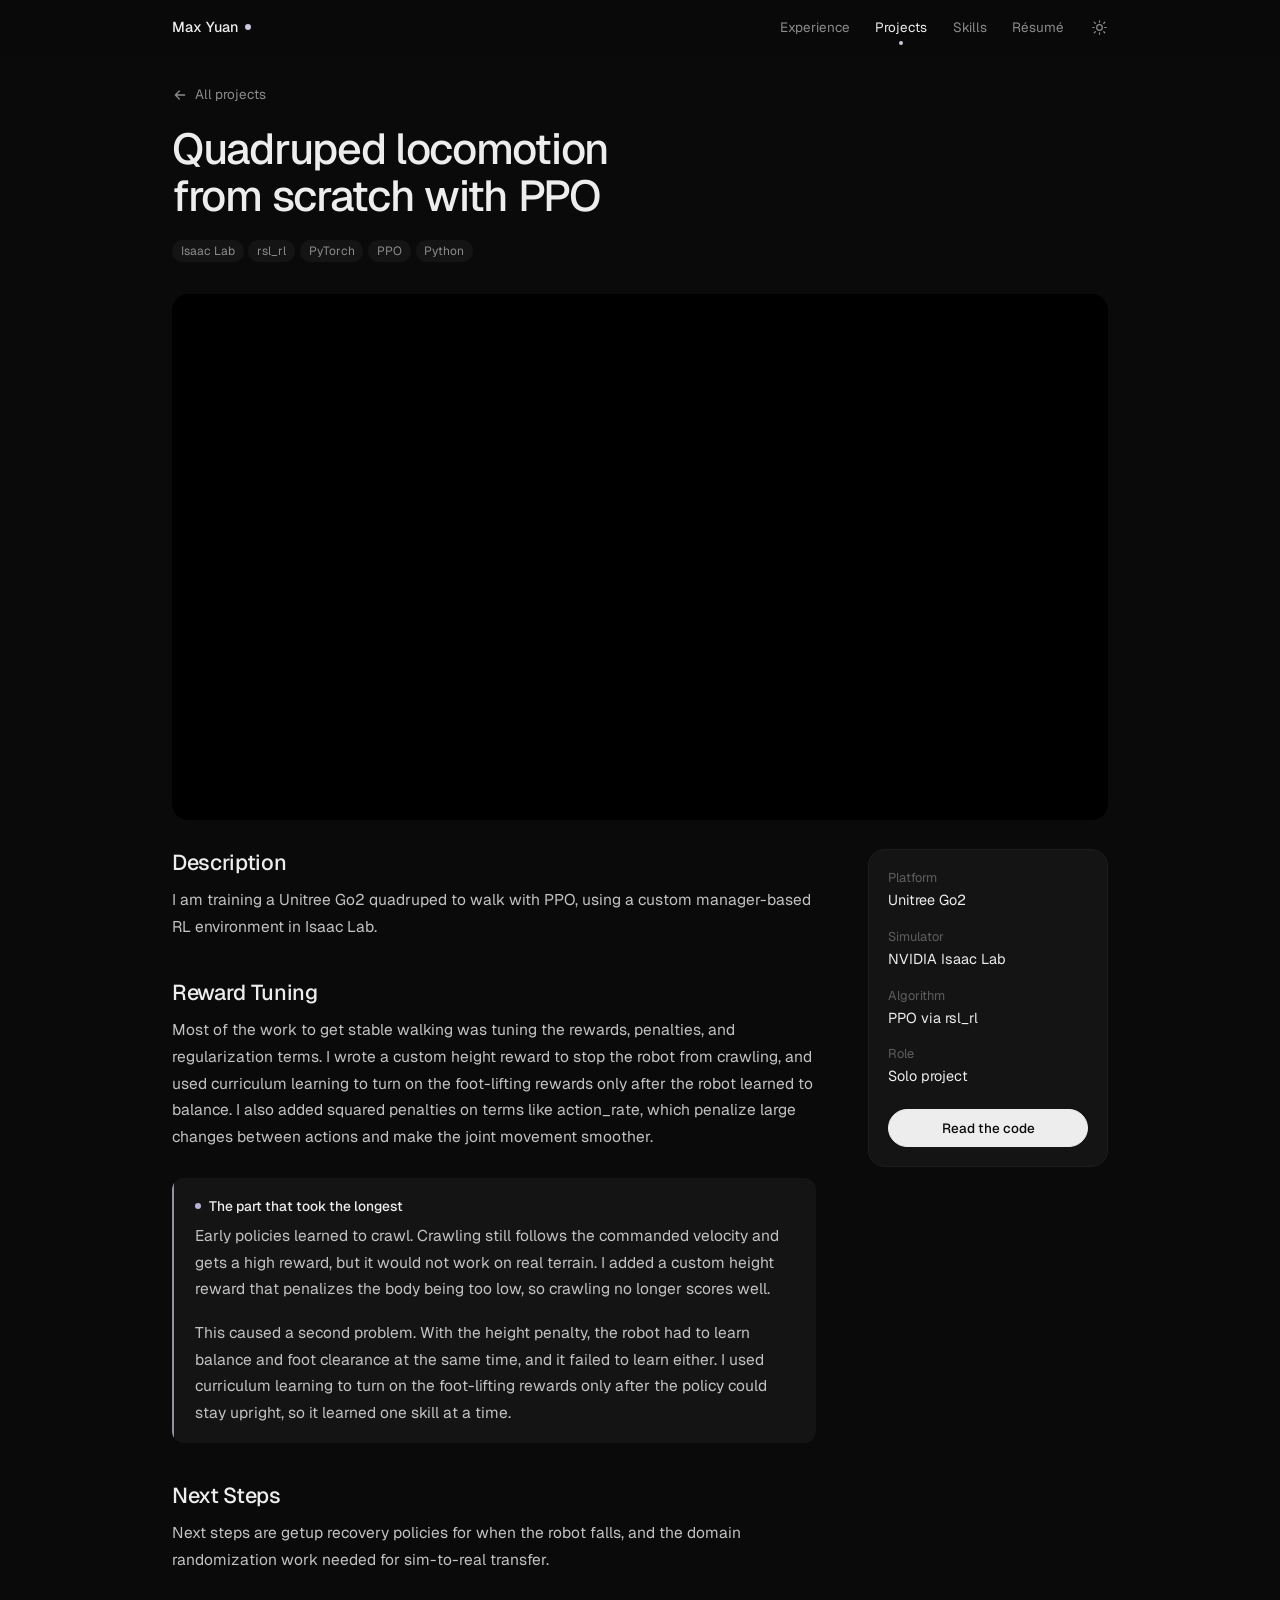
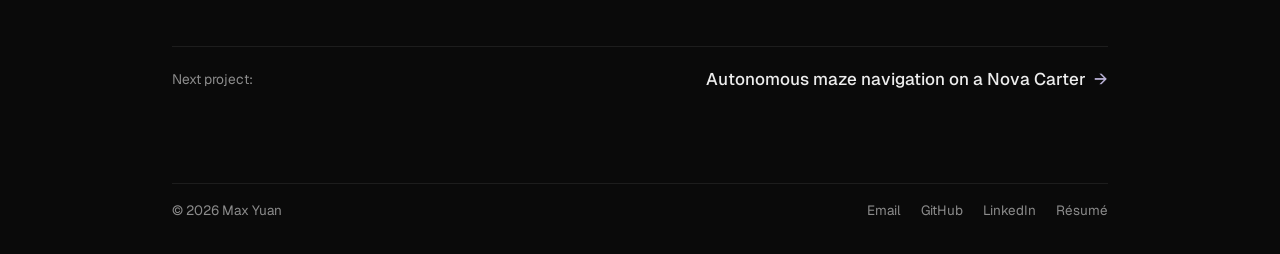
<file: projects/quadruped-ppo.html>
<!DOCTYPE html>
<html lang="en" data-root="../">
<head>
<meta charset="utf-8">
<meta name="viewport" content="width=device-width, initial-scale=1">
<title>Quadruped locomotion with PPO (IN PROGRESS) — Max Yuan</title>
<meta name="description" content="Training a Unitree Go2 to walk in Isaac Lab with PPO, no reference gait, through reward shaping and curriculum learning.">
<link rel="preconnect" href="https://fonts.googleapis.com">
<link rel="preconnect" href="https://fonts.gstatic.com" crossorigin>
<link href="https://fonts.googleapis.com/css2?family=Geist:wght@400;500;600&family=Geist+Mono:wght@400;500&display=swap" rel="stylesheet">
<meta name="theme-color" content="#0a0a0a">
<meta name="color-scheme" content="light dark">
<!-- theme: the saved choice, else dark; set before anything is drawn -->
<script>var t='dark';try{t=localStorage.getItem('theme')||'dark'}catch(e){}document.documentElement.dataset.theme=t;var m=document.querySelector('meta[name=theme-color]');if(m)m.content=t==='dark'?'#0a0a0a':'#ffffff'</script>
<link rel="icon" href="data:image/svg+xml,%3Csvg xmlns='http://www.w3.org/2000/svg' viewBox='0 0 64 64'%3E%3Crect width='64' height='64' rx='14' fill='%23171717'/%3E%3Cpath d='M18 44V21l14 14 14-14v23' fill='none' stroke='%23fff' stroke-width='5' stroke-linecap='round' stroke-linejoin='round'/%3E%3Ccircle cx='50' cy='14' r='4' fill='%23c3b1fa'/%3E%3C/svg%3E">
<!-- bump ?v= whenever style.css, main.js or transition.js changes: GitHub Pages caches for 10 min, and a stale stylesheet with new HTML breaks the layout -->
<link rel="stylesheet" href="../style.css?v=2026-11-26a">
<script>document.documentElement.classList.add('js');</script>
<script src="../main.js?v=2026-11-26a" defer></script>
<script src="../transition.js?v=2026-11-26a" defer></script>
<!-- arriving from "imagining the future": start dark so the predicted frame can dissolve into the page -->
<style>html.wam-arriving,html.wam-arriving body{background:#0a0a0a}html.wam-arriving body>*:not(.wam){visibility:hidden}</style>
<script>try{if(sessionStorage.getItem('wam-arrive'))document.documentElement.classList.add('wam-arriving')}catch(e){}</script>
</head>

<body class="case-page">

<a class="skip-link" href="#main">Skip to content</a>

<svg width="0" height="0" style="position:absolute" aria-hidden="true" focusable="false">
  <symbol id="i-arrow-left" viewBox="0 0 24 24" fill="none" stroke="currentColor" stroke-width="1.9" stroke-linecap="round" stroke-linejoin="round"><path d="M19 12H5M11 18l-6-6 6-6"/></symbol>
</svg>

<header class="nav" id="nav">
  <div class="nav-inner">
    <a class="brand" href="../index.html">Max Yuan</a>
    <nav class="nav-links" aria-label="Primary">
      <a href="../index.html#experience">Experience</a>
      <a href="../index.html#projects" aria-current="page">Projects</a>
      <a href="../index.html#skills">Skills</a>
      <a href="../resume.pdf" target="_blank" rel="noopener">Résumé</a>
    </nav>
  </div>
</header>


<div class="wrap">
  <a class="back" href="../index.html#projects"><svg class="i" aria-hidden="true"><use href="#i-arrow-left"/></svg>All projects</a>
</div>

<main id="main" tabindex="-1">

  <header class="wrap case-head">
    <h1>Quadruped locomotion from scratch with PPO</h1>
    <p class="case-stack"><span>Isaac Lab</span><span>rsl_rl</span><span>PyTorch</span><span>PPO</span><span>Python</span></p>
  </header>

  <div class="wrap">
    <div class="case-media">
      <video autoplay muted loop playsinline aria-label="Trained Go2 gait in Isaac Lab">
        <source src="../assets/quadruped/best_demo.mp4" type="video/mp4">
      </video>
    </div>
  </div>

  <div class="wrap case-body">
    <div>
      <h2>Description</h2>
      <p>I am training a Unitree Go2 quadruped to walk with PPO, using a custom manager-based RL environment in Isaac Lab.</p>

      <h2>Reward Tuning</h2>
      <p>Most of the work to get stable walking was tuning the rewards, penalties, and regularization terms. I wrote a custom height reward to stop the robot from crawling, and used curriculum learning to turn on the foot-lifting rewards only after the robot learned to balance. I also added squared penalties on terms like action_rate, which penalize large changes between actions and make the joint movement smoother.</p>

      <div class="hard">
        <span class="hard-label">The part that took the longest</span>
        <p>Early policies learned to crawl. Crawling still follows the commanded velocity and gets a high reward, but it would not work on real terrain. I added a custom height reward that penalizes the body being too low, so crawling no longer scores well.</p>
        <p>This caused a second problem. With the height penalty, the robot had to learn balance and foot clearance at the same time, and it failed to learn either. I used curriculum learning to turn on the foot-lifting rewards only after the policy could stay upright, so it learned one skill at a time.</p>
      </div>

      <h2>Next Steps</h2>
      <p>Next steps are getup recovery policies for when the robot falls, and the domain randomization work needed for sim-to-real transfer.</p>
    </div>

    <aside class="facts">
      <dl>
        <dt>Platform</dt>
        <dd>Unitree Go2</dd>
        <dt>Simulator</dt>
        <dd>NVIDIA Isaac Lab</dd>
        <dt>Algorithm</dt>
        <dd>PPO via rsl_rl</dd>
        <dt>Role</dt>
        <dd>Solo project</dd>
      </dl>
      <a class="btn btn-primary" href="https://github.com/NotMax08/unitree_go2_ppo_isaaclab">Read the code</a>
    </aside>
  </div>

  <div class="wrap">
    <div class="next">
      Next project: <a href="maze-nav2.html">Autonomous maze navigation on a Nova Carter</a>
    </div>
  </div>

</main>

<footer class="site-footer">
  <div class="wrap footer-inner">
    <p>© <span data-year>2026</span> Max Yuan</p>
    <nav class="footer-links" aria-label="Elsewhere">
      <a href="mailto:maxyuan081205@gmail.com">Email</a>
      <a href="https://github.com/NotMax08" target="_blank" rel="noopener">GitHub</a>
      <a href="https://linkedin.com/in/max-yuan-a0b34b36b" target="_blank" rel="noopener">LinkedIn</a>
      <a href="../resume.pdf" target="_blank" rel="noopener">Résumé</a>
    </nav>
  </div>
</footer>

<div class="toast" id="toast" role="status" aria-live="polite"></div>

</body>
</html>
</file>
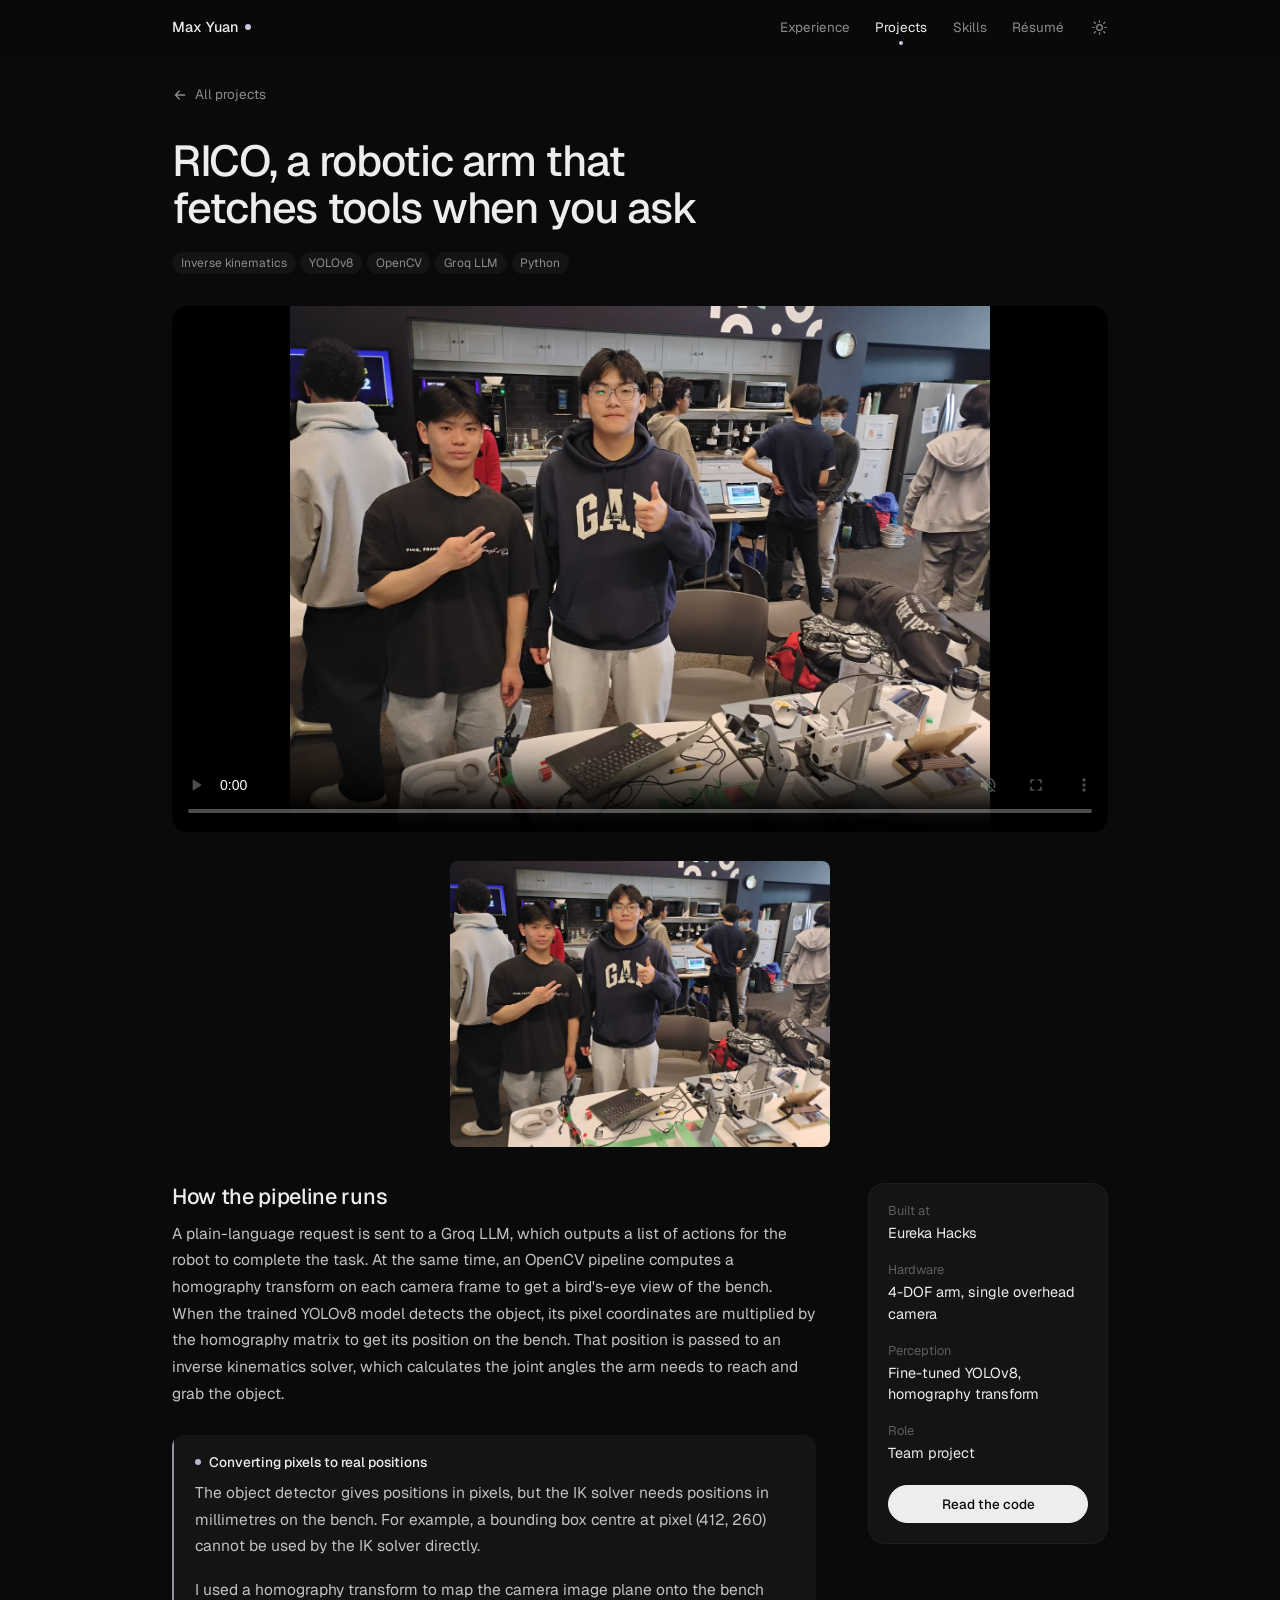
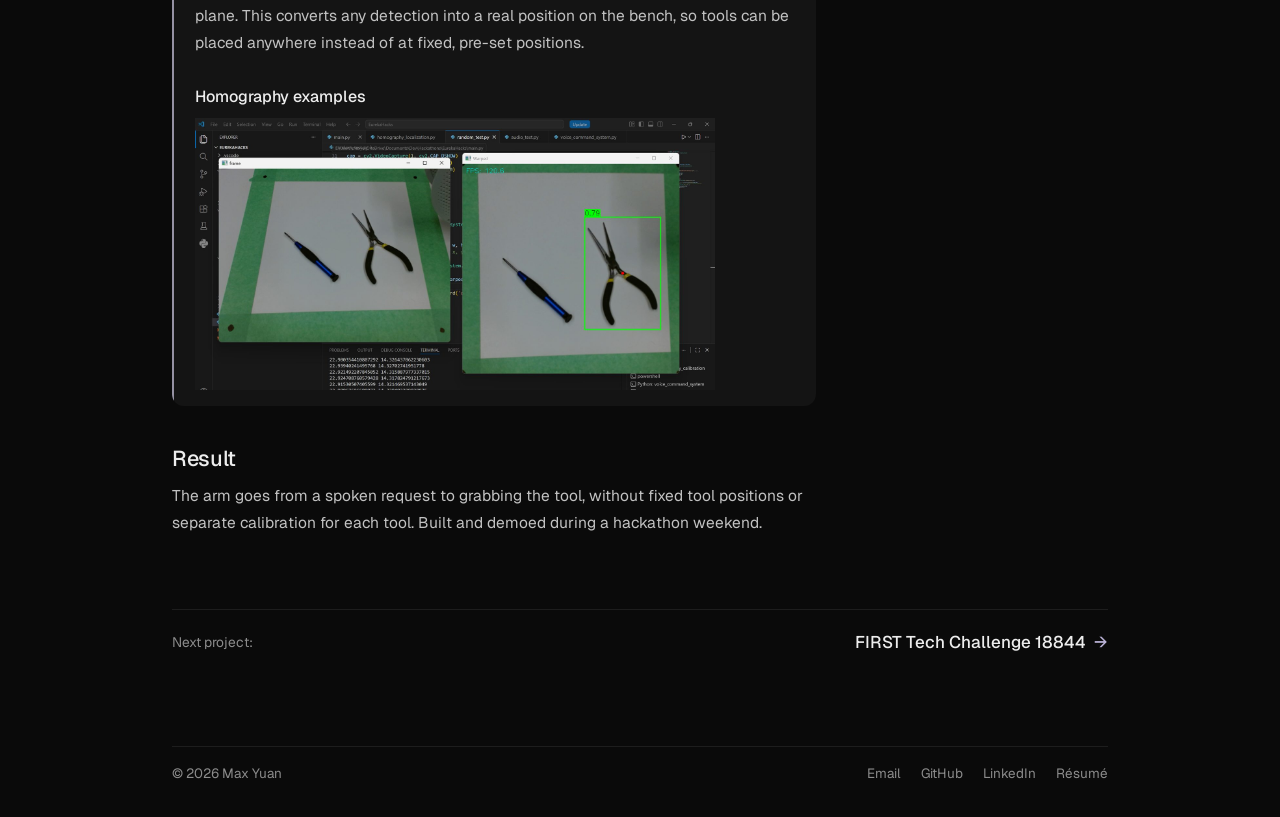
<file: projects/rico-arm.html>
<!DOCTYPE html>
<html lang="en" data-root="../">
<head>
<meta charset="utf-8">
<meta name="viewport" content="width=device-width, initial-scale=1">
<title>RICO, a voice-controlled robotic arm — Max Yuan</title>
<meta name="description" content="A spoken request goes to a Groq LLM, which outputs a list of actions. At the same time, an OpenCV pipeline computes a bird's-eye homography. YOLOv8 detections are mapped through the homography to bench coordinates and passed to an inverse kinematics solver.">
<link rel="preconnect" href="https://fonts.googleapis.com">                                                              
<link rel="preconnect" href="https://fonts.gstatic.com" crossorigin>
<link href="https://fonts.googleapis.com/css2?family=Geist:wght@400;500;600&family=Geist+Mono:wght@400;500&display=swap" rel="stylesheet">
<meta name="theme-color" content="#0a0a0a">
<meta name="color-scheme" content="light dark">
<!-- theme: the saved choice, else dark; set before anything is drawn -->
<script>var t='dark';try{t=localStorage.getItem('theme')||'dark'}catch(e){}document.documentElement.dataset.theme=t;var m=document.querySelector('meta[name=theme-color]');if(m)m.content=t==='dark'?'#0a0a0a':'#ffffff'</script>
<link rel="icon" href="data:image/svg+xml,%3Csvg xmlns='http://www.w3.org/2000/svg' viewBox='0 0 64 64'%3E%3Crect width='64' height='64' rx='14' fill='%23171717'/%3E%3Cpath d='M18 44V21l14 14 14-14v23' fill='none' stroke='%23fff' stroke-width='5' stroke-linecap='round' stroke-linejoin='round'/%3E%3Ccircle cx='50' cy='14' r='4' fill='%23c3b1fa'/%3E%3C/svg%3E">
<!-- bump ?v= whenever style.css, main.js or transition.js changes: GitHub Pages caches for 10 min, and a stale stylesheet with new HTML breaks the layout -->
<link rel="stylesheet" href="../style.css?v=2026-11-26a">
<script>document.documentElement.classList.add('js');</script>
<script src="../main.js?v=2026-11-26a" defer></script>
<script src="../transition.js?v=2026-11-26a" defer></script>
<!-- arriving from "imagining the future": start dark so the predicted frame can dissolve into the page -->
<style>html.wam-arriving,html.wam-arriving body{background:#0a0a0a}html.wam-arriving body>*:not(.wam){visibility:hidden}</style>
<script>try{if(sessionStorage.getItem('wam-arrive'))document.documentElement.classList.add('wam-arriving')}catch(e){}</script>
</head>

<body class="case-page">

<a class="skip-link" href="#main">Skip to content</a>

<svg width="0" height="0" style="position:absolute" aria-hidden="true" focusable="false">
  <symbol id="i-arrow-left" viewBox="0 0 24 24" fill="none" stroke="currentColor" stroke-width="1.9" stroke-linecap="round" stroke-linejoin="round"><path d="M19 12H5M11 18l-6-6 6-6"/></symbol>
</svg>

<header class="nav" id="nav">
  <div class="nav-inner">
    <a class="brand" href="../index.html">Max Yuan</a>
    <nav class="nav-links" aria-label="Primary">
      <a href="../index.html#experience">Experience</a>
      <a href="../index.html#projects" aria-current="page">Projects</a>
      <a href="../index.html#skills">Skills</a>
      <a href="../resume.pdf" target="_blank" rel="noopener">Résumé</a>
    </nav>
  </div>
</header>


<div class="wrap">
  <a class="back" href="../index.html#projects"><svg class="i" aria-hidden="true"><use href="#i-arrow-left"/></svg>All projects</a>
</div>

<main id="main" tabindex="-1">

  <div class="project-card">
  <header class="wrap case-head">
    <h1>RICO, a robotic arm that fetches tools when you ask</h1>
    <p class="case-stack"><span>Inverse kinematics</span><span>YOLOv8</span><span>OpenCV</span><span>Groq LLM</span><span>Python</span></p>
  </header>

  <div class="wrap">
    <div class="case-media">
      <video autoplay muted loop playsinline controls poster="../assets/photos/rico-team.jpg" aria-label="RICO robotic arm retrieving a tool">
        <source src="../assets/rico/rico_demo.mp4" type="video/mp4">
        Your browser does not support the video tag.
      </video>
    </div>
  </div>

  <div class="wrap">
    <div class="case-extra-media" style="text-align:center;">
      <img src="../assets/photos/rico-team.jpg" alt="RICO robotic arm portrait" style="max-width:380px;margin:0 auto;border-radius:8px;">
    </div>
  </div>

  <div class="wrap case-body">
    <div>
      <h2>How the pipeline runs</h2>
      <p>A plain-language request is sent to a Groq LLM, which outputs a list of actions for the robot to complete the task. At the same time, an OpenCV pipeline computes a homography transform on each camera frame to get a bird's-eye view of the bench. When the trained YOLOv8 model detects the object, its pixel coordinates are multiplied by the homography matrix to get its position on the bench. That position is passed to an inverse kinematics solver, which calculates the joint angles the arm needs to reach and grab the object.</p>

      <div class="hard">
        <span class="hard-label">Converting pixels to real positions</span>
        <p>The object detector gives positions in pixels, but the IK solver needs positions in millimetres on the bench. For example, a bounding box centre at pixel (412, 260) cannot be used by the IK solver directly.</p>
        <p>I used a homography transform to map the camera image plane onto the bench plane. This converts any detection into a real position on the bench, so tools can be placed anywhere instead of at fixed, pre-set positions.</p>
        <h3>Homography examples</h3>
        <div style="margin-top:8px;display:flex;gap:8px;flex-wrap:wrap;">
          <img src="../assets/photos/rico-homography.jpg" alt="Homography examples" style="width:100%;max-width:520px;">
        </div>
      </div>

      <h2>Result</h2>
      <p>The arm goes from a spoken request to grabbing the tool, without fixed tool positions or separate calibration for each tool. Built and demoed during a hackathon weekend.</p>
    </div>

    <aside class="facts">
      <dl>
        <dt>Built at</dt>
        <dd>Eureka Hacks</dd>
        <dt>Hardware</dt>
        <dd>4-DOF arm, single overhead camera</dd>
        <dt>Perception</dt>
        <dd>Fine-tuned YOLOv8, homography transform</dd>
        <dt>Role</dt>
        <dd>Team project</dd>
      </dl>
      <!-- Point this at the real repo, or delete this line entirely. -->
      <a class="btn btn-primary" href="https://github.com/NotMax08">Read the code</a>
    </aside>
  </div>

  </div> <!-- /.project-card -->

  <div class="wrap">
    <div class="next">
      Next project: <a href="ftc-18844.html">FIRST Tech Challenge 18844</a>
    </div>
  </div>

</main>

<footer class="site-footer">
  <div class="wrap footer-inner">
    <p>© <span data-year>2026</span> Max Yuan</p>
    <nav class="footer-links" aria-label="Elsewhere">
      <a href="mailto:maxyuan081205@gmail.com">Email</a>
      <a href="https://github.com/NotMax08" target="_blank" rel="noopener">GitHub</a>
      <a href="https://linkedin.com/in/max-yuan-a0b34b36b" target="_blank" rel="noopener">LinkedIn</a>
      <a href="../resume.pdf" target="_blank" rel="noopener">Résumé</a>
    </nav>
  </div>
</footer>

<div class="toast" id="toast" role="status" aria-live="polite"></div>

</body>
</html>
</file>
<file: style.css>
/* =========================================================
   Max Yuan · portfolio
   Shared styles for index.html and every project page.

   Minimal and quiet: white paper, near-black ink, neutral greys,
   and one pastel purple used sparingly for things that are "live" (the
   denoising edge in the hero, the chosen rollout, a hovered link).
   Geist for everything you read, Geist Mono for small readouts.
   Cards are rounded and full-bleed, like photographs on a desk.
   ========================================================= */

/* ---------- tokens ---------- */

:root{
  color-scheme:light;

  --bg:#ffffff;
  --surface:#f5f5f5;
  --surface-2:#efefef;
  --tint:#f5f5f5;

  --line:#ededed;
  --line-2:#e3e3e3;
  --line-3:#cfcfcf;

  --ink:#171717;
  --ink-2:#404040;
  --ink-3:#737373;
  --ink-4:#a3a3a3;

  --accent:#7566a8;            /* pastel purple, deep enough for text on white */
  --accent-2:#b0a7cf;
  --accent-soft:#f3f2f7;
  --accent-line:rgba(117,102,168,.3);   /* link underlines */
  /* purple gradients: violet -> lilac -> orchid, never other hues */
  --grad:linear-gradient(100deg,#6a4cd0 0%,#8a5fdc 55%,#a95cc4 100%);
  --grad-v:linear-gradient(180deg,#8a6cf0,#b07ad8);
  --grad-soft:linear-gradient(100deg,rgba(124,95,214,.16),rgba(169,92,196,.14));
  --glow:rgba(124,95,214,.16);
  --glow-2:rgba(176,110,220,.10);
  --glow-card:rgba(124,95,214,.38);
  --accent-3:#a95cc4;          /* orchid: the far end of the gradients */
  --dark:#0a0a0a;
  --foot:#0a0a0a;
  --header:rgba(255,255,255,.86);
  --on-ink:#ffffff;            /* text on an ink-coloured or purple fill */

  --link:var(--ink);
  --link-hover:var(--accent);

  --font-sans:"Geist","Geist Fallback",system-ui,-apple-system,"Segoe UI",Roboto,sans-serif;
  --font-mono:"Geist Mono",ui-monospace,"SF Mono",Menlo,Consolas,monospace;

  --nav-h:56px;
  --col:880px;
  --maxw:1000px;
  --pad:clamp(1rem,4vw,2rem);
  --r:16px;
}

/* dark mode: set on <html> by the small script in each page's head (and the header toggle) */
:root[data-theme="dark"]{
  color-scheme:dark;

  --bg:#0a0a0a;
  --surface:#141414;
  --surface-2:#1b1b1b;
  --tint:#141414;

  --line:#1d1d1d;
  --line-2:#262626;
  --line-3:#3a3a3a;

  --ink:#ededed;
  --ink-2:#c2c2c2;
  --ink-3:#8c8c8c;
  --ink-4:#5e5e5e;

  --accent:#bab2d6;
  --accent-2:#ccc6e0;
  --accent-soft:rgba(186,178,214,.1);
  --accent-line:rgba(186,178,214,.3);
  --grad:linear-gradient(100deg,#a58bff 0%,#c9b6ff 50%,#ebc8f6 100%);
  --grad-v:linear-gradient(180deg,#b29bff,#e6c4f4);
  --grad-soft:linear-gradient(100deg,rgba(165,139,255,.24),rgba(235,200,246,.18));
  --glow:rgba(124,95,214,.36);
  --glow-2:rgba(196,130,230,.16);
  --glow-card:rgba(140,108,240,.55);
  --accent-3:#e3b8f0;
  --dark:#000000;
  --foot:#050505;
  --header:rgba(10,10,10,.82);
  --on-ink:#0a0a0a;
}

/* switching themes: the new one opens in a circle from the toggle (main.js, View Transitions) */
::view-transition-old(root),::view-transition-new(root){animation:none;mix-blend-mode:normal}
::view-transition-new(root){z-index:2}

.theme-btn{
  display:grid;place-items:center;
  width:28px;height:28px;margin:-5px;padding:0;
  border:0;border-radius:50%;background:none;color:inherit;cursor:pointer;
  -webkit-tap-highlight-color:transparent;
}
.theme-btn svg{width:17px;height:17px;display:block;transition:transform .5s cubic-bezier(.2,.7,.2,1)}
.theme-btn:hover svg{transform:rotate(-20deg)}
.theme-btn .moon{display:block}
.theme-btn .sun{display:none}
[data-theme="dark"] .theme-btn .moon{display:none}
[data-theme="dark"] .theme-btn .sun{display:block}
.nav-links .theme-btn{color:var(--ink-3)}
.nav-links .theme-btn:hover{color:var(--ink)}

/* ---------- base ---------- */

*,*::before,*::after{box-sizing:border-box}

html{
  -webkit-text-size-adjust:100%;
  scroll-behavior:smooth;
  scroll-padding-top:calc(var(--nav-h) + 12px);
}

body{
  margin:0;
  min-height:100vh;
  background:var(--bg);
  color:var(--ink);
  font:400 .9375rem/1.6 var(--font-sans);
  -webkit-font-smoothing:antialiased;
  -moz-osx-font-smoothing:grayscale;
}

img,video{max-width:100%;height:auto;display:block}
a{color:var(--link);text-decoration:none;transition:color .15s ease}
a:hover{color:var(--link-hover)}
button{font:inherit;color:inherit}
h1,h2,h3,h4{text-wrap:balance;font-weight:500}
p{text-wrap:pretty}
b,strong{font-weight:500}
em{font-style:normal}

::selection{background:var(--accent-soft);color:var(--ink)}

:focus-visible{outline:2px solid var(--accent);outline-offset:3px;border-radius:4px}
[tabindex="-1"]:focus{outline:none}

.i{width:16px;height:16px;flex:none;display:inline-block;vertical-align:middle}

.col{max-width:var(--col);margin:0 auto;padding-inline:var(--pad)}
.wrap{max-width:var(--maxw);margin:0 auto;padding-inline:var(--pad)}

.skip-link{
  position:fixed;left:1rem;top:-4rem;z-index:1001;
  padding:.55rem .85rem;border-radius:8px;
  background:var(--ink);color:var(--on-ink);font-weight:500;
  transition:top .2s ease;
}
.skip-link:focus{top:1rem}

/* ---------- buttons (project pages) ---------- */

.btn{
  display:inline-flex;align-items:center;justify-content:center;gap:.5rem;
  min-height:38px;
  padding:.5rem 1rem;
  border:1px solid var(--line-2);
  border-radius:999px;
  background:var(--bg);
  color:var(--ink);
  font:500 .84rem/1.1 var(--font-sans);
  text-decoration:none;
  white-space:nowrap;
  cursor:pointer;
  transition:background-color .15s ease,border-color .15s ease,color .15s ease;
}
.btn:hover{border-color:var(--line-3);background:var(--surface);color:var(--ink)}
.btn svg{width:16px;height:16px;flex:none}
.btn-primary{border-color:var(--ink);background:var(--ink);color:var(--on-ink)}
.btn-primary:hover{border-color:var(--accent);background:var(--accent);color:var(--on-ink)}
.btn-ghost{background:transparent}

.plain-link{padding:0;border:0;background:none;cursor:pointer;color:var(--ink)}
.plain-link:hover{color:var(--accent)}

/* ---------- tags ---------- */

.tags,.badges{display:flex;flex-wrap:wrap;gap:.3rem;margin:.5rem 0 0;padding:0;list-style:none}
.tags li,.badges li,.case-stack span{
  padding:.05rem .55rem;
  border-radius:999px;
  background:var(--surface);
  color:var(--ink-3);
  font:400 .75rem/1.7 var(--font-sans);
}

/* =========================================================
   Header
   Home: name in the middle, GitHub and LinkedIn at the edges.
   White text while it sits over the hero, then a white bar.
   Project pages: the same bar with links on the right.
   ========================================================= */

.top{
  position:fixed;top:0;left:0;right:0;z-index:100;
  height:var(--nav-h);
  display:grid;grid-template-columns:1fr auto 1fr;align-items:center;
  padding-inline:max(var(--pad),calc((100vw - var(--col)) / 2 + var(--pad)));
  color:var(--ink);
  background:var(--header);
  -webkit-backdrop-filter:blur(12px);
  backdrop-filter:blur(12px);
  transition:background-color .3s ease,color .3s ease;
}
.top.on-hero{background:transparent;-webkit-backdrop-filter:none;backdrop-filter:none;color:#fff}
.top a{color:inherit}
.top a:hover{color:inherit;opacity:.65}
.top-name{grid-column:2;font-size:.9rem;font-weight:500;letter-spacing:-.005em;white-space:nowrap}
.top-name i{display:inline-block;width:6px;height:6px;margin-left:.4rem;border-radius:50%;background:var(--accent-2);vertical-align:2px}
.top-l{justify-self:start;display:flex;gap:.9rem}
.top-r{justify-self:end;display:flex;gap:.9rem}
.top svg{width:17px;height:17px;display:block}

.nav{
  position:sticky;top:0;z-index:100;
  height:var(--nav-h);
  background:var(--header);
  -webkit-backdrop-filter:blur(12px);
  backdrop-filter:blur(12px);
  border-bottom:1px solid transparent;
  transition:border-color .2s ease;
}
.nav.scrolled{border-bottom-color:var(--line)}
.nav-inner{
  max-width:var(--maxw);height:100%;margin:0 auto;padding-inline:var(--pad);
  display:flex;align-items:center;justify-content:space-between;gap:1rem;
}
.brand{font-size:.9rem;font-weight:500;color:var(--ink);white-space:nowrap}
.brand:hover{color:var(--ink);opacity:.65}
.brand::after{content:"";display:inline-block;width:6px;height:6px;margin-left:.4rem;border-radius:50%;background:var(--accent-2);vertical-align:2px}
.nav-links a[aria-current="page"]{position:relative}
.nav-links a[aria-current="page"]::after{content:"";position:absolute;left:50%;bottom:-7px;width:4px;height:4px;margin-left:-2px;border-radius:50%;background:var(--accent-2)}
.nav-links{display:flex;align-items:center;gap:clamp(.9rem,2.6vw,1.6rem)}
.nav-links a{font-size:.84rem;color:var(--ink-3)}
.nav-links a:hover,.nav-links a[aria-current="page"]{color:var(--ink)}

/* =========================================================
   Home
   ========================================================= */

/* ---------- hero: a grid of diffusion samples, one per project (home.js) ----------
   One WebGL canvas draws every tile; the links on top only carry the
   labels. The header sits on the card's top band. */

.hero{padding:12px 12px 0}
.hero-card{
  position:relative;overflow:hidden;
  width:min(100%,var(--col));
  height:min(calc(100svh - 24px),860px);
  min-height:560px;
  margin:0 auto;
  padding:calc(var(--nav-h) - 12px) 8px 8px;
  border-radius:var(--r);
  background:#0a0a0a;
  color:#fff;
  isolation:isolate;
}
/* a faint light edge on the card */
.hero-card::after{
  content:"";position:absolute;inset:0;z-index:7;pointer-events:none;
  padding:1px;border-radius:inherit;
  background:linear-gradient(135deg,rgba(255,255,255,.14),rgba(255,255,255,.03) 40%,rgba(255,255,255,.03) 60%,rgba(255,255,255,.1));
  -webkit-mask:linear-gradient(#000 0 0) content-box,linear-gradient(#000 0 0);
  -webkit-mask-composite:xor;
  mask:linear-gradient(#000 0 0) content-box,linear-gradient(#000 0 0);
  mask-composite:exclude;
}
.hero-gl{position:absolute;inset:0;z-index:1;width:100%;height:100%;display:block;pointer-events:none}
.hero-card.no-gl .hero-gl{display:none}
.sr{position:absolute;width:1px;height:1px;margin:-1px;padding:0;overflow:hidden;clip:rect(0 0 0 0);white-space:nowrap;border:0}

.hero-grid{
  position:relative;height:100%;
  display:grid;gap:8px;
  grid-template-columns:repeat(4,minmax(0,1fr));
  grid-template-rows:repeat(3,minmax(0,1fr));
  grid-template-areas:"intro intro pi pi" "quad ftc pi pi" "bw bw rico rico";
}
.ht{position:relative;display:block;min-width:0;min-height:0;overflow:hidden;border-radius:12px;color:#fff}
.ht:hover{color:#fff}
.ht-intro{grid-area:intro}
.ht-pi{grid-area:pi}
.ht-quad{grid-area:quad}
.ht-ftc{grid-area:ftc}
.ht-bw{grid-area:bw}
.ht-rico{grid-area:rico}
/* the clip itself only shows when WebGL is missing; otherwise the canvas draws it */
.ht-src{position:absolute;inset:0;z-index:0;width:100%;height:100%;max-width:none;object-fit:cover}
.hero-card.no-gl .ht-intro{background:#16171a}
.hero-card.no-gl .ht-src{filter:saturate(.9)}
/* a little shade where the labels sit */
.ht:not(.ht-intro)::after{
  content:"";position:absolute;inset:0;z-index:2;pointer-events:none;
  background:linear-gradient(to bottom,rgba(0,0,0,.42),transparent 34%,transparent 66%,rgba(0,0,0,.42));
}
.ht:not(.ht-intro)::before{
  content:"";position:absolute;inset:0;z-index:3;pointer-events:none;border-radius:inherit;
  box-shadow:inset 0 0 0 1px rgba(255,255,255,.07);transition:box-shadow .3s ease;
}
.ht.is-focus::before{box-shadow:inset 0 0 0 1px rgba(255,255,255,.28)}
.ht:focus-visible{outline:none}
.ht:focus-visible::before{box-shadow:inset 0 0 0 2px var(--accent-2)}

.ht-top,.ht-bot{position:absolute;left:14px;right:14px;z-index:4;display:flex;justify-content:space-between;gap:.75rem;text-shadow:0 1px 10px rgba(0,0,0,.45)}
.ht-top{top:12px;align-items:flex-start}
.ht-bot{bottom:12px;align-items:flex-end}
.ht-top b{display:flex;align-items:baseline;gap:.5rem;font-size:.86rem;font-weight:500;line-height:1.3}
.ht-n{flex:none;font:400 .66rem/1 var(--font-mono);color:rgba(255,255,255,.62)}
.ht-award{flex:none;padding:.08rem .5rem;border-radius:999px;background:rgba(255,255,255,.16);-webkit-backdrop-filter:blur(8px);backdrop-filter:blur(8px);font-size:.7rem;font-weight:500;text-shadow:none}
.ht-tags{font:400 .68rem/1.4 var(--font-mono);color:rgba(255,255,255,.82)}
.ht-go{
  flex:none;padding:.26rem .65rem;border-radius:999px;
  background:#fff;color:#171717;
  font-size:.75rem;font-weight:500;text-shadow:none;white-space:nowrap;
}
.ht-tags,.ht-go{opacity:0;transform:translateY(6px);transition:opacity .25s ease,transform .25s ease,background-color .2s ease,color .2s ease}
.ht.is-focus .ht-tags,.ht.is-focus .ht-go,.ht:hover .ht-tags,.ht:hover .ht-go,.ht:focus-visible .ht-tags,.ht:focus-visible .ht-go{opacity:1;transform:none}
.ht:hover .ht-go{background:var(--accent-2);color:#0a0a0a}
.ht-quad .ht-tags,.ht-ftc .ht-tags{display:none}
.ht-quad .ht-bot,.ht-ftc .ht-bot{justify-content:flex-end}

/* the intro tile: who I am, over a dark latent colour field */
.ht-intro{display:flex;flex-direction:column;justify-content:space-between;padding:20px 22px 18px}
.hero-line{
  position:relative;z-index:4;margin:0;
  font-size:clamp(1.3rem,2.7vw,1.85rem);font-weight:500;line-height:1.14;letter-spacing:-.025em;
  text-shadow:0 1px 18px rgba(0,0,0,.35);
}
.hero-foot{position:relative;z-index:4;display:flex;align-items:flex-end;justify-content:space-between;gap:1rem}
.hero-sub{margin:0;font-size:.84rem;font-weight:500;line-height:1.35;color:rgba(255,255,255,.86)}
.hero-mail{flex:none;padding:4px;border:0;background:none;color:#fff;cursor:pointer;opacity:.9}
.hero-mail:hover{opacity:.6}
.hero-mail svg{width:17px;height:17px;display:block}

/* a small readout that follows the cursor: the noise level where you are */
.hero-read{
  position:absolute;left:0;top:0;z-index:6;pointer-events:none;
  padding:3px 6px;border-radius:4px;
  background:rgba(10,10,10,.55);
  -webkit-backdrop-filter:blur(6px);backdrop-filter:blur(6px);
  font:400 .66rem/1.4 var(--font-mono);color:rgba(255,255,255,.85);
  white-space:nowrap;
  opacity:0;transition:opacity .2s ease;
}
.hero-read b{font-weight:500;color:#fff}
.hero-card.is-pointing .hero-read{opacity:1}
.hero-card.is-pointing{cursor:crosshair}
.hero-card.is-pointing .ht:not(.ht-intro){cursor:pointer}

@media (max-width:640px){
  .hero-card{height:auto;min-height:0}
  .hero-grid{
    height:auto;
    grid-template-columns:repeat(2,minmax(0,1fr));
    grid-template-rows:none;
    grid-template-areas:"intro intro" "pi pi" "quad ftc" "bw bw" "rico rico";
  }
  .ht{aspect-ratio:16/10}
  .ht-pi{aspect-ratio:4/3}
  .ht-quad,.ht-ftc{aspect-ratio:3/4}
  .ht-intro{aspect-ratio:auto;min-height:230px;gap:2.5rem}
  .ht-tags{display:none}
  .ht-go{opacity:1;transform:none}
}

/* ---------- sections: a grey label on the left, content on the right ---------- */

.home main{padding-top:clamp(3.5rem,8vw,5.5rem)}

.sec{
  display:grid;grid-template-columns:168px minmax(0,1fr);gap:0 0;
  margin-bottom:clamp(3.5rem,7vw,5rem);
}
.sec h2{margin:0;padding-top:.05rem;font-size:.9rem;font-weight:500;color:var(--ink-4)}
.sec h2 span{display:block;position:sticky;top:calc(var(--nav-h) + 1rem);transition:color .5s ease}
/* the section you are reading: its label brightens */
.sec.is-here h2 span{color:var(--ink)}
.date{margin:0;font-size:.84rem;color:var(--ink-4);white-space:nowrap}
.award-note{color:var(--ink-3)}

/* about: two short columns */
.about{columns:2 16rem;column-gap:2.25rem;font-size:.9rem;line-height:1.6;color:var(--ink-2)}
.about p{margin:0 0 1rem;break-inside:avoid}

/* links in the text: a thin lilac underline */
.about a,.about .plain-link,.rows a,.skill-used a,.case-body>div a:not(.btn){color:var(--ink);text-decoration:underline;text-decoration-color:var(--accent-line);text-underline-offset:3px;transition:color .2s ease,text-decoration-color .2s ease}
.about a:hover,.about .plain-link:hover,.rows a:hover,.skill-used a:hover,.case-body>div a:not(.btn):hover{color:var(--accent);text-decoration-color:var(--accent)}

/* experience, awards: one line each, years in grey */
.rows{margin:0;padding:0;list-style:none}
.rows li{padding:.18rem 0;font-size:.97rem;line-height:1.55;color:var(--ink)}
.rows li .yr{margin-left:.35rem;color:var(--ink-4)}
.rows li .what{color:var(--ink-3)}

/* ---------- projects: rounded cards, clips playing inside ---------- */

.sec-wide{display:block}
.sec-wide h2{margin-bottom:1.1rem}
.projects{display:grid;grid-template-columns:repeat(2,minmax(0,1fr));gap:12px}
.proj{position:relative;margin:0}
.proj-wide{grid-column:1/-1}
.proj-card{
  position:relative;display:block;overflow:hidden;
  aspect-ratio:1/1;
  border-radius:var(--r);
  background:var(--surface);
  color:#fff;
  isolation:isolate;
}
.proj-wide .proj-card{aspect-ratio:2/1}
.proj-card img,.proj-card video{
  position:absolute;inset:0;width:100%;height:100%;object-fit:cover;
  transition:transform .7s cubic-bezier(.2,.7,.2,1),filter .5s ease;
}
.proj-card::after{
  content:"";position:absolute;inset:0;z-index:1;pointer-events:none;
  background:linear-gradient(to bottom,rgba(0,0,0,.58),rgba(0,0,0,.12) 30%,transparent 45%,transparent 62%,rgba(0,0,0,.5));
}
.proj-top,.proj-bot{position:absolute;left:20px;right:20px;z-index:2;display:flex;justify-content:space-between;gap:1rem;text-shadow:0 1px 10px rgba(0,0,0,.35)}
.proj-top{top:18px;align-items:flex-start}
.proj-bot{bottom:16px;align-items:flex-end}
.proj-top b{display:block;font-size:.95rem;font-weight:500;line-height:1.3}
.proj-top small{display:block;margin-top:.1rem;font-size:.82rem;color:rgba(255,255,255,.78)}
.proj-award{flex:none;padding:.1rem .5rem;border-radius:999px;background:rgba(255,255,255,.18);-webkit-backdrop-filter:blur(8px);backdrop-filter:blur(8px);font-size:.72rem;font-weight:500;text-shadow:none}
.proj-tags{font:400 .7rem/1.4 var(--font-mono);color:rgba(255,255,255,.8)}
.proj-go{
  flex:none;padding:.3rem .7rem;border-radius:999px;
  background:#fff;color:#171717;
  font-size:.78rem;font-weight:500;text-shadow:none;
  opacity:0;transform:translateY(6px);
  transition:opacity .25s ease,transform .25s ease,background-color .2s ease,color .2s ease;
}
.proj-card:hover{color:#fff}
.proj-card:hover img,.proj-card:hover video{transform:scale(1.035)}
.proj-card:hover .proj-go,.proj-card:focus-visible .proj-go{opacity:1;transform:none}
.proj-card:hover .proj-go{background:var(--accent-2);color:#0a0a0a}

/* ---------- skills ---------- */

.sec-note{margin:0 0 .6rem;font-size:.86rem;color:var(--ink-3)}
.skill-group{
  display:grid;grid-template-columns:minmax(0,10rem) minmax(0,1fr);
  gap:.35rem 1rem;
  padding:.5rem 0 .2rem;
}
.skill-group h3{margin:0;padding-top:.2rem;font-size:.86rem;font-weight:400;color:var(--ink-3)}
.skill-chips{display:flex;flex-wrap:wrap;gap:.3rem}
.skill{
  display:inline-flex;align-items:center;gap:.35rem;
  padding:.12rem .6rem;
  border:1px solid transparent;
  border-radius:999px;
  background:var(--surface);
  color:var(--ink-2);
  font:400 .84rem/1.5 var(--font-sans);
  transition:border-color .15s ease,color .15s ease,background-color .15s ease;
}
button.skill{cursor:pointer;-webkit-tap-highlight-color:transparent}
button.skill:not(.is-on):hover{color:var(--ink);background:var(--surface-2);border-color:var(--accent-line)}
.skill.is-on,.upcoming .skill.is-on{border:1px solid var(--accent);background:var(--accent-soft);color:var(--ink)}
.skill .n{font:400 .68rem/1 var(--font-mono);color:var(--ink-4)}
.skill.is-on .n{color:var(--accent)}
.upcoming .skill{background:transparent;border:1px dashed var(--line-3)}
.skill-used{margin:.4rem 0 0;min-height:1.5em;font-size:.84rem;color:var(--ink-3)}
.skill-used b{font-weight:500;color:var(--ink)}

/* ---------- visitor map ---------- */

.sec[hidden]{display:none}
.visitor-map{border-radius:var(--r);overflow:hidden;background:var(--surface)}
.visitor-map:empty,.visitor-map:has(> script:only-child){min-height:120px}
.visitor-map #mapmyvisitors-widget:hover{text-decoration:none}

/* ---------- footer (home): dark, three columns ---------- */

.foot{position:relative;margin-top:clamp(2rem,6vw,4rem);background:var(--foot);color:#e5e5e5}
.foot::before{content:"";position:absolute;left:0;right:0;top:0;height:1px;background:var(--line)}
.foot-inner{
  max-width:var(--col);margin:0 auto;padding:clamp(2.5rem,6vw,4rem) var(--pad) clamp(3rem,8vw,5rem);
  display:grid;grid-template-columns:minmax(0,1.6fr) minmax(0,.7fr) minmax(0,1.3fr);gap:2rem;
  font-size:.86rem;line-height:1.6;
}
.foot p{margin:0}
.foot h2{margin:0 0 .6rem;font-size:.86rem;font-weight:500;color:#737373}
.foot ul{margin:0;padding:0;list-style:none}
.foot li{padding:.12rem 0}
.foot a,.foot .plain-link{color:#e5e5e5}
.foot a:hover,.foot .plain-link:hover{color:var(--accent-2)}
.foot .name{font-weight:500;color:#fff}
.foot .muted{color:#8a8a8a}
.foot .clock{margin-top:1.4rem;font:400 .74rem/1.5 var(--font-mono);color:#8a8a8a}
.foot .clock b{font-weight:400;color:var(--accent-2)}

/* project pages keep a light footer */
.site-footer{margin-top:clamp(2rem,6vw,3rem)}
.footer-inner{position:relative}
.footer-inner::before{content:"";position:absolute;top:0;left:var(--pad);right:var(--pad);border-top:1px solid var(--line)}
.footer-inner{
  display:flex;flex-wrap:wrap;align-items:center;justify-content:space-between;gap:.75rem 1.5rem;
  padding-block:1.1rem 2rem;
  font-size:.84rem;color:var(--ink-3);
}
.footer-inner p{margin:0}
.footer-links{display:flex;flex-wrap:wrap;gap:1.25rem}
.footer-links a{color:var(--ink-3)}
.footer-links a:hover{color:var(--ink)}

.toast{
  position:fixed;left:50%;bottom:1.5rem;z-index:200;
  padding:.5rem .9rem;
  border-radius:999px;
  background:var(--ink);color:var(--on-ink);
  font-size:.84rem;font-weight:500;
  opacity:0;transform:translate(-50%,.75rem);
  pointer-events:none;
  transition:opacity .2s ease,transform .2s ease;
}
.toast.show{opacity:1;transform:translate(-50%,0)}

/* ---------- the action log, bottom right (home.js): what you have done so far ---------- */

.alog{
  position:fixed;right:14px;bottom:12px;z-index:90;
  margin:0;padding:0;list-style:none;text-align:right;
  font:400 .66rem/1.55 var(--font-mono);color:var(--ink-4);
  pointer-events:none;
}
.alog li{white-space:nowrap;animation:alog-in .3s ease both}
.alog li:last-child{color:var(--ink-3)}
.alog li:last-child::after{content:"";display:inline-block;width:5px;height:5px;margin-left:.4rem;border-radius:50%;background:var(--accent-2);vertical-align:1px}
@keyframes alog-in{from{opacity:0;transform:translateY(4px)}}
@media (max-width:1180px){.alog{display:none}}

/* =========================================================
   Project detail pages
   ========================================================= */

.back{
  display:inline-flex;align-items:center;gap:.45rem;
  margin-top:1.75rem;
  font-size:.84rem;
  color:var(--ink-3);
}
.back:hover{color:var(--ink)}
.back svg{width:16px;height:16px}

.project-card{margin:.75rem auto 0}


.eyebrow{margin:0 0 .7rem;font:400 .74rem/1.6 var(--font-mono);color:var(--ink-3)}
.case-head{padding-block:1rem clamp(1.4rem,3vw,2rem)}
.case-head h1{
  margin:0;
  max-width:24ch;
  font-size:clamp(1.9rem,4.4vw,2.7rem);
  font-weight:500;
  line-height:1.1;
  letter-spacing:-.03em;
}
.lede{margin:1rem 0 0;max-width:62ch;font-size:clamp(1rem,1.5vw,1.0625rem);line-height:1.65;color:var(--ink-2)}

.case-stack{display:flex;flex-wrap:wrap;gap:.3rem;margin:1.2rem 0 0}

.award{
  display:flex;align-items:center;gap:.85rem;
  max-width:62ch;
  margin:1.2rem 0 0;
  padding:.75rem .95rem;
  border-radius:12px;
  background:var(--surface);
}
.award-place{
  display:grid;place-items:center;flex:none;
  width:2.4rem;height:2.4rem;
  border-radius:50%;
  font-size:.8rem;font-weight:500;
  color:var(--on-ink);
  background:var(--ink);
}
.award p{margin:0;font-size:.92rem;line-height:1.5;color:var(--ink-2)}
.award b{color:var(--ink)}

.case-media{
  overflow:hidden;
  margin-bottom:clamp(1.3rem,3vw,1.8rem);
  border-radius:var(--r);
  background:var(--dark);
}
.case-media video,.case-media img{width:100%;height:auto;aspect-ratio:16/9;object-fit:contain;display:block}
.media-note{margin:-.6rem 0 clamp(1.5rem,4vw,2.2rem);font-size:.86rem;color:var(--ink-3)}

.case-extra-media{display:flex;flex-direction:column;gap:1rem;margin-bottom:clamp(1.5rem,4vw,2.2rem)}
.case-extra-media img{width:100%;border-radius:12px}

.stat-row{
  display:grid;grid-template-columns:repeat(auto-fit,minmax(170px,1fr));
  margin:0 0 clamp(1.8rem,4vw,2.6rem);
  border-top:1px solid var(--line);
  border-bottom:1px solid var(--line);
}
.stat-row .stat{display:block;padding:1rem 1.1rem 1rem 0}
.stat-row .stat b{display:block;font-size:1.5rem;font-weight:500;letter-spacing:-.03em;line-height:1.15;color:var(--ink)}
.stat-row .stat span{display:block;margin-top:.3rem;font-size:.84rem;line-height:1.4;color:var(--ink-3)}

.case-section-head{margin:0 0 1rem;font-size:1.05rem}

.graph-grid{display:grid;grid-template-columns:repeat(auto-fit,minmax(300px,1fr));gap:1rem;margin:0 0 clamp(1.8rem,4vw,2.6rem)}
.graph-item,.case-figure,.two-up figure{
  margin:0;
  overflow:hidden;
  border-radius:12px;
  background:var(--surface);
}
.graph-item img,.case-figure img{width:100%;display:block;background:#fff}
.case-figure video{width:100%;display:block;background:var(--dark)}
img.plot{background:#fff}
[data-theme="dark"] img.plot{filter:invert(.92) hue-rotate(180deg) saturate(1.2)}
.graph-item figcaption,.case-figure figcaption,.two-up figcaption{
  padding:.7rem .95rem;
  font-size:.86rem;line-height:1.55;
  color:var(--ink-3);
}
.graph-item figcaption b,.case-figure figcaption b,.two-up figcaption b{color:var(--ink)}
.case-figure{margin:0 0 clamp(1.5rem,4vw,2.2rem)}
.case-figure-side{display:grid;grid-template-columns:minmax(0,300px) 1fr;align-items:center}
.two-up{display:grid;grid-template-columns:repeat(auto-fit,minmax(280px,1fr));gap:1rem;margin:0 0 clamp(1.5rem,4vw,2.2rem)}
.two-up figure{display:flex;flex-direction:column}
.two-up img{width:100%;flex:1 1 auto;object-fit:cover}
.two-up video{width:100%;aspect-ratio:16/9;object-fit:cover;background:var(--dark)}

.case-body{
  display:grid;
  grid-template-columns:minmax(0,1fr) minmax(0,240px);
  gap:clamp(2rem,5vw,3.25rem);
  align-items:start;
  padding-bottom:clamp(.5rem,2vw,1rem);
}
.case-body h2{
  margin:2.4rem 0 .7rem;
  font-size:clamp(1.2rem,2.1vw,1.35rem);
  font-weight:500;
  line-height:1.25;
  letter-spacing:-.015em;
}
.case-body h2:first-child{margin-top:0}
.case-body h3{margin:1.7rem 0 .5rem;font-size:1rem}
.case-body p{margin:0 0 1.05rem;max-width:66ch;font-size:.97rem;line-height:1.72;color:var(--ink-2)}
.case-body p strong,.case-body li strong{color:var(--ink)}
.case-body em{color:var(--ink)}
.case-body ul,.case-body ol{max-width:66ch;margin:0 0 1.2rem;padding-left:1.2rem;color:var(--ink-2)}
.case-body li{margin-bottom:.45rem;font-size:.97rem;line-height:1.7}
.case-body li::marker{color:var(--ink-4)}
.case-body p img{border-radius:12px}
.case-body code{
  padding:.12em .4em;
  border-radius:5px;
  font:400 .86em/1 var(--font-mono);
  background:var(--surface);
  color:var(--ink);
  overflow-wrap:anywhere;
}
.case-body pre{
  max-width:66ch;
  margin:0 0 1.2rem;
  padding:.95rem 1.1rem;
  overflow-x:auto;
  border-radius:12px;
  background:var(--surface);
}
.case-body pre code{padding:0;background:none;font-size:.8rem;line-height:1.7;color:var(--ink-2);overflow-wrap:normal}
.case-body li,.case-body p{overflow-wrap:break-word}

/* a script walk-through: the part on the left, what it does on the right */
.walk{
  display:grid;
  grid-template-columns:minmax(0,11rem) minmax(0,1fr);
  max-width:72ch;
  margin:0 0 1.4rem;
  border-top:1px solid var(--line);
}
.walk dt,.walk dd{margin:0;padding:.75rem 0;border-bottom:1px solid var(--line)}
.walk dt{padding-right:1rem;font:500 .82rem/1.6 var(--font-mono);color:var(--ink)}
.walk dd{font-size:.94rem;line-height:1.7;color:var(--ink-2)}
.walk dt:last-of-type,.walk dd:last-of-type{border-bottom:0}

.hard{
  position:relative;overflow:hidden;
  margin:1.7rem 0;
  padding:1.05rem 1.25rem 1.05rem 1.45rem;
  border-radius:12px;
  background:var(--surface);
}
.hard::before{content:"";position:absolute;left:0;top:0;bottom:0;width:2px;background:var(--accent-2);opacity:.7}
.hard-label{display:block;margin-bottom:.4rem;font-size:.86rem;font-weight:500;color:var(--ink)}
.hard-label::before{content:"";display:inline-block;width:6px;height:6px;margin-right:.5rem;border-radius:50%;background:var(--accent);vertical-align:2px}
.hard p:last-child,.hard ul:last-child,.hard li:last-child{margin-bottom:0}

.facts{
  position:sticky;
  top:calc(var(--nav-h) + 1.25rem);
  padding:1.1rem 1.2rem 1.2rem;
  border:1px solid var(--line);
  border-radius:var(--r);
  background:var(--surface);
}
.facts dl{margin:0}
.facts dt{margin-top:.95rem;font-size:.8rem;color:var(--ink-4)}
.facts dt:first-child{margin-top:0}
.facts dd{margin:.1rem 0 0;font-size:.9rem;line-height:1.5;color:var(--ink)}
.facts .btn{display:flex;width:100%;margin-top:1.3rem}
.facts .btn+.btn{margin-top:.5rem}
.facts .no-repo{
  display:block;
  margin-top:1.3rem;
  padding:.75rem .85rem;
  border-radius:10px;
  border:1px dashed var(--line-3);
  font-size:.84rem;line-height:1.5;
  color:var(--ink-3);
}

/* diagrams: the state machine (brackey-way) and the model layout (pi05-pick-place) */
.fsm{
  margin:0 0 clamp(1.5rem,4vw,2.2rem);
  padding:1.1rem 1.1rem .4rem;
  border-radius:var(--r);
  background:var(--surface);
  overflow-x:auto;
}
.fsm svg{display:block;width:100%;min-width:600px;height:auto}
.fsm g[font-family]{font-family:var(--font-sans)}
.fsm .st-learned{fill:var(--accent-soft);stroke:var(--accent)}
.fsm .st-classical{fill:var(--bg);stroke:var(--ink-4)}
.fsm .st-done{fill:var(--surface);stroke:var(--line-3)}
.fsm .guard{fill:var(--bg);stroke:var(--ink-4)}
.fsm .ln{stroke:var(--ink-4)}
.fsm .ln-learned{stroke:var(--accent)}
.fsm .t-ink{fill:var(--ink)}
.fsm .t-muted{fill:var(--ink-3)}
.fsm .t-learned{fill:var(--accent)}
.fsm .t-classical{fill:var(--ink-2)}
.fsm-legend{display:flex;flex-wrap:wrap;gap:1.1rem;padding:.9rem .1rem 1rem;font-size:.82rem;color:var(--ink-3)}
.fsm-legend i{display:inline-block;width:.7rem;height:.7rem;margin-right:.4rem;border-radius:3px;vertical-align:-1px}
.fsm-legend .lg-learned{background:var(--accent-soft);border:1px solid var(--accent)}
.fsm-legend .lg-classical{background:var(--bg);border:1px solid var(--ink-4)}
.fsm-legend .lg-guard,.fsm-legend .lg-frozen{background:var(--bg);border:1px solid var(--line-3)}

.case-page .next{
  display:flex;flex-wrap:wrap;align-items:center;justify-content:space-between;gap:1rem;
  margin:2.5rem 0 0;
  padding:1.3rem 0;
  border-top:1px solid var(--line);
  font-size:.86rem;
  color:var(--ink-3);
}
.case-page .next a{
  display:inline-flex;align-items:center;gap:.5rem;
  font-size:clamp(1rem,2vw,1.0625rem);font-weight:500;line-height:1.3;
  color:var(--ink);
}
.case-page .next a::after{content:"→";color:var(--accent);transition:transform .2s ease}
.case-page .next a:hover::after{transform:translateX(3px)}
.case-page main{padding-bottom:clamp(1rem,3vw,2rem)}
.case-page .site-footer{margin-top:clamp(1.5rem,4vw,2.5rem)}

/* =========================================================
   Responsive
   ========================================================= */

@media (max-width:900px){
  .case-body{grid-template-columns:minmax(0,1fr)}
  .facts{position:static}
}

@media (max-width:720px){
  .sec{grid-template-columns:minmax(0,1fr);gap:.8rem 0}
  .sec h2 span{position:static}
  .skill-group{grid-template-columns:minmax(0,1fr)}
  .skill-group h3{padding-top:0}
  .foot-inner{grid-template-columns:1fr 1fr}
  .foot-inner>:first-child{grid-column:1/-1}
}

@media (max-width:560px){
  .hero{padding:8px 8px 0}
  .hero-card{padding-top:calc(var(--nav-h) - 8px)}
  .projects{grid-template-columns:minmax(0,1fr)}
  .proj-wide .proj-card{aspect-ratio:1/1}
  .proj-go{opacity:1;transform:none}
}

@media (max-width:640px){
  .case-figure-side{grid-template-columns:minmax(0,1fr)}
  .walk{grid-template-columns:minmax(0,1fr)}
  .walk dt{padding-bottom:0;border-bottom:0}
  .walk dd{padding-top:.25rem}
}

@media (max-width:420px){
  .nav-links{gap:.8rem}
  .nav-links a{font-size:.8rem}
  .nav-links a:first-child{display:none}
}

/* =========================================================
   Reduced motion
   ========================================================= */

@media (prefers-reduced-motion:reduce){
  html{scroll-behavior:auto}
  *,*::before,*::after{
    transition-duration:.001ms!important;
    animation:none!important;
    scroll-behavior:auto!important;
  }
}
</file>
